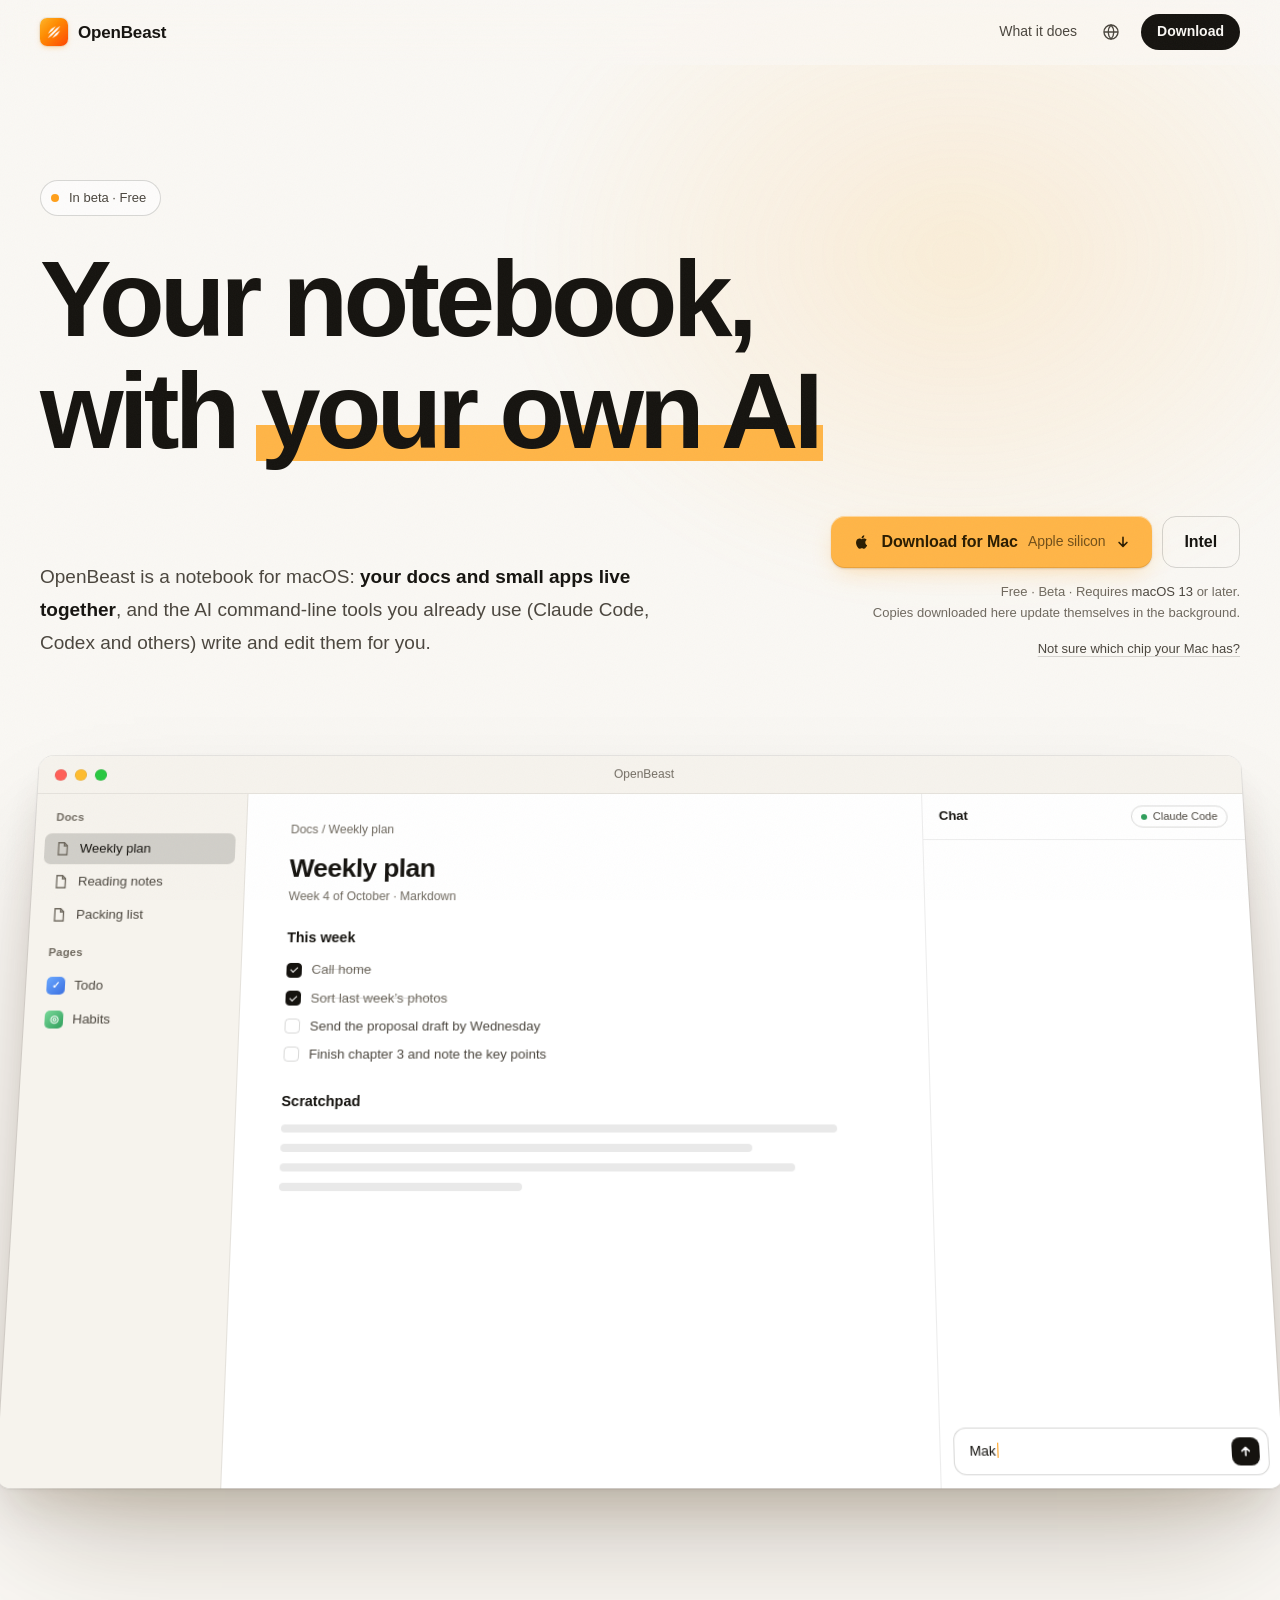
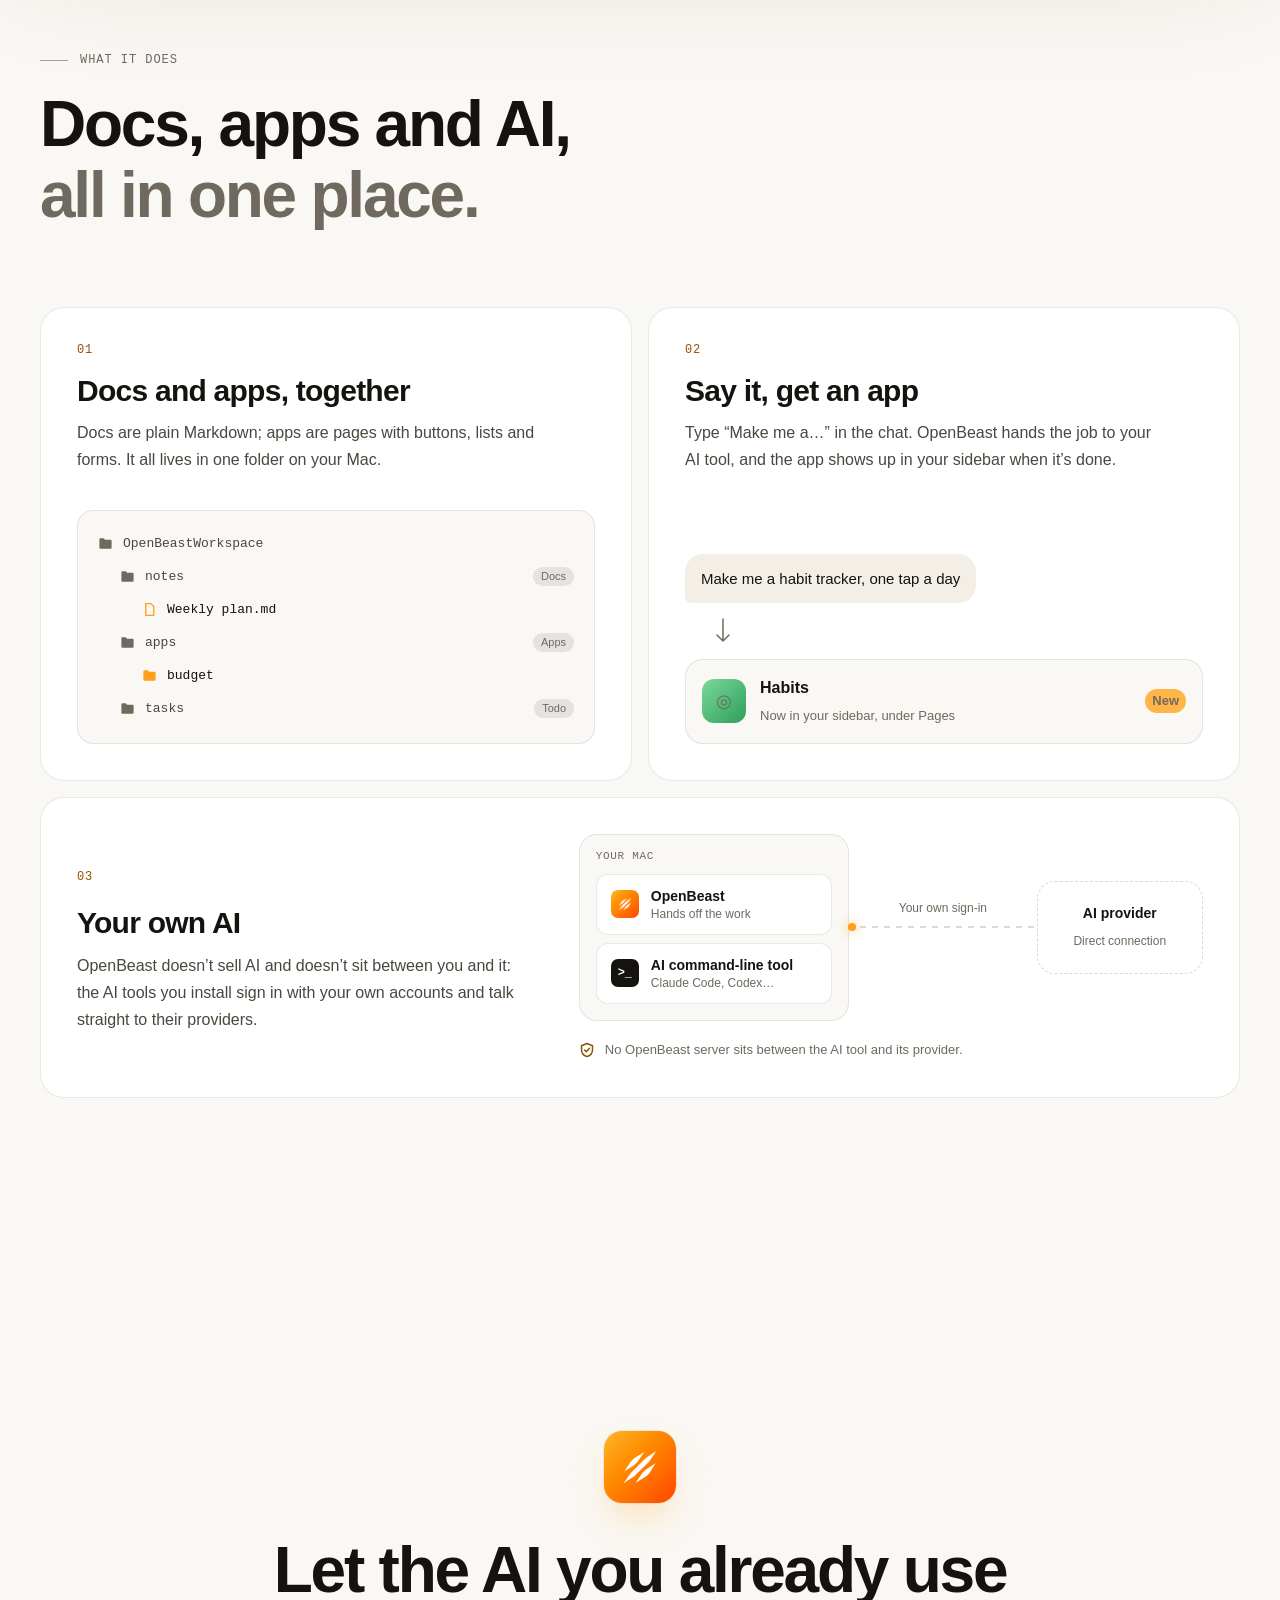
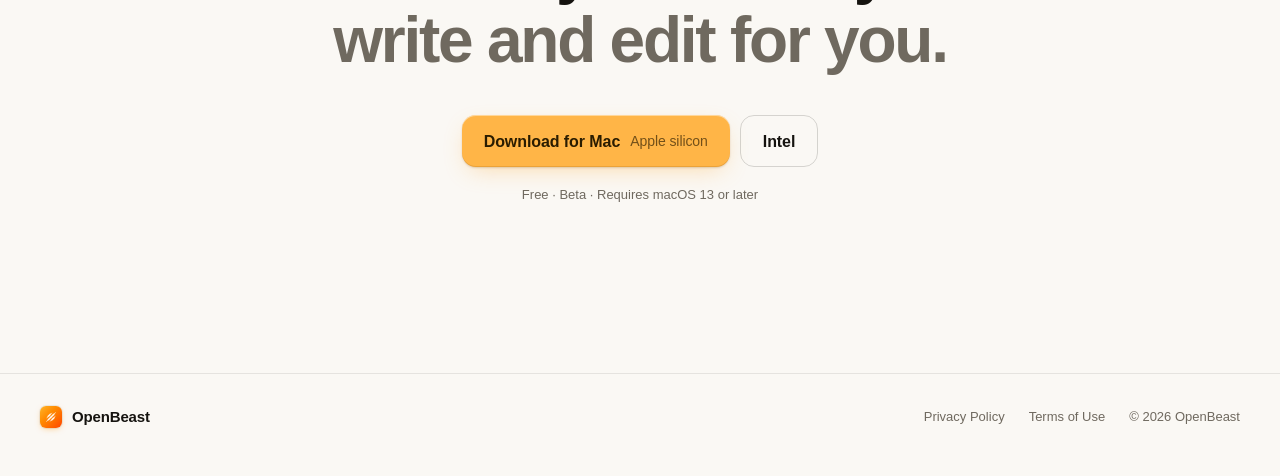
<file: index.html>
<!doctype html>
<html lang="en">
<head>
  <meta charset="utf-8" />
  <meta name="viewport" content="width=device-width, initial-scale=1, viewport-fit=cover" />
  <title>OpenBeast: an AI notebook for your Mac</title>
  <meta name="description" content="OpenBeast is a notebook for macOS: your docs and small apps live together, and the AI command-line tools you already use write and edit them for you." />
  <meta name="theme-color" content="#faf8f4" media="(prefers-color-scheme: light)" />
  <meta name="theme-color" content="#0d0c0a" media="(prefers-color-scheme: dark)" />
  <meta property="og:type" content="website" />
  <meta property="og:title" content="OpenBeast: an AI notebook for your Mac" />
  <meta property="og:description" content="Your docs and small apps live together, and the AI command-line tools you already use write and edit them for you." />
  <meta property="og:image" content="https://openbeast.app/icon.png" />
  <link rel="icon" href="/favicon.ico" sizes="32x32" />
  <link rel="icon" href="/icon.png" type="image/png" />
  <link rel="apple-touch-icon" href="/apple-touch-icon.png" />
  <link rel="stylesheet" href="/site.css" />
  <script>document.documentElement.classList.add("js");</script>
  <script src="/site.js" defer></script>
</head>
<body>
  <header class="nav" id="nav">
    <div class="container nav-inner">
      <a class="brand" href="/" aria-label="OpenBeast home"><img src="/icon.png" alt="" />OpenBeast</a>
      <nav class="nav-links" aria-label="Page">
        <a href="#features">What it does</a>
        <details class="lang">
          <summary aria-label="语言 / Language" title="语言 / Language"><svg width="18" height="18" viewBox="0 0 16 16" fill="none" stroke="currentColor" stroke-width="1.2" aria-hidden="true"><circle cx="8" cy="8" r="6.25"/><path d="M1.75 8h12.5M8 1.75c1.7 1.8 2.5 3.9 2.5 6.25S9.7 12.45 8 14.25C6.3 12.45 5.5 10.35 5.5 8S6.3 3.55 8 1.75Z"/></svg></summary>
          <div class="lang-menu">
            <a href="/" hreflang="en" lang="en" aria-current="page">English<svg width="14" height="14" viewBox="0 0 16 16" fill="none" stroke="currentColor" stroke-width="2" stroke-linecap="round" stroke-linejoin="round" aria-hidden="true"><path d="m3.5 8.5 3 3 6-7"/></svg></a>
            <a href="/zh" hreflang="zh-CN" lang="zh-CN">简体中文</a>
          </div>
        </details>
        <a class="pill" href="#download">Download</a>
      </nav>
    </div>
  </header>

  <main>
    <section class="hero" id="download">
      <div class="container">
        <span class="eyebrow rise" style="--i:0"><span class="dot"></span>In beta · Free</span>
        <h1>
          <span class="line rise" style="--i:1">Your notebook,</span>
          <span class="line rise" style="--i:2">with <mark>your own AI</mark></span>
        </h1>
        <div class="hero-foot">
          <p class="lede rise" style="--i:3">OpenBeast is a notebook for macOS: <strong>your docs and small apps live together</strong>, and the AI command-line tools you already use (Claude Code, Codex and others) write and edit them for you.</p>
          <div class="cta rise" style="--i:4">
            <div class="buttons">
              <a class="btn btn-primary" href="https://openbeast.app/download">
                <svg width="18" height="18" viewBox="0 0 24 24" fill="currentColor" aria-hidden="true"><path d="M16.37 12.6c-.02-2.3 1.88-3.4 1.96-3.46-1.07-1.56-2.73-1.77-3.32-1.8-1.41-.14-2.76.83-3.47.83-.72 0-1.82-.81-3-.79-1.54.02-2.96.9-3.75 2.27-1.6 2.78-.41 6.88 1.15 9.13.76 1.1 1.67 2.34 2.86 2.3 1.15-.05 1.58-.74 2.97-.74 1.38 0 1.78.74 2.99.72 1.24-.02 2.02-1.12 2.77-2.23.88-1.28 1.24-2.52 1.26-2.59-.03-.01-2.4-.92-2.42-3.65ZM14.1 5.86c.63-.77 1.06-1.83.94-2.89-.91.04-2.02.61-2.67 1.37-.58.67-1.1 1.76-.96 2.8 1.02.08 2.06-.52 2.69-1.28Z"/></svg>
                Download for Mac <span class="sub">Apple silicon</span>
                <svg class="arrow" width="14" height="14" viewBox="0 0 16 16" fill="none" stroke="currentColor" stroke-width="1.8" stroke-linecap="round" stroke-linejoin="round" aria-hidden="true"><path d="M8 2.5v10M3.5 8.5 8 13l4.5-4.5"/></svg>
              </a>
              <a class="btn btn-ghost" href="https://openbeast.app/download/intel">Intel</a>
            </div>
            <p class="fine">Free · Beta<span data-version hidden> · Latest <b></b></span> · Requires <b>macOS 13</b> or later.<br />Copies downloaded here update themselves in the background.</p>
            <details class="which">
              <summary>Not sure which chip your Mac has?</summary>
              <p>Click the Apple menu at the top left → “About This Mac”. If it says “Chip Apple M…”, pick Apple silicon; if it says “Processor Intel…”, pick Intel.</p>
            </details>
          </div>
        </div>

        <div class="stage rise" style="--i:5">
          <div class="window demo is-final" id="demo" role="img" aria-label="An OpenBeast window: in the chat on the right, someone asks for a budget app; once the AI tool has built it, “Budget” appears under Pages in the sidebar.">
            <div class="titlebar"><span class="lights"><i></i><i></i><i></i></span><span class="wt">OpenBeast</span></div>
            <div class="panes" aria-hidden="true">
              <aside class="side">
                <div class="side-label">Docs</div>
                <div class="item is-active"><svg class="ic" viewBox="0 0 16 16" fill="none" stroke="currentColor" stroke-width="1.3"><path d="M4 1.75h5.5L12.5 4.8v9.45H4z"/><path d="M9.5 1.75V5h3"/></svg>Weekly plan</div>
                <div class="item"><svg class="ic" viewBox="0 0 16 16" fill="none" stroke="currentColor" stroke-width="1.3"><path d="M4 1.75h5.5L12.5 4.8v9.45H4z"/><path d="M9.5 1.75V5h3"/></svg>Reading notes</div>
                <div class="item"><svg class="ic" viewBox="0 0 16 16" fill="none" stroke="currentColor" stroke-width="1.3"><path d="M4 1.75h5.5L12.5 4.8v9.45H4z"/><path d="M9.5 1.75V5h3"/></svg>Packing list</div>
                <div class="side-label">Pages</div>
                <div class="item"><span class="tile t1">✓</span>Todo</div>
                <div class="item"><span class="tile t2">◎</span>Habits</div>
                <div class="item new" data-beat="new"><span class="tile t3">$</span>Budget<span class="badge">New</span></div>
              </aside>

              <div class="doc">
                <div class="crumb">Docs / Weekly plan</div>
                <h4>Weekly plan</h4>
                <div class="meta">Week 4 of October · Markdown</div>
                <div class="h5">This week</div>
                <div class="check done"><span class="box"></span>Call home</div>
                <div class="check done"><span class="box"></span>Sort last week’s photos</div>
                <div class="check"><span class="box"></span>Send the proposal draft by Wednesday</div>
                <div class="check"><span class="box"></span>Finish chapter 3 and note the key points</div>
                <div class="h5">Scratchpad</div>
                <div class="bar" style="width:92%"></div>
                <div class="bar" style="width:78%"></div>
                <div class="bar" style="width:85%"></div>
                <div class="bar" style="width:40%"></div>
              </div>

              <div class="chat">
                <div class="chat-head">Chat<span class="chip">Claude Code</span></div>
                <div class="msgs">
                  <div class="msg me beat" data-beat="ask">Make me a budget app with monthly totals</div>
                  <div class="msg ai beat" data-beat="reply">
                    Sure, handing it to Claude Code.
                    <ul class="steps">
                      <li class="step beat" data-beat="s1"><span class="st"></span>Create the app’s folder</li>
                      <li class="step beat" data-beat="s2"><span class="st"></span>Write pages: add entries, monthly totals</li>
                      <li class="step beat" data-beat="s3"><span class="st"></span>Build passes</li>
                    </ul>
                  </div>
                  <div class="msg ai beat" data-beat="done">“Budget” is ready, in the sidebar.</div>
                </div>
                <div class="composer"><span class="field" data-placeholder="Ask the AI to make something…"></span><span class="send"><svg width="12" height="12" viewBox="0 0 16 16" fill="none" stroke="currentColor" stroke-width="2" stroke-linecap="round" stroke-linejoin="round"><path d="M8 13V3M3.5 7.5 8 3l4.5 4.5"/></svg></span></div>
              </div>
            </div>
          </div>
        </div>
      </div>
    </section>

    <section class="section" id="features">
      <div class="container">
        <span class="kicker reveal">What it does</span>
        <h2 class="reveal" style="--i:1">Docs, apps and AI,<br /><em>all in one place.</em></h2>

        <div class="bento">
          <article class="card reveal">
            <span class="num">01</span>
            <h3>Docs and apps, together</h3>
            <p>Docs are plain Markdown; apps are pages with buttons, lists and forms. It all lives in one folder on your Mac.</p>
            <div class="viz" aria-hidden="true">
              <div class="tree">
                <div><svg viewBox="0 0 16 16" fill="currentColor"><path d="M1.5 3.5A1 1 0 0 1 2.5 2.5h3.6l1.4 1.5h6a1 1 0 0 1 1 1v7.5a1 1 0 0 1-1 1h-11a1 1 0 0 1-1-1z"/></svg>OpenBeastWorkspace</div>
                <div style="--d:1"><svg viewBox="0 0 16 16" fill="currentColor"><path d="M1.5 3.5A1 1 0 0 1 2.5 2.5h3.6l1.4 1.5h6a1 1 0 0 1 1 1v7.5a1 1 0 0 1-1 1h-11a1 1 0 0 1-1-1z"/></svg>notes<span class="tag">Docs</span></div>
                <div style="--d:2" class="hl"><svg viewBox="0 0 16 16" fill="none" stroke="currentColor" stroke-width="1.4"><path d="M4 1.75h5.5L12.5 4.8v9.45H4z"/></svg>Weekly plan.md</div>
                <div style="--d:1"><svg viewBox="0 0 16 16" fill="currentColor"><path d="M1.5 3.5A1 1 0 0 1 2.5 2.5h3.6l1.4 1.5h6a1 1 0 0 1 1 1v7.5a1 1 0 0 1-1 1h-11a1 1 0 0 1-1-1z"/></svg>apps<span class="tag">Apps</span></div>
                <div style="--d:2" class="hl"><svg viewBox="0 0 16 16" fill="currentColor"><path d="M1.5 3.5A1 1 0 0 1 2.5 2.5h3.6l1.4 1.5h6a1 1 0 0 1 1 1v7.5a1 1 0 0 1-1 1h-11a1 1 0 0 1-1-1z"/></svg>budget</div>
                <div style="--d:1"><svg viewBox="0 0 16 16" fill="currentColor"><path d="M1.5 3.5A1 1 0 0 1 2.5 2.5h3.6l1.4 1.5h6a1 1 0 0 1 1 1v7.5a1 1 0 0 1-1 1h-11a1 1 0 0 1-1-1z"/></svg>tasks<span class="tag">Todo</span></div>
              </div>
            </div>
          </article>

          <article class="card reveal" style="--i:1">
            <span class="num">02</span>
            <h3>Say it, get an app</h3>
            <p>Type “Make me a…” in the chat. OpenBeast hands the job to your AI tool, and the app shows up in your sidebar when it’s done.</p>
            <div class="viz" aria-hidden="true">
              <div class="make">
                <div class="ask">Make me a habit tracker, one tap a day</div>
                <svg class="arrow-down" width="20" height="28" viewBox="0 0 20 28" fill="none" stroke="currentColor" stroke-width="1.5" stroke-linecap="round" stroke-linejoin="round"><path d="M10 2v22M4 18l6 6 6-6"/></svg>
                <div class="app-card"><span class="tile t2">◎</span><div><b>Habits</b><span>Now in your sidebar, under Pages</span></div><span class="badge">New</span></div>
              </div>
            </div>
          </article>

          <article class="card wide reveal">
            <div>
              <span class="num">03</span>
              <h3>Your own AI</h3>
              <p>OpenBeast doesn’t sell AI and doesn’t sit between you and it: the AI tools you install sign in with your own accounts and talk straight to their providers.</p>
            </div>
            <div aria-hidden="true">
              <div class="route">
                <div class="mac">
                  <div class="mac-title">Your Mac</div>
                  <div class="node"><img src="/icon.png" alt="" /><span><b>OpenBeast</b><small>Hands off the work</small></span></div>
                  <div class="node"><span class="term">&gt;_</span><span><b>AI command-line tool</b><small>Claude Code, Codex…</small></span></div>
                </div>
                <div class="wire"><span>Your own sign-in</span></div>
                <div class="vendor"><b>AI provider</b><span>Direct connection</span></div>
              </div>
              <div class="note"><svg width="16" height="16" viewBox="0 0 16 16" fill="none" stroke="currentColor" stroke-width="1.5" stroke-linecap="round" stroke-linejoin="round"><path d="M8 1.5 2.5 3.8v3.9c0 3.2 2.3 5.9 5.5 6.8 3.2-.9 5.5-3.6 5.5-6.8V3.8z"/><path d="m5.6 8 1.7 1.7 3.2-3.4"/></svg>No OpenBeast server sits between the AI tool and its provider.</div>
            </div>
          </article>
        </div>
      </div>
    </section>

    <section class="section closing">
      <div class="container">
        <img class="mark-icon reveal" src="/icon.png" alt="" />
        <h2 class="reveal" style="--i:1">Let the AI you already use<br /><em>write and edit for you.</em></h2>
        <div class="buttons reveal" style="--i:2">
          <a class="btn btn-primary" href="https://openbeast.app/download">Download for Mac <span class="sub">Apple silicon</span></a>
          <a class="btn btn-ghost" href="https://openbeast.app/download/intel">Intel</a>
        </div>
        <p class="fine reveal" style="--i:3">Free · Beta · Requires macOS 13 or later</p>
      </div>
    </section>
  </main>

  <footer class="footer">
    <div class="container footer-inner">
      <a class="brand" href="/"><img src="/icon.png" alt="" />OpenBeast</a>
      <div class="footer-links">
        <a href="/privacy">Privacy Policy</a>
        <a href="/terms">Terms of Use</a>
        <span>© 2026 OpenBeast</span>
      </div>
    </div>
  </footer>
</body>
</html>
</file>
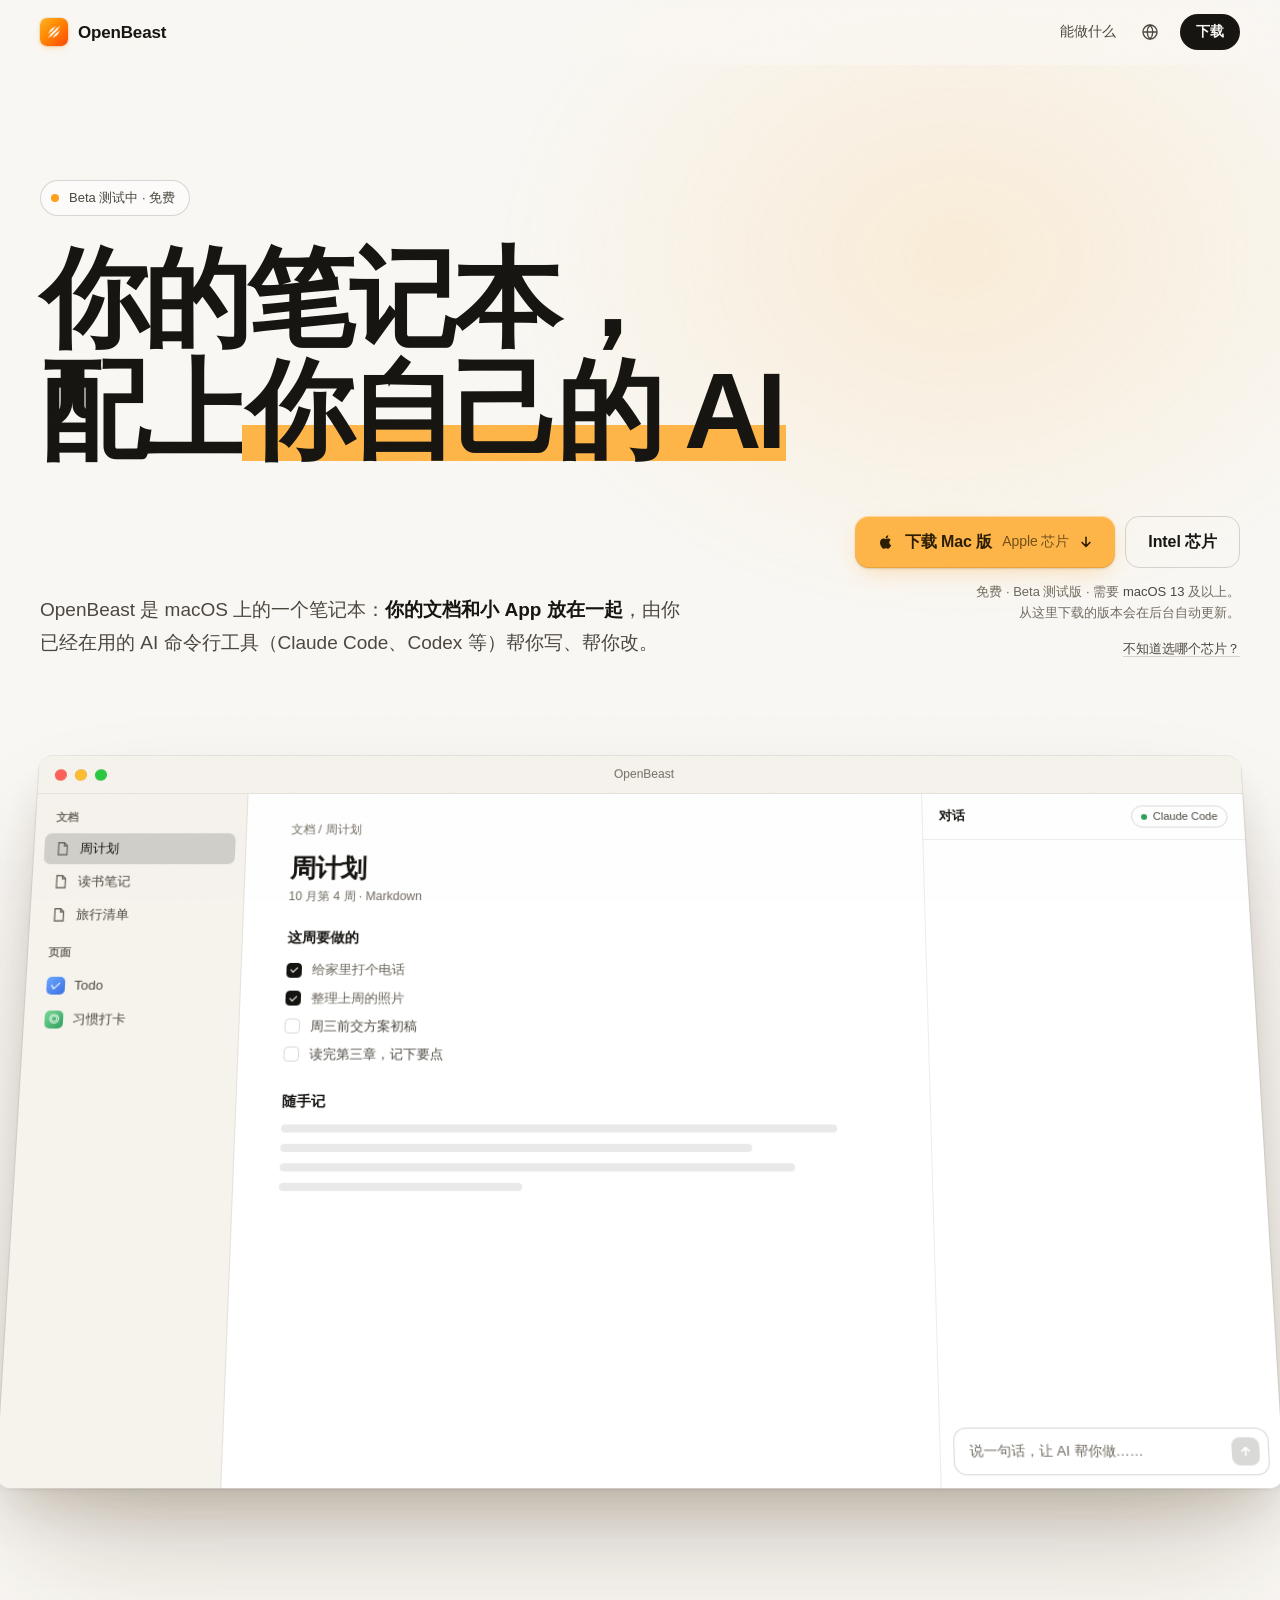
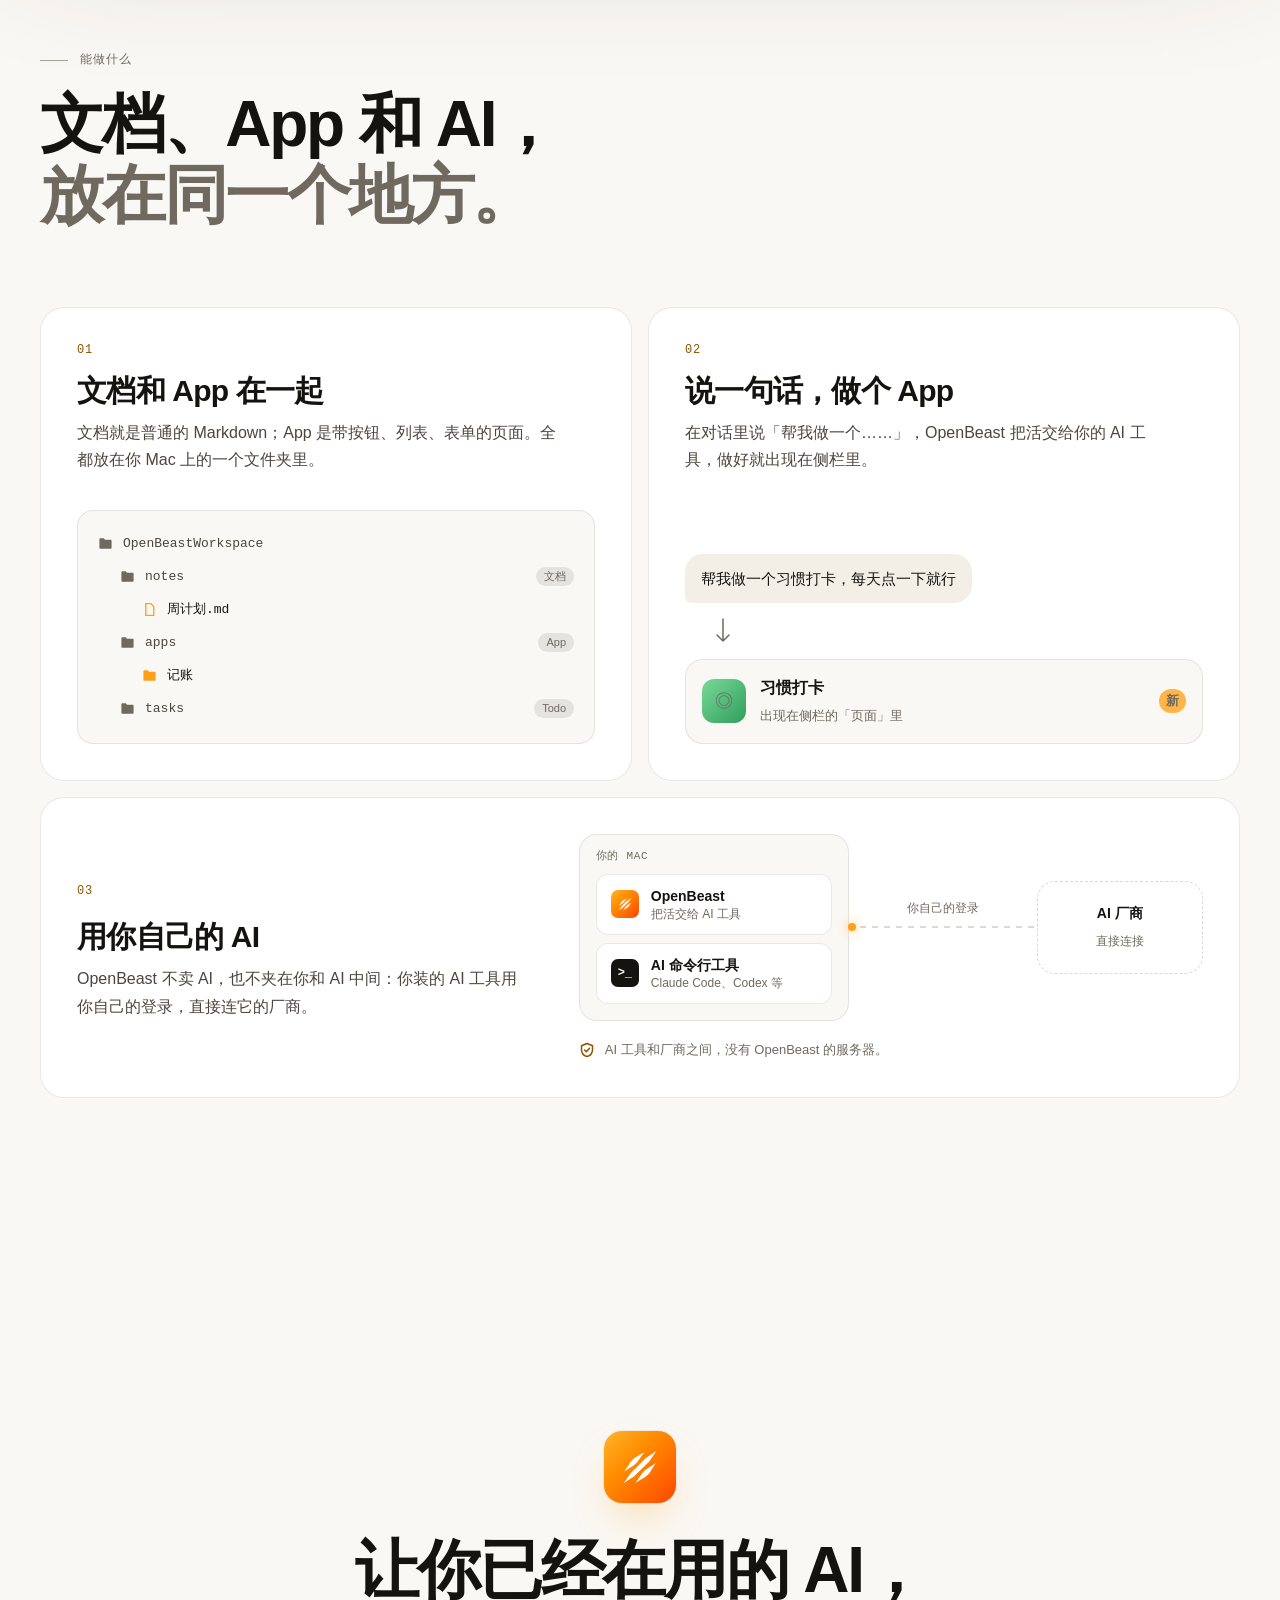
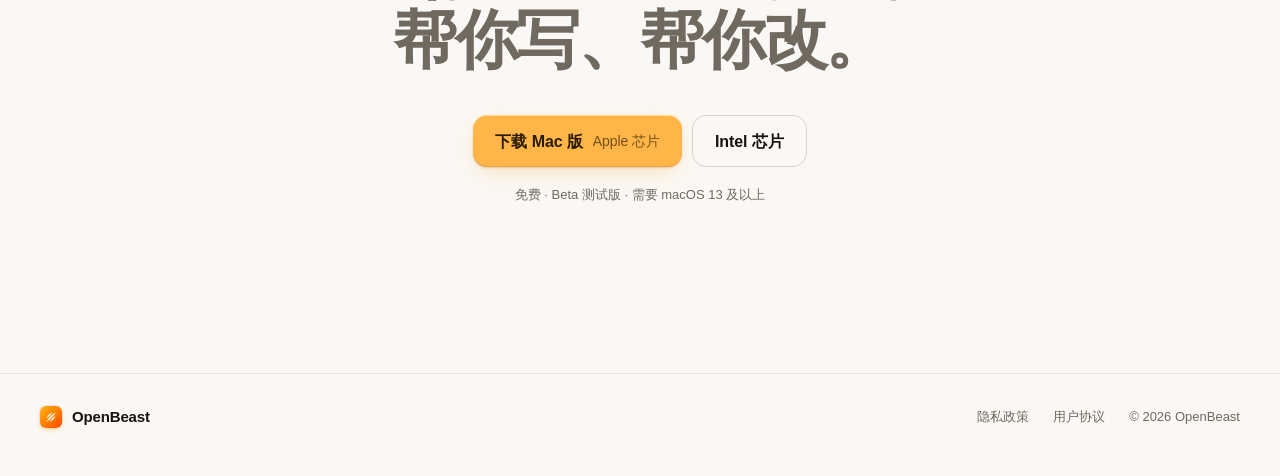
<file: zh/index.html>
<!doctype html>
<html lang="zh-CN">
<head>
  <meta charset="utf-8" />
  <meta name="viewport" content="width=device-width, initial-scale=1, viewport-fit=cover" />
  <title>OpenBeast：Mac 上的 AI 笔记本</title>
  <meta name="description" content="OpenBeast 是 macOS 上的一个笔记本：你的文档和小 App 放在一起，由你已经在用的 AI 命令行工具帮你写、帮你改。" />
  <meta name="theme-color" content="#faf8f4" media="(prefers-color-scheme: light)" />
  <meta name="theme-color" content="#0d0c0a" media="(prefers-color-scheme: dark)" />
  <meta property="og:type" content="website" />
  <meta property="og:title" content="OpenBeast：Mac 上的 AI 笔记本" />
  <meta property="og:description" content="你的文档和小 App 放在一起，由你已经在用的 AI 命令行工具帮你写、帮你改。" />
  <meta property="og:image" content="https://openbeast.app/icon.png" />
  <link rel="icon" href="/favicon.ico" sizes="32x32" />
  <link rel="icon" href="/icon.png" type="image/png" />
  <link rel="apple-touch-icon" href="/apple-touch-icon.png" />
  <link rel="stylesheet" href="/site.css" />
  <script>document.documentElement.classList.add("js");</script>
  <script src="/site.js" defer></script>
</head>
<body>
  <header class="nav" id="nav">
    <div class="container nav-inner">
      <a class="brand" href="/zh" aria-label="OpenBeast 首页"><img src="/icon.png" alt="" />OpenBeast</a>
      <nav class="nav-links" aria-label="页面导航">
        <a href="#features">能做什么</a>
        <details class="lang" data-site="global">
          <summary aria-label="语言 / Language" title="语言 / Language"><svg width="18" height="18" viewBox="0 0 16 16" fill="none" stroke="currentColor" stroke-width="1.2" aria-hidden="true"><circle cx="8" cy="8" r="6.25"/><path d="M1.75 8h12.5M8 1.75c1.7 1.8 2.5 3.9 2.5 6.25S9.7 12.45 8 14.25C6.3 12.45 5.5 10.35 5.5 8S6.3 3.55 8 1.75Z"/></svg></summary>
          <div class="lang-menu">
            <a href="/" hreflang="en" lang="en">English</a>
            <a href="/zh" hreflang="zh-CN" lang="zh-CN" aria-current="page">简体中文<svg width="14" height="14" viewBox="0 0 16 16" fill="none" stroke="currentColor" stroke-width="2" stroke-linecap="round" stroke-linejoin="round" aria-hidden="true"><path d="m3.5 8.5 3 3 6-7"/></svg></a>
          </div>
        </details>
        <a class="pill" href="#download">下载</a>
      </nav>
    </div>
  </header>

  <main>
    <section class="hero" id="download">
      <div class="container">
        <span class="eyebrow rise" style="--i:0"><span class="dot"></span>Beta 测试中 · 免费</span>
        <h1>
          <span class="line rise" style="--i:1">你的笔记本，</span>
          <span class="line rise" style="--i:2">配上<mark>你自己的 AI</mark></span>
        </h1>
        <div class="hero-foot">
          <p class="lede rise" style="--i:3">OpenBeast 是 macOS 上的一个笔记本：<strong>你的文档和小 App 放在一起</strong>，由你已经在用的 AI 命令行工具（Claude Code、Codex 等）帮你写、帮你改。</p>
          <div class="cta rise" style="--i:4">
            <div class="buttons">
              <a class="btn btn-primary" href="https://openbeast.app/download">
                <svg width="18" height="18" viewBox="0 0 24 24" fill="currentColor" aria-hidden="true"><path d="M16.37 12.6c-.02-2.3 1.88-3.4 1.96-3.46-1.07-1.56-2.73-1.77-3.32-1.8-1.41-.14-2.76.83-3.47.83-.72 0-1.82-.81-3-.79-1.54.02-2.96.9-3.75 2.27-1.6 2.78-.41 6.88 1.15 9.13.76 1.1 1.67 2.34 2.86 2.3 1.15-.05 1.58-.74 2.97-.74 1.38 0 1.78.74 2.99.72 1.24-.02 2.02-1.12 2.77-2.23.88-1.28 1.24-2.52 1.26-2.59-.03-.01-2.4-.92-2.42-3.65ZM14.1 5.86c.63-.77 1.06-1.83.94-2.89-.91.04-2.02.61-2.67 1.37-.58.67-1.1 1.76-.96 2.8 1.02.08 2.06-.52 2.69-1.28Z"/></svg>
                下载 Mac 版 <span class="sub">Apple 芯片</span>
                <svg class="arrow" width="14" height="14" viewBox="0 0 16 16" fill="none" stroke="currentColor" stroke-width="1.8" stroke-linecap="round" stroke-linejoin="round" aria-hidden="true"><path d="M8 2.5v10M3.5 8.5 8 13l4.5-4.5"/></svg>
              </a>
              <a class="btn btn-ghost" href="https://openbeast.app/download/intel">Intel 芯片</a>
            </div>
            <p class="fine">免费 · Beta 测试版<span data-version hidden> · 最新版本 <b></b></span> · 需要 <b>macOS 13</b> 及以上。<br />从这里下载的版本会在后台自动更新。</p>
            <details class="which">
              <summary>不知道选哪个芯片？</summary>
              <p>点屏幕左上角的苹果标志 →「关于本机」：写着「芯片 Apple M…」选 Apple 芯片，写着「处理器 Intel…」选 Intel 芯片。</p>
            </details>
          </div>
        </div>

        <div class="stage rise" style="--i:5">
          <div class="window demo is-final" id="demo" role="img" aria-label="OpenBeast 窗口示意：在右侧对话里说「帮我做一个记账 App」，AI 工具做好后，「记账」出现在左侧栏的页面里。">
            <div class="titlebar"><span class="lights"><i></i><i></i><i></i></span><span class="wt">OpenBeast</span></div>
            <div class="panes" aria-hidden="true">
              <aside class="side">
                <div class="side-label">文档</div>
                <div class="item is-active"><svg class="ic" viewBox="0 0 16 16" fill="none" stroke="currentColor" stroke-width="1.3"><path d="M4 1.75h5.5L12.5 4.8v9.45H4z"/><path d="M9.5 1.75V5h3"/></svg>周计划</div>
                <div class="item"><svg class="ic" viewBox="0 0 16 16" fill="none" stroke="currentColor" stroke-width="1.3"><path d="M4 1.75h5.5L12.5 4.8v9.45H4z"/><path d="M9.5 1.75V5h3"/></svg>读书笔记</div>
                <div class="item"><svg class="ic" viewBox="0 0 16 16" fill="none" stroke="currentColor" stroke-width="1.3"><path d="M4 1.75h5.5L12.5 4.8v9.45H4z"/><path d="M9.5 1.75V5h3"/></svg>旅行清单</div>
                <div class="side-label">页面</div>
                <div class="item"><span class="tile t1">✓</span>Todo</div>
                <div class="item"><span class="tile t2">◎</span>习惯打卡</div>
                <div class="item new" data-beat="new"><span class="tile t3">¥</span>记账<span class="badge">新</span></div>
              </aside>

              <div class="doc">
                <div class="crumb">文档 / 周计划</div>
                <h4>周计划</h4>
                <div class="meta">10 月第 4 周 · Markdown</div>
                <div class="h5">这周要做的</div>
                <div class="check done"><span class="box"></span>给家里打个电话</div>
                <div class="check done"><span class="box"></span>整理上周的照片</div>
                <div class="check"><span class="box"></span>周三前交方案初稿</div>
                <div class="check"><span class="box"></span>读完第三章，记下要点</div>
                <div class="h5">随手记</div>
                <div class="bar" style="width:92%"></div>
                <div class="bar" style="width:78%"></div>
                <div class="bar" style="width:85%"></div>
                <div class="bar" style="width:40%"></div>
              </div>

              <div class="chat">
                <div class="chat-head">对话<span class="chip">Claude Code</span></div>
                <div class="msgs">
                  <div class="msg me beat" data-beat="ask">帮我做一个记账 App，能按月看花了多少</div>
                  <div class="msg ai beat" data-beat="reply">
                    好的，交给 Claude Code 去做。
                    <ul class="steps">
                      <li class="step beat" data-beat="s1"><span class="st"></span>建好 App 的文件夹</li>
                      <li class="step beat" data-beat="s2"><span class="st"></span>写页面：记一笔、按月汇总</li>
                      <li class="step beat" data-beat="s3"><span class="st"></span>编译通过</li>
                    </ul>
                  </div>
                  <div class="msg ai beat" data-beat="done">「记账」做好了，在侧栏里。</div>
                </div>
                <div class="composer"><span class="field" data-placeholder="说一句话，让 AI 帮你做……"></span><span class="send"><svg width="12" height="12" viewBox="0 0 16 16" fill="none" stroke="currentColor" stroke-width="2" stroke-linecap="round" stroke-linejoin="round"><path d="M8 13V3M3.5 7.5 8 3l4.5 4.5"/></svg></span></div>
              </div>
            </div>
          </div>
        </div>
      </div>
    </section>

    <section class="section" id="features">
      <div class="container">
        <span class="kicker reveal">能做什么</span>
        <h2 class="reveal" style="--i:1">文档、App 和 AI，<br /><em>放在同一个地方。</em></h2>

        <div class="bento">
          <article class="card reveal">
            <span class="num">01</span>
            <h3>文档和 App 在一起</h3>
            <p>文档就是普通的 Markdown；App 是带按钮、列表、表单的页面。全都放在你 Mac 上的一个文件夹里。</p>
            <div class="viz" aria-hidden="true">
              <div class="tree">
                <div><svg viewBox="0 0 16 16" fill="currentColor"><path d="M1.5 3.5A1 1 0 0 1 2.5 2.5h3.6l1.4 1.5h6a1 1 0 0 1 1 1v7.5a1 1 0 0 1-1 1h-11a1 1 0 0 1-1-1z"/></svg>OpenBeastWorkspace</div>
                <div style="--d:1"><svg viewBox="0 0 16 16" fill="currentColor"><path d="M1.5 3.5A1 1 0 0 1 2.5 2.5h3.6l1.4 1.5h6a1 1 0 0 1 1 1v7.5a1 1 0 0 1-1 1h-11a1 1 0 0 1-1-1z"/></svg>notes<span class="tag">文档</span></div>
                <div style="--d:2" class="hl"><svg viewBox="0 0 16 16" fill="none" stroke="currentColor" stroke-width="1.4"><path d="M4 1.75h5.5L12.5 4.8v9.45H4z"/></svg>周计划.md</div>
                <div style="--d:1"><svg viewBox="0 0 16 16" fill="currentColor"><path d="M1.5 3.5A1 1 0 0 1 2.5 2.5h3.6l1.4 1.5h6a1 1 0 0 1 1 1v7.5a1 1 0 0 1-1 1h-11a1 1 0 0 1-1-1z"/></svg>apps<span class="tag">App</span></div>
                <div style="--d:2" class="hl"><svg viewBox="0 0 16 16" fill="currentColor"><path d="M1.5 3.5A1 1 0 0 1 2.5 2.5h3.6l1.4 1.5h6a1 1 0 0 1 1 1v7.5a1 1 0 0 1-1 1h-11a1 1 0 0 1-1-1z"/></svg>记账</div>
                <div style="--d:1"><svg viewBox="0 0 16 16" fill="currentColor"><path d="M1.5 3.5A1 1 0 0 1 2.5 2.5h3.6l1.4 1.5h6a1 1 0 0 1 1 1v7.5a1 1 0 0 1-1 1h-11a1 1 0 0 1-1-1z"/></svg>tasks<span class="tag">Todo</span></div>
              </div>
            </div>
          </article>

          <article class="card reveal" style="--i:1">
            <span class="num">02</span>
            <h3>说一句话，做个 App</h3>
            <p>在对话里说「帮我做一个……」，OpenBeast 把活交给你的 AI 工具，做好就出现在侧栏里。</p>
            <div class="viz" aria-hidden="true">
              <div class="make">
                <div class="ask">帮我做一个习惯打卡，每天点一下就行</div>
                <svg class="arrow-down" width="20" height="28" viewBox="0 0 20 28" fill="none" stroke="currentColor" stroke-width="1.5" stroke-linecap="round" stroke-linejoin="round"><path d="M10 2v22M4 18l6 6 6-6"/></svg>
                <div class="app-card"><span class="tile t2">◎</span><div><b>习惯打卡</b><span>出现在侧栏的「页面」里</span></div><span class="badge">新</span></div>
              </div>
            </div>
          </article>

          <article class="card wide reveal">
            <div>
              <span class="num">03</span>
              <h3>用你自己的 AI</h3>
              <p>OpenBeast 不卖 AI，也不夹在你和 AI 中间：你装的 AI 工具用你自己的登录，直接连它的厂商。</p>
            </div>
            <div aria-hidden="true">
              <div class="route">
                <div class="mac">
                  <div class="mac-title">你的 Mac</div>
                  <div class="node"><img src="/icon.png" alt="" /><span><b>OpenBeast</b><small>把活交给 AI 工具</small></span></div>
                  <div class="node"><span class="term">&gt;_</span><span><b>AI 命令行工具</b><small>Claude Code、Codex 等</small></span></div>
                </div>
                <div class="wire"><span>你自己的登录</span></div>
                <div class="vendor"><b>AI 厂商</b><span>直接连接</span></div>
              </div>
              <div class="note"><svg width="16" height="16" viewBox="0 0 16 16" fill="none" stroke="currentColor" stroke-width="1.5" stroke-linecap="round" stroke-linejoin="round"><path d="M8 1.5 2.5 3.8v3.9c0 3.2 2.3 5.9 5.5 6.8 3.2-.9 5.5-3.6 5.5-6.8V3.8z"/><path d="m5.6 8 1.7 1.7 3.2-3.4"/></svg>AI 工具和厂商之间，没有 OpenBeast 的服务器。</div>
            </div>
          </article>
        </div>
      </div>
    </section>


    <section class="section closing">
      <div class="container">
        <img class="mark-icon reveal" src="/icon.png" alt="" />
        <h2 class="reveal" style="--i:1">让你已经在用的 AI，<br /><em>帮你写、帮你改。</em></h2>
        <div class="buttons reveal" style="--i:2">
          <a class="btn btn-primary" href="https://openbeast.app/download">下载 Mac 版 <span class="sub">Apple 芯片</span></a>
          <a class="btn btn-ghost" href="https://openbeast.app/download/intel">Intel 芯片</a>
        </div>
        <p class="fine reveal" style="--i:3">免费 · Beta 测试版 · 需要 macOS 13 及以上</p>
      </div>
    </section>
  </main>

  <footer class="footer">
    <div class="container footer-inner">
      <a class="brand" href="/zh"><img src="/icon.png" alt="" />OpenBeast</a>
      <div class="footer-links">
        <a href="/zh/privacy">隐私政策</a>
        <a href="/zh/terms">用户协议</a>
        <span data-site="global">© 2026 OpenBeast</span>
      </div>
    </div>
  </footer>
</body>
</html>
</file>
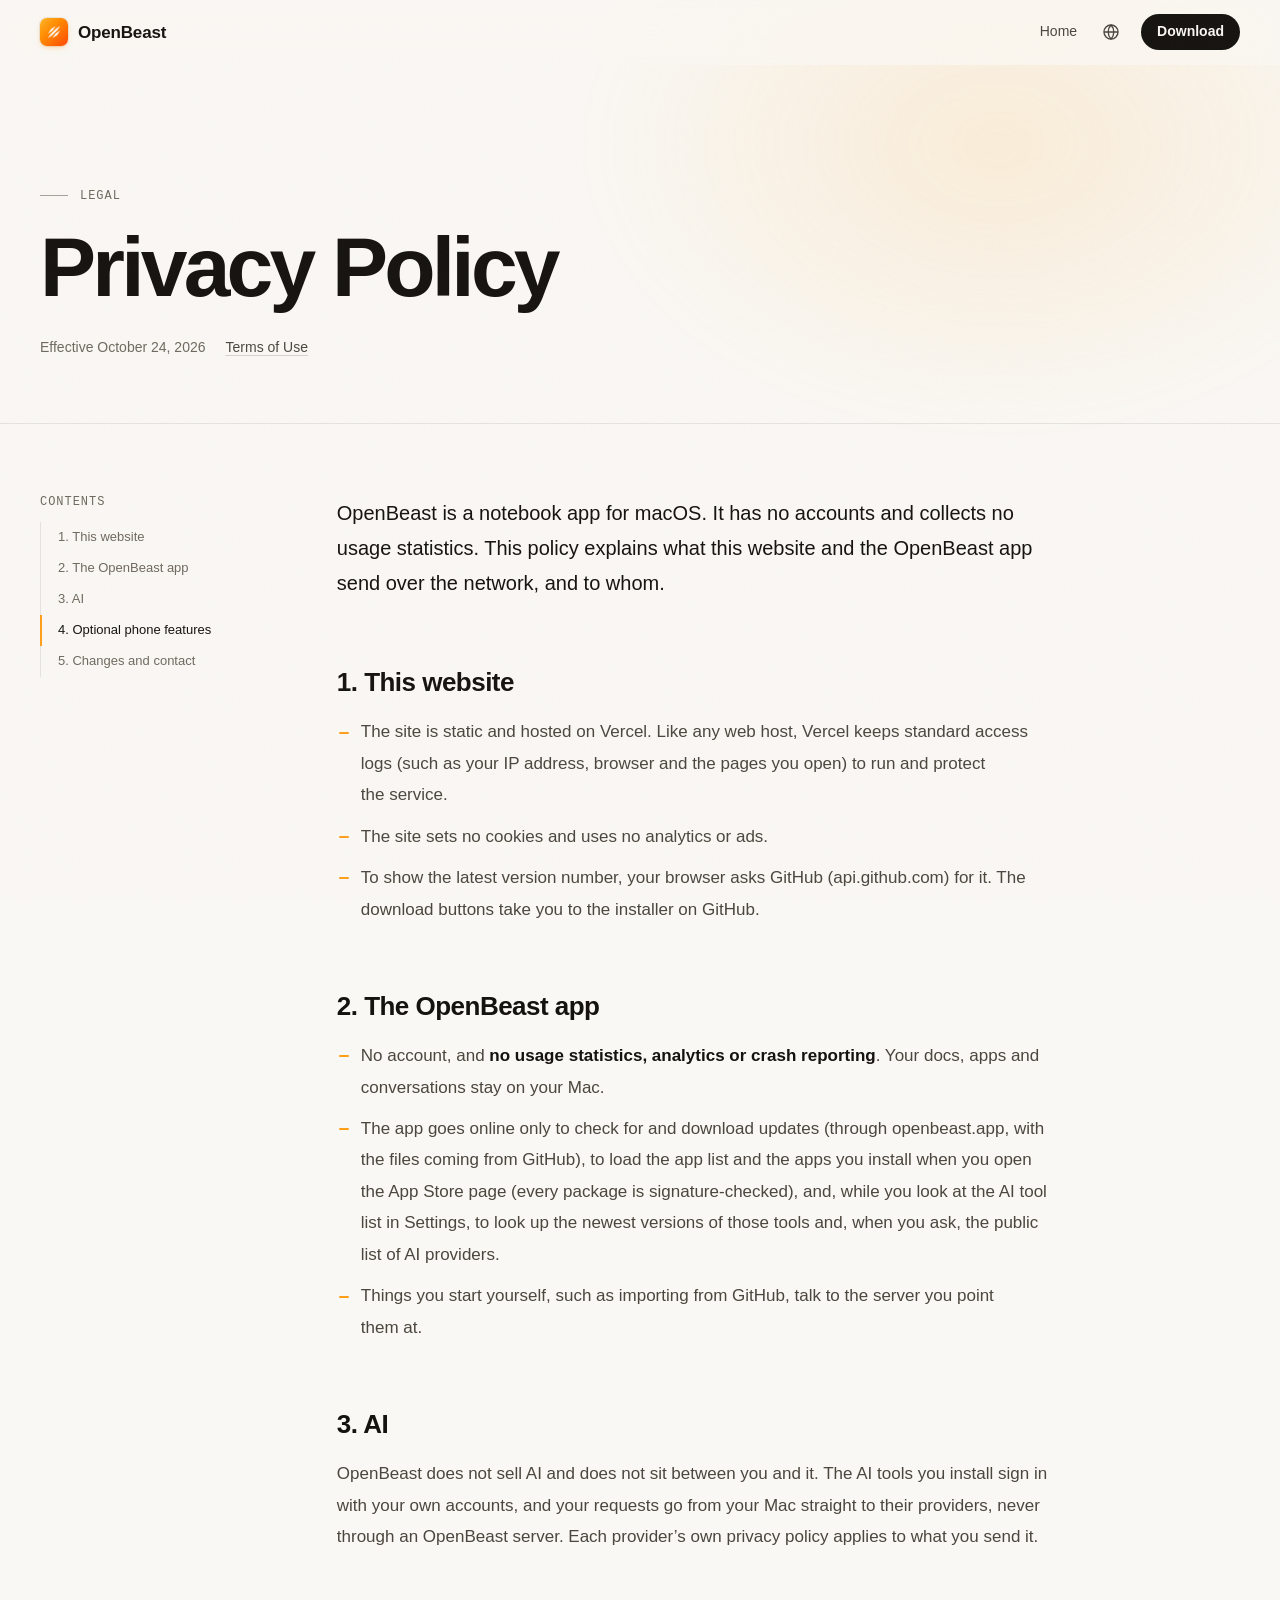
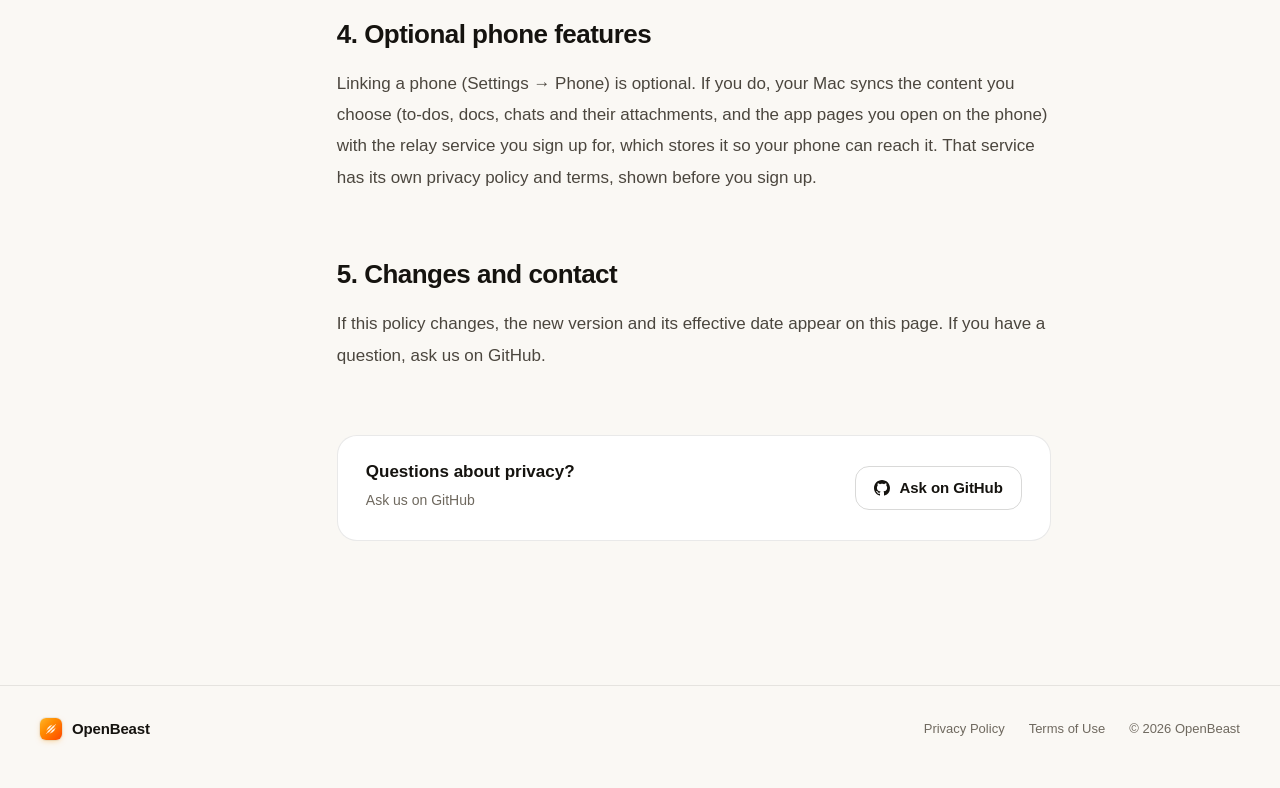
<file: privacy.html>
<!doctype html>
<html lang="en">
<head>
  <meta charset="utf-8" />
  <meta name="viewport" content="width=device-width, initial-scale=1, viewport-fit=cover" />
  <title>Privacy Policy · OpenBeast</title>
  <meta name="description" content="What the OpenBeast website and app send over the network, and to whom." />
  <meta name="theme-color" content="#faf8f4" media="(prefers-color-scheme: light)" />
  <meta name="theme-color" content="#0d0c0a" media="(prefers-color-scheme: dark)" />
  <link rel="icon" href="/favicon.ico" sizes="32x32" />
  <link rel="icon" href="/icon.png" type="image/png" />
  <link rel="apple-touch-icon" href="/apple-touch-icon.png" />
  <link rel="stylesheet" href="/site.css" />
  <script>document.documentElement.classList.add("js");</script>
  <script src="/site.js" defer></script>
</head>
<body>
  <header class="nav" id="nav">
    <div class="container nav-inner">
      <a class="brand" href="/" aria-label="OpenBeast home"><img src="/icon.png" alt="" />OpenBeast</a>
      <nav class="nav-links" aria-label="Page">
        <a href="/">Home</a>
        <details class="lang">
          <summary aria-label="Language / 语言" title="Language / 语言"><svg width="18" height="18" viewBox="0 0 16 16" fill="none" stroke="currentColor" stroke-width="1.2" aria-hidden="true"><circle cx="8" cy="8" r="6.25"/><path d="M1.75 8h12.5M8 1.75c1.7 1.8 2.5 3.9 2.5 6.25S9.7 12.45 8 14.25C6.3 12.45 5.5 10.35 5.5 8S6.3 3.55 8 1.75Z"/></svg></summary>
          <div class="lang-menu">
            <a href="/privacy" hreflang="en" lang="en" aria-current="page">English<svg width="14" height="14" viewBox="0 0 16 16" fill="none" stroke="currentColor" stroke-width="2" stroke-linecap="round" stroke-linejoin="round" aria-hidden="true"><path d="m3.5 8.5 3 3 6-7"/></svg></a>
            <a href="/zh/privacy" hreflang="zh-CN" lang="zh-CN">简体中文</a>
          </div>
        </details>
        <a class="pill" href="/#download">Download</a>
      </nav>
    </div>
  </header>

  <main>
    <section class="legal-hero">
      <div class="container">
        <span class="kicker rise" style="--i:0">Legal</span>
        <h1 class="rise" style="--i:1">Privacy Policy</h1>
        <p class="legal-meta rise" style="--i:2"><span>Effective October 24, 2026</span><a href="/terms">Terms of Use</a></p>
      </div>
    </section>

    <div class="container legal-layout">
      <nav class="toc" aria-label="On this page" data-toc hidden><div class="toc-title">Contents</div></nav>
      <article class="legal">
        <p class="lead">OpenBeast is a notebook app for macOS. It has no accounts and collects no usage statistics. This policy explains what this website and the OpenBeast app send over the network, and to whom.</p>

        <h2>1. This website</h2>
        <ul>
          <li>The site is static and hosted on Vercel. Like any web host, Vercel keeps standard access logs (such as your IP address, browser and the pages you open) to run and protect the service.</li>
          <li>The site sets no cookies and uses no analytics or ads.</li>
          <li>To show the latest version number, your browser asks GitHub (api.github.com) for it. The download buttons take you to the installer on GitHub.</li>
        </ul>

        <h2>2. The OpenBeast app</h2>
        <ul>
          <li>No account, and <strong>no usage statistics, analytics or crash reporting</strong>. Your docs, apps and conversations stay on your Mac.</li>
          <li>The app goes online only to check for and download updates (through openbeast.app, with the files coming from GitHub), to load the app list and the apps you install when you open the App Store page (every package is signature-checked), and, while you look at the AI tool list in Settings, to look up the newest versions of those tools and, when you ask, the public list of AI providers.</li>
          <li>Things you start yourself, such as importing from GitHub, talk to the server you point them at.</li>
        </ul>

        <h2>3. AI</h2>
        <p>OpenBeast does not sell AI and does not sit between you and it. The AI tools you install sign in with your own accounts, and your requests go from your Mac straight to their providers, never through an OpenBeast server. Each provider’s own privacy policy applies to what you send it.</p>

        <h2>4. Optional phone features</h2>
        <p>Linking a phone (Settings → Phone) is optional. If you do, your Mac syncs the content you choose (to-dos, docs, chats and their attachments, and the app pages you open on the phone) with the relay service you sign up for, which stores it so your phone can reach it. That service has its own privacy policy and terms, shown before you sign up.</p>

        <h2>5. Changes and contact</h2>
        <p>If this policy changes, the new version and its effective date appear on this page. If you have a question, ask us on GitHub.</p>

        <div class="contact">
          <div><b>Questions about privacy?</b><span>Ask us on GitHub</span></div>
          <a class="btn btn-ghost" href="https://github.com/oktiger/openbeast-releases/issues"><svg width="16" height="16" viewBox="0 0 16 16" fill="currentColor" aria-hidden="true"><path d="M8 0C3.58 0 0 3.58 0 8c0 3.54 2.29 6.53 5.47 7.59.4.07.55-.17.55-.38 0-.19-.01-.82-.01-1.49-2.01.37-2.53-.49-2.69-.94-.09-.23-.48-.94-.82-1.13-.28-.15-.68-.52-.01-.53.63-.01 1.08.58 1.23.82.72 1.21 1.87.87 2.33.66.07-.52.28-.87.51-1.07-1.78-.2-3.64-.89-3.64-3.95 0-.87.31-1.59.82-2.15-.08-.2-.36-1.02.08-2.12 0 0 .67-.21 2.2.82.64-.18 1.32-.27 2-.27.68 0 1.36.09 2 .27 1.53-1.04 2.2-.82 2.2-.82.44 1.1.16 1.92.08 2.12.51.56.82 1.27.82 2.15 0 3.07-1.87 3.75-3.65 3.95.29.25.54.73.54 1.48 0 1.07-.01 1.93-.01 2.2 0 .21.15.46.55.38A8.013 8.013 0 0 0 16 8c0-4.42-3.58-8-8-8Z"/></svg>Ask on GitHub</a>
        </div>
      </article>
    </div>
  </main>

  <footer class="footer">
    <div class="container footer-inner">
      <a class="brand" href="/"><img src="/icon.png" alt="" />OpenBeast</a>
      <div class="footer-links">
        <a href="/privacy">Privacy Policy</a>
        <a href="/terms">Terms of Use</a>
        <span>© 2026 OpenBeast</span>
      </div>
    </div>
  </footer>
</body>
</html>
</file>
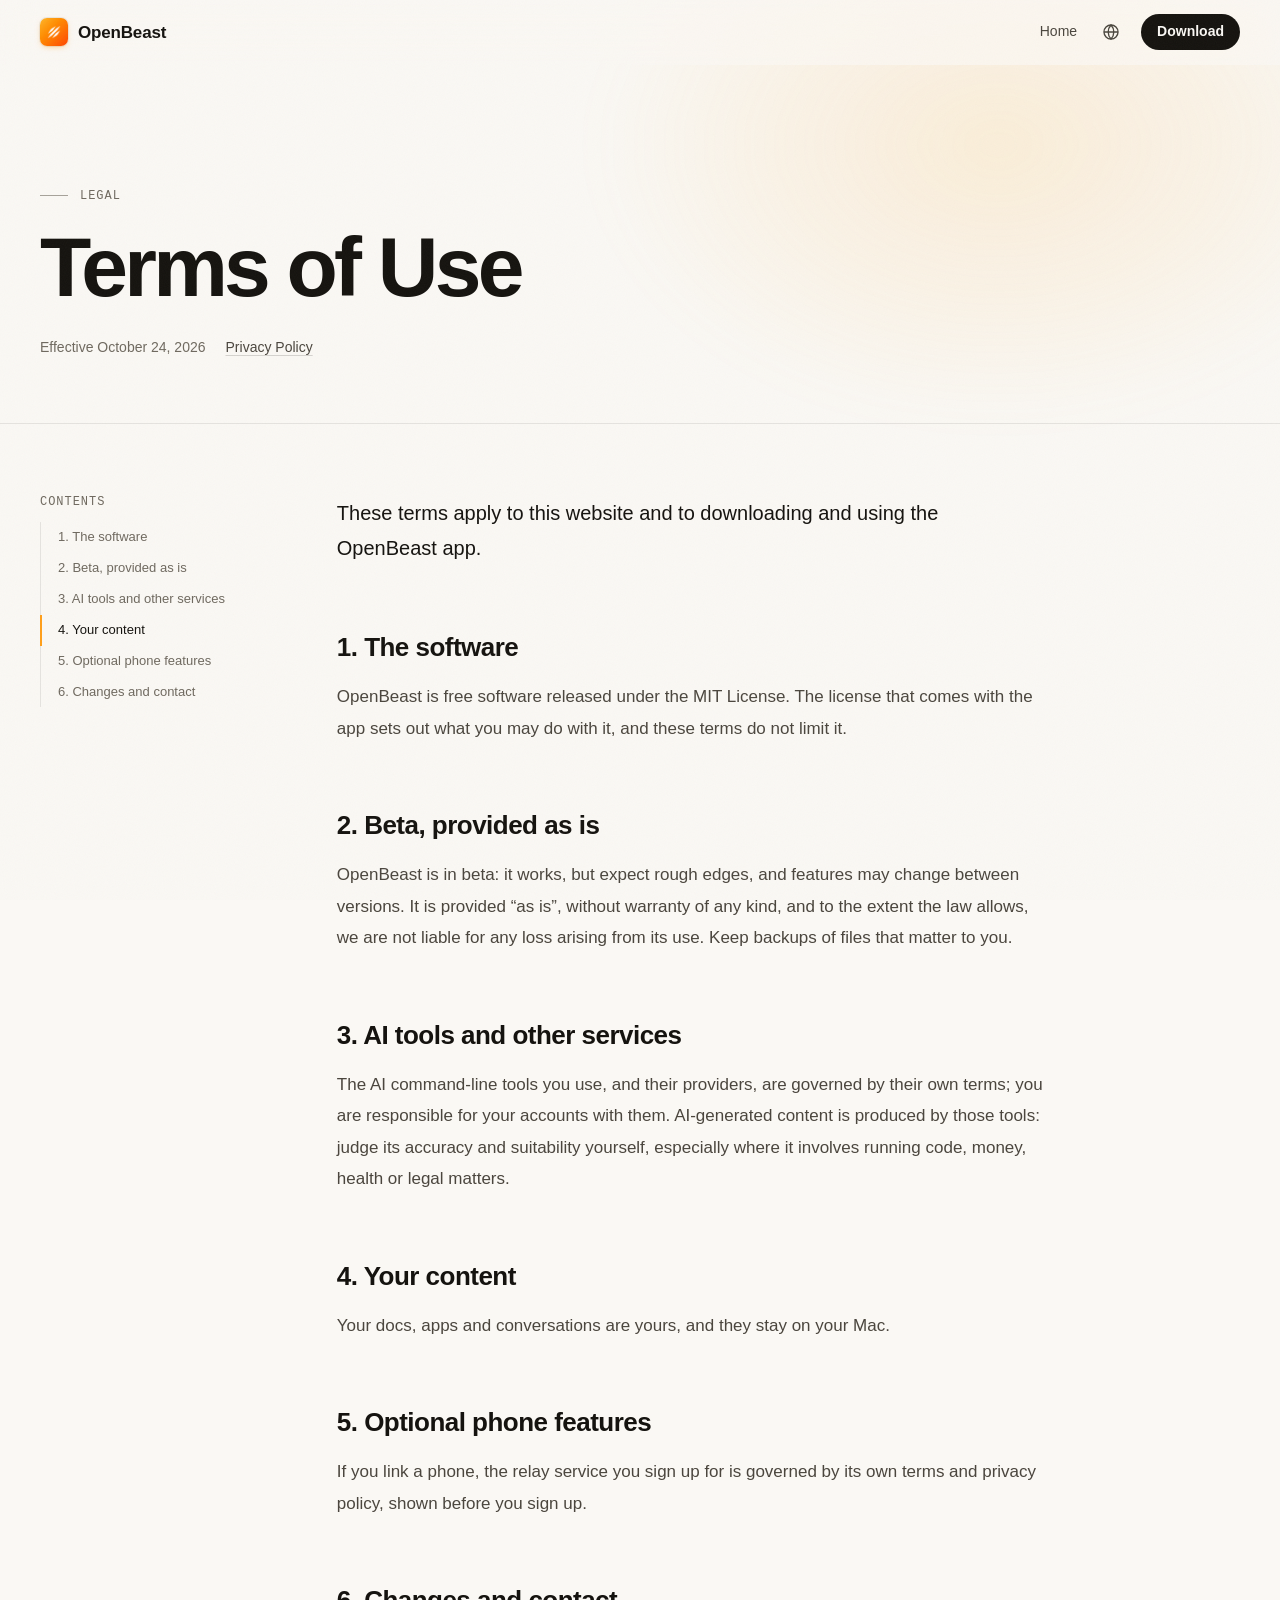
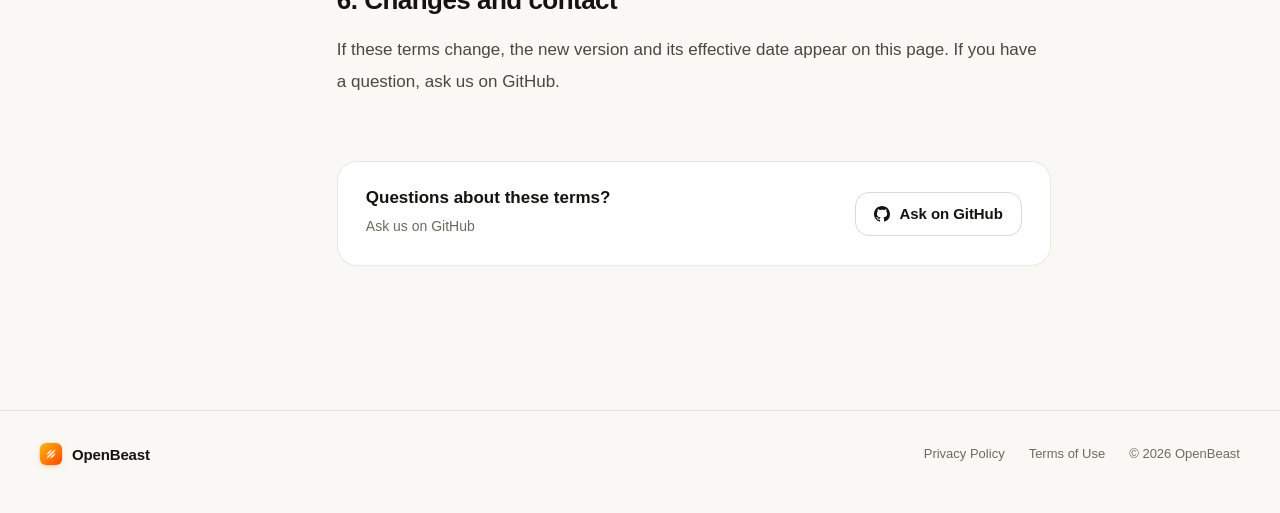
<file: terms.html>
<!doctype html>
<html lang="en">
<head>
  <meta charset="utf-8" />
  <meta name="viewport" content="width=device-width, initial-scale=1, viewport-fit=cover" />
  <title>Terms of Use · OpenBeast</title>
  <meta name="description" content="The terms for this website and for downloading and using the OpenBeast app." />
  <meta name="theme-color" content="#faf8f4" media="(prefers-color-scheme: light)" />
  <meta name="theme-color" content="#0d0c0a" media="(prefers-color-scheme: dark)" />
  <link rel="icon" href="/favicon.ico" sizes="32x32" />
  <link rel="icon" href="/icon.png" type="image/png" />
  <link rel="apple-touch-icon" href="/apple-touch-icon.png" />
  <link rel="stylesheet" href="/site.css" />
  <script>document.documentElement.classList.add("js");</script>
  <script src="/site.js" defer></script>
</head>
<body>
  <header class="nav" id="nav">
    <div class="container nav-inner">
      <a class="brand" href="/" aria-label="OpenBeast home"><img src="/icon.png" alt="" />OpenBeast</a>
      <nav class="nav-links" aria-label="Page">
        <a href="/">Home</a>
        <details class="lang">
          <summary aria-label="Language / 语言" title="Language / 语言"><svg width="18" height="18" viewBox="0 0 16 16" fill="none" stroke="currentColor" stroke-width="1.2" aria-hidden="true"><circle cx="8" cy="8" r="6.25"/><path d="M1.75 8h12.5M8 1.75c1.7 1.8 2.5 3.9 2.5 6.25S9.7 12.45 8 14.25C6.3 12.45 5.5 10.35 5.5 8S6.3 3.55 8 1.75Z"/></svg></summary>
          <div class="lang-menu">
            <a href="/terms" hreflang="en" lang="en" aria-current="page">English<svg width="14" height="14" viewBox="0 0 16 16" fill="none" stroke="currentColor" stroke-width="2" stroke-linecap="round" stroke-linejoin="round" aria-hidden="true"><path d="m3.5 8.5 3 3 6-7"/></svg></a>
            <a href="/zh/terms" hreflang="zh-CN" lang="zh-CN">简体中文</a>
          </div>
        </details>
        <a class="pill" href="/#download">Download</a>
      </nav>
    </div>
  </header>

  <main>
    <section class="legal-hero">
      <div class="container">
        <span class="kicker rise" style="--i:0">Legal</span>
        <h1 class="rise" style="--i:1">Terms of Use</h1>
        <p class="legal-meta rise" style="--i:2"><span>Effective October 24, 2026</span><a href="/privacy">Privacy Policy</a></p>
      </div>
    </section>

    <div class="container legal-layout">
      <nav class="toc" aria-label="On this page" data-toc hidden><div class="toc-title">Contents</div></nav>
      <article class="legal">
        <p class="lead">These terms apply to this website and to downloading and using the OpenBeast app.</p>

        <h2>1. The software</h2>
        <p>OpenBeast is free software released under the MIT License. The license that comes with the app sets out what you may do with it, and these terms do not limit it.</p>

        <h2>2. Beta, provided as is</h2>
        <p>OpenBeast is in beta: it works, but expect rough edges, and features may change between versions. It is provided “as is”, without warranty of any kind, and to the extent the law allows, we are not liable for any loss arising from its use. Keep backups of files that matter to you.</p>

        <h2>3. AI tools and other services</h2>
        <p>The AI command-line tools you use, and their providers, are governed by their own terms; you are responsible for your accounts with them. AI-generated content is produced by those tools: judge its accuracy and suitability yourself, especially where it involves running code, money, health or legal matters.</p>

        <h2>4. Your content</h2>
        <p>Your docs, apps and conversations are yours, and they stay on your Mac.</p>

        <h2>5. Optional phone features</h2>
        <p>If you link a phone, the relay service you sign up for is governed by its own terms and privacy policy, shown before you sign up.</p>

        <h2>6. Changes and contact</h2>
        <p>If these terms change, the new version and its effective date appear on this page. If you have a question, ask us on GitHub.</p>

        <div class="contact">
          <div><b>Questions about these terms?</b><span>Ask us on GitHub</span></div>
          <a class="btn btn-ghost" href="https://github.com/oktiger/openbeast-releases/issues"><svg width="16" height="16" viewBox="0 0 16 16" fill="currentColor" aria-hidden="true"><path d="M8 0C3.58 0 0 3.58 0 8c0 3.54 2.29 6.53 5.47 7.59.4.07.55-.17.55-.38 0-.19-.01-.82-.01-1.49-2.01.37-2.53-.49-2.69-.94-.09-.23-.48-.94-.82-1.13-.28-.15-.68-.52-.01-.53.63-.01 1.08.58 1.23.82.72 1.21 1.87.87 2.33.66.07-.52.28-.87.51-1.07-1.78-.2-3.64-.89-3.64-3.95 0-.87.31-1.59.82-2.15-.08-.2-.36-1.02.08-2.12 0 0 .67-.21 2.2.82.64-.18 1.32-.27 2-.27.68 0 1.36.09 2 .27 1.53-1.04 2.2-.82 2.2-.82.44 1.1.16 1.92.08 2.12.51.56.82 1.27.82 2.15 0 3.07-1.87 3.75-3.65 3.95.29.25.54.73.54 1.48 0 1.07-.01 1.93-.01 2.2 0 .21.15.46.55.38A8.013 8.013 0 0 0 16 8c0-4.42-3.58-8-8-8Z"/></svg>Ask on GitHub</a>
        </div>
      </article>
    </div>
  </main>

  <footer class="footer">
    <div class="container footer-inner">
      <a class="brand" href="/"><img src="/icon.png" alt="" />OpenBeast</a>
      <div class="footer-links">
        <a href="/privacy">Privacy Policy</a>
        <a href="/terms">Terms of Use</a>
        <span>© 2026 OpenBeast</span>
      </div>
    </div>
  </footer>
</body>
</html>
</file>
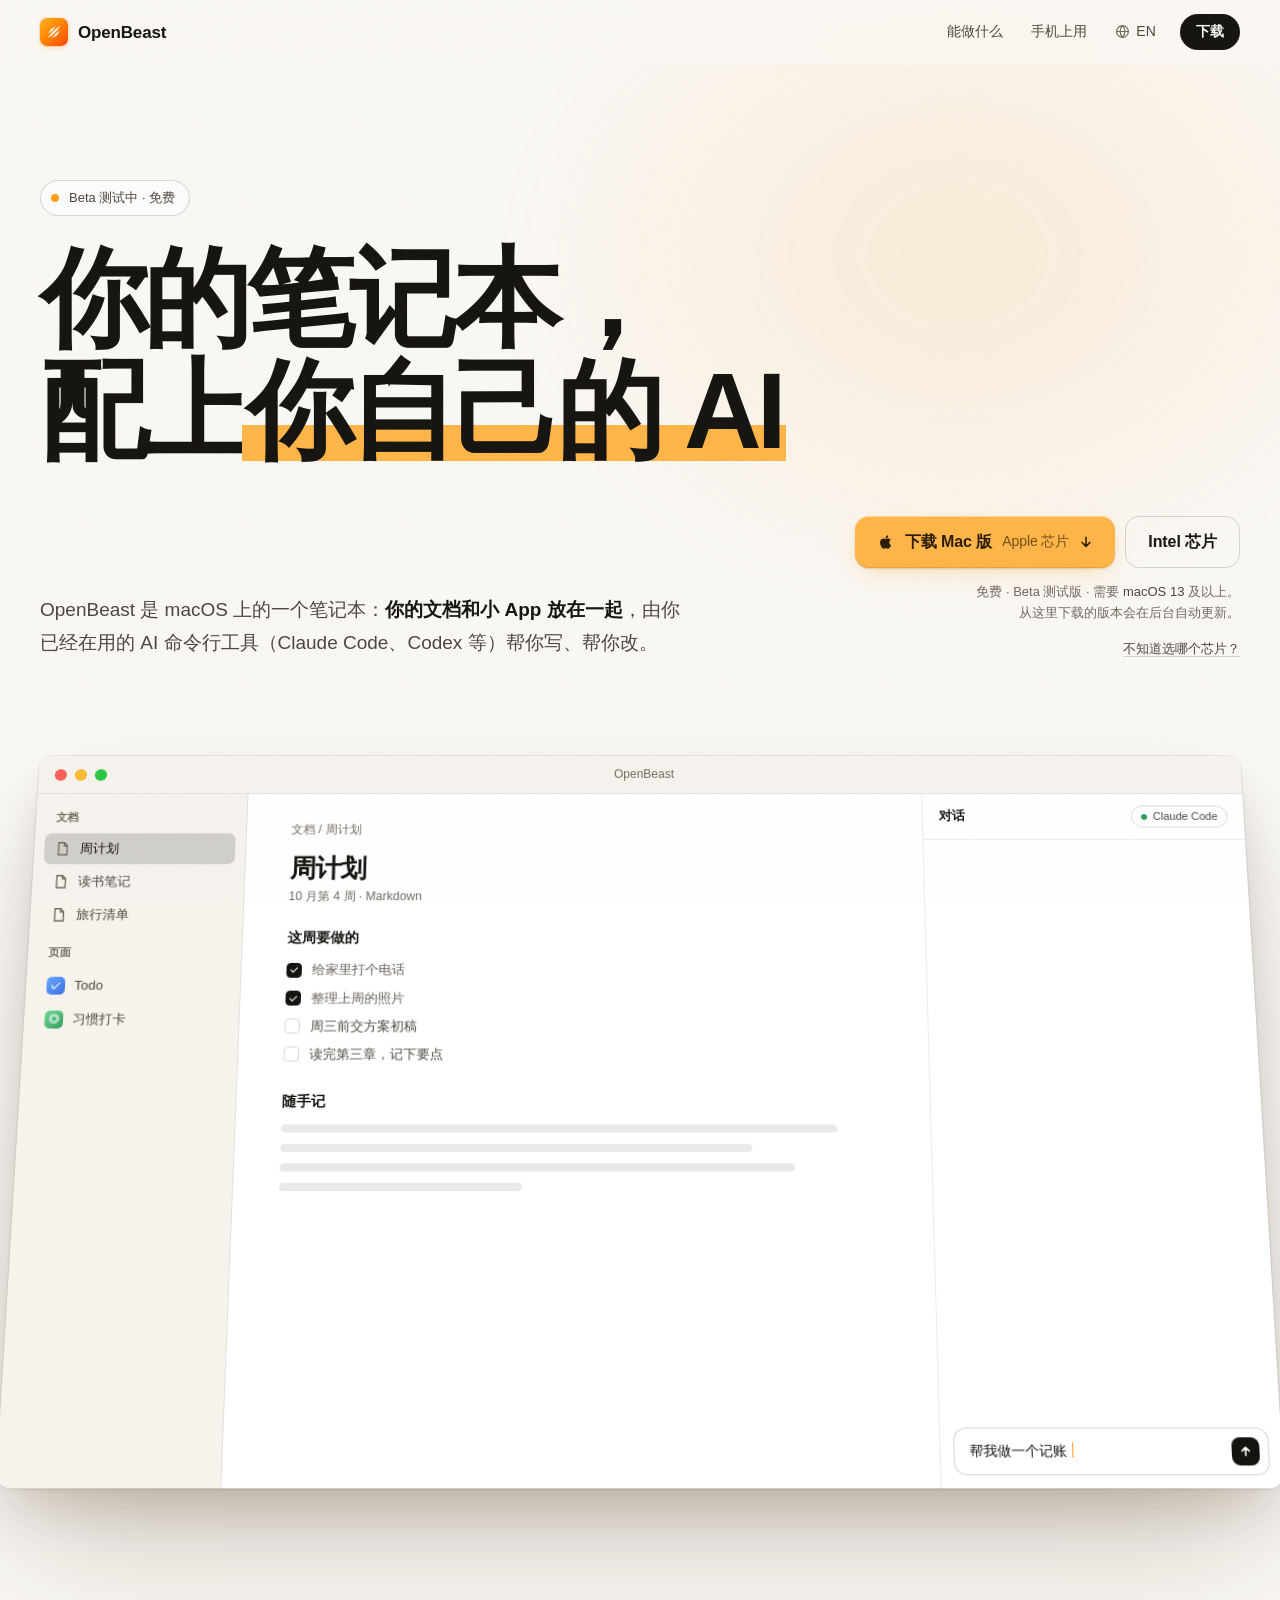
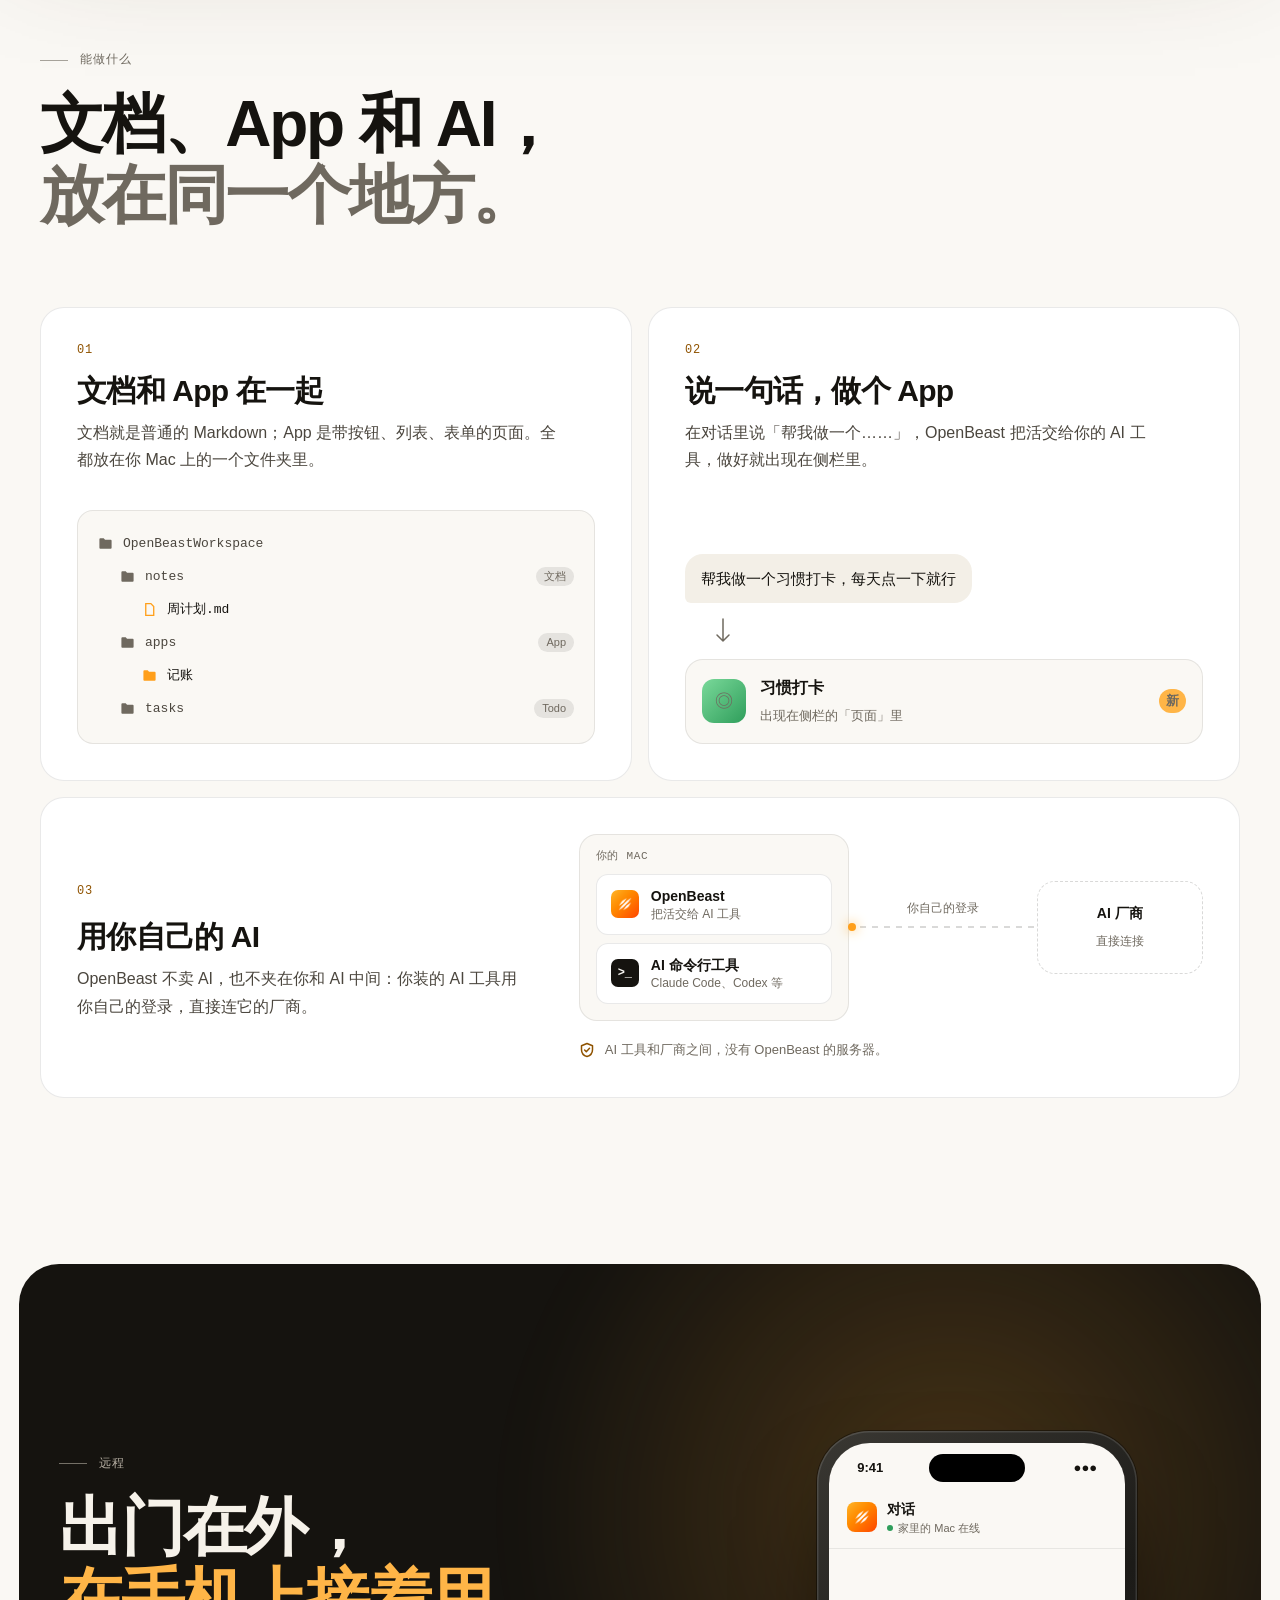
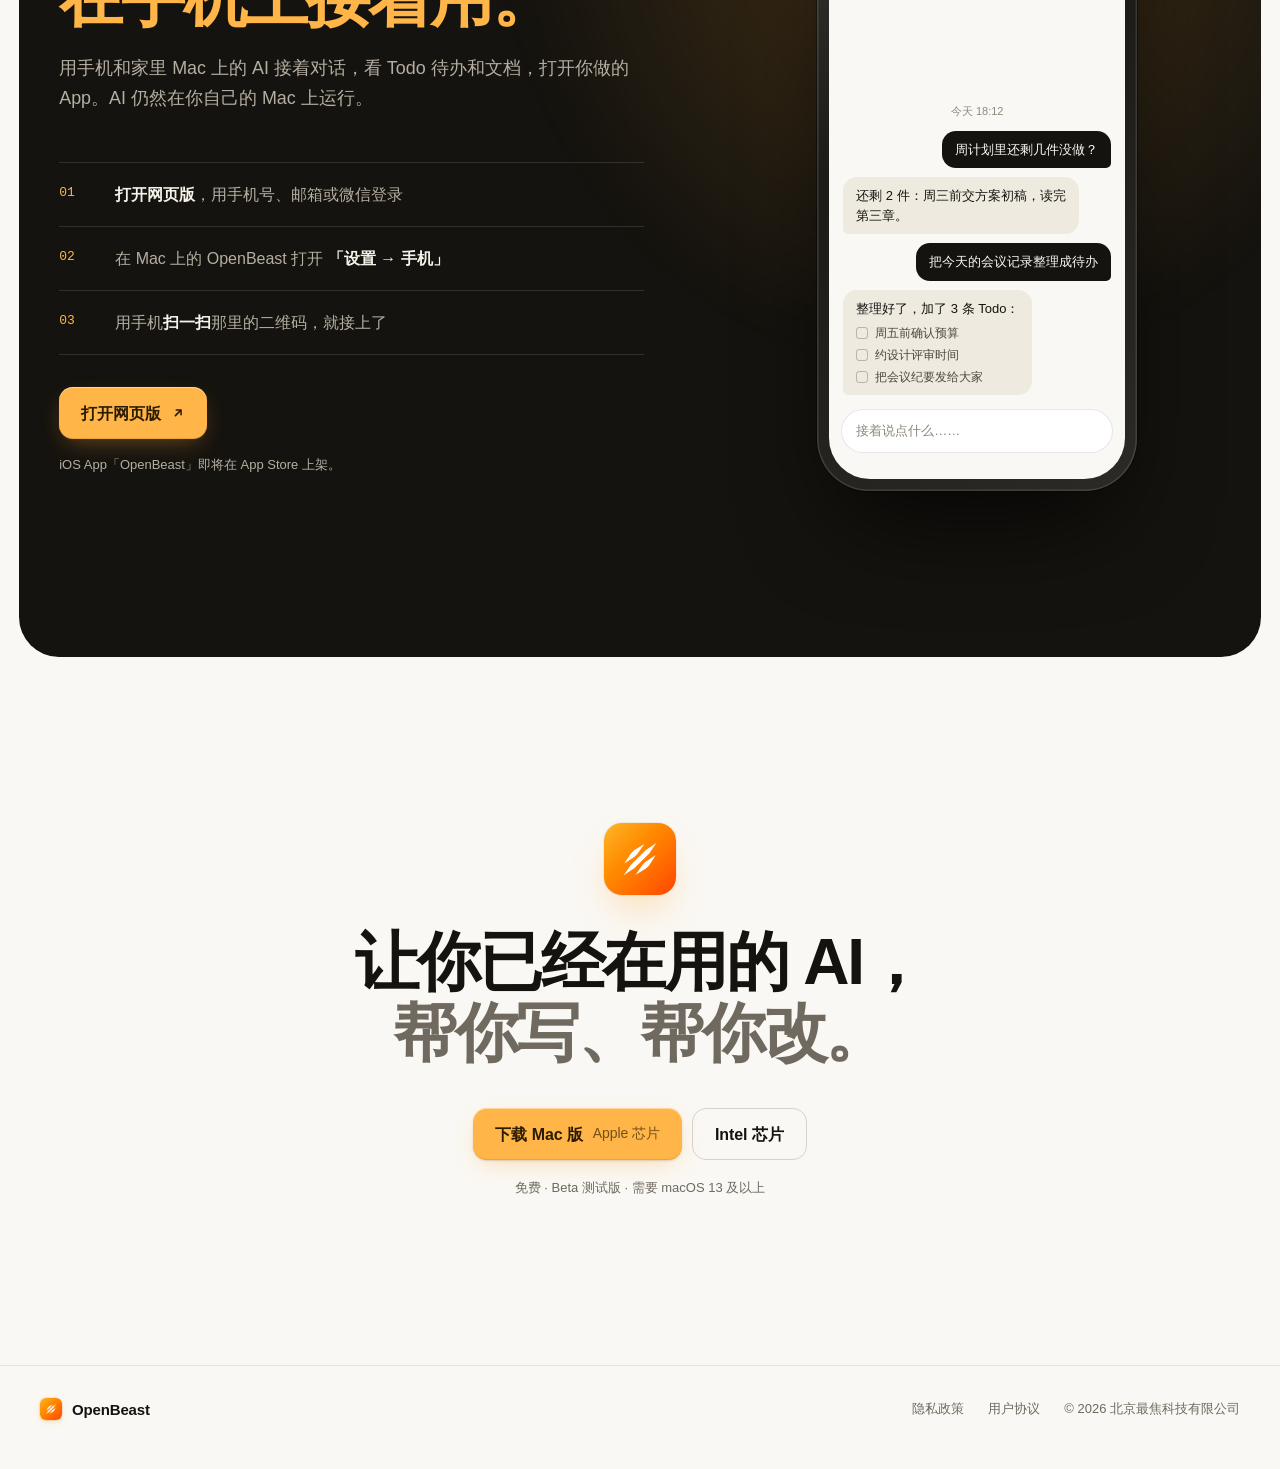
<file: zh.html>
<!doctype html>
<html lang="zh-CN">
<head>
  <meta charset="utf-8" />
  <meta name="viewport" content="width=device-width, initial-scale=1, viewport-fit=cover" />
  <title>OpenBeast：Mac 上的 AI 笔记本</title>
  <meta name="description" content="OpenBeast 是 macOS 上的一个笔记本：你的文档和小 App 放在一起，由你已经在用的 AI 命令行工具帮你写、帮你改。" />
  <meta name="theme-color" content="#faf8f4" media="(prefers-color-scheme: light)" />
  <meta name="theme-color" content="#0d0c0a" media="(prefers-color-scheme: dark)" />
  <meta property="og:type" content="website" />
  <meta property="og:title" content="OpenBeast：Mac 上的 AI 笔记本" />
  <meta property="og:description" content="你的文档和小 App 放在一起，由你已经在用的 AI 命令行工具帮你写、帮你改。" />
  <meta property="og:image" content="https://openbeast.app/icon.png" />
  <link rel="icon" href="/icon.png" />
  <link rel="apple-touch-icon" href="/icon.png" />
  <link rel="stylesheet" href="/home.css" />
  <script>document.documentElement.classList.add("js");</script>
  <script src="/home.js" defer></script>
</head>
<body>
  <header class="nav" id="nav">
    <div class="container nav-inner">
      <a class="brand" href="/zh" aria-label="OpenBeast 首页"><img src="/icon.png" alt="" />OpenBeast</a>
      <nav class="nav-links" aria-label="页面导航">
        <a href="#features">能做什么</a>
        <a href="#remote">手机上用</a>
        <a class="lang" href="/" hreflang="en" lang="en" aria-label="English version"><svg width="15" height="15" viewBox="0 0 16 16" fill="none" stroke="currentColor" stroke-width="1.3" aria-hidden="true"><circle cx="8" cy="8" r="6.25"/><path d="M1.75 8h12.5M8 1.75c1.7 1.8 2.5 3.9 2.5 6.25S9.7 12.45 8 14.25C6.3 12.45 5.5 10.35 5.5 8S6.3 3.55 8 1.75Z"/></svg>EN</a>
        <a class="pill" href="#download">下载</a>
      </nav>
    </div>
  </header>

  <main>
    <section class="hero" id="download">
      <div class="container">
        <span class="eyebrow rise" style="--i:0"><span class="dot"></span>Beta 测试中 · 免费</span>
        <h1>
          <span class="line rise" style="--i:1">你的笔记本，</span>
          <span class="line rise" style="--i:2">配上<mark>你自己的 AI</mark></span>
        </h1>
        <div class="hero-foot">
          <p class="lede rise" style="--i:3">OpenBeast 是 macOS 上的一个笔记本：<strong>你的文档和小 App 放在一起</strong>，由你已经在用的 AI 命令行工具（Claude Code、Codex 等）帮你写、帮你改。</p>
          <div class="cta rise" style="--i:4">
            <div class="buttons">
              <a class="btn btn-primary" href="https://openbeast.app/download">
                <svg width="18" height="18" viewBox="0 0 24 24" fill="currentColor" aria-hidden="true"><path d="M16.37 12.6c-.02-2.3 1.88-3.4 1.96-3.46-1.07-1.56-2.73-1.77-3.32-1.8-1.41-.14-2.76.83-3.47.83-.72 0-1.82-.81-3-.79-1.54.02-2.96.9-3.75 2.27-1.6 2.78-.41 6.88 1.15 9.13.76 1.1 1.67 2.34 2.86 2.3 1.15-.05 1.58-.74 2.97-.74 1.38 0 1.78.74 2.99.72 1.24-.02 2.02-1.12 2.77-2.23.88-1.28 1.24-2.52 1.26-2.59-.03-.01-2.4-.92-2.42-3.65ZM14.1 5.86c.63-.77 1.06-1.83.94-2.89-.91.04-2.02.61-2.67 1.37-.58.67-1.1 1.76-.96 2.8 1.02.08 2.06-.52 2.69-1.28Z"/></svg>
                下载 Mac 版 <span class="sub">Apple 芯片</span>
                <svg class="arrow" width="14" height="14" viewBox="0 0 16 16" fill="none" stroke="currentColor" stroke-width="1.8" stroke-linecap="round" stroke-linejoin="round" aria-hidden="true"><path d="M8 2.5v10M3.5 8.5 8 13l4.5-4.5"/></svg>
              </a>
              <a class="btn btn-ghost" href="https://openbeast.app/download/intel">Intel 芯片</a>
            </div>
            <p class="fine">免费 · Beta 测试版<span data-version hidden> · 最新版本 <b></b></span> · 需要 <b>macOS 13</b> 及以上。<br />从这里下载的版本会在后台自动更新。</p>
            <details class="which">
              <summary>不知道选哪个芯片？</summary>
              <p>点屏幕左上角的苹果标志 →「关于本机」：写着「芯片 Apple M…」选 Apple 芯片，写着「处理器 Intel…」选 Intel 芯片。</p>
            </details>
          </div>
        </div>

        <div class="stage rise" style="--i:5">
          <div class="window demo is-final" id="demo" role="img" aria-label="OpenBeast 窗口示意：在右侧对话里说「帮我做一个记账 App」，AI 工具做好后，「记账」出现在左侧栏的页面里。">
            <div class="titlebar"><span class="lights"><i></i><i></i><i></i></span><span class="wt">OpenBeast</span></div>
            <div class="panes" aria-hidden="true">
              <aside class="side">
                <div class="side-label">文档</div>
                <div class="item is-active"><svg class="ic" viewBox="0 0 16 16" fill="none" stroke="currentColor" stroke-width="1.3"><path d="M4 1.75h5.5L12.5 4.8v9.45H4z"/><path d="M9.5 1.75V5h3"/></svg>周计划</div>
                <div class="item"><svg class="ic" viewBox="0 0 16 16" fill="none" stroke="currentColor" stroke-width="1.3"><path d="M4 1.75h5.5L12.5 4.8v9.45H4z"/><path d="M9.5 1.75V5h3"/></svg>读书笔记</div>
                <div class="item"><svg class="ic" viewBox="0 0 16 16" fill="none" stroke="currentColor" stroke-width="1.3"><path d="M4 1.75h5.5L12.5 4.8v9.45H4z"/><path d="M9.5 1.75V5h3"/></svg>旅行清单</div>
                <div class="side-label">页面</div>
                <div class="item"><span class="tile t1">✓</span>Todo</div>
                <div class="item"><span class="tile t2">◎</span>习惯打卡</div>
                <div class="item new" data-beat="new"><span class="tile t3">¥</span>记账<span class="badge">新</span></div>
              </aside>

              <div class="doc">
                <div class="crumb">文档 / 周计划</div>
                <h4>周计划</h4>
                <div class="meta">10 月第 4 周 · Markdown</div>
                <div class="h5">这周要做的</div>
                <div class="check done"><span class="box"></span>给家里打个电话</div>
                <div class="check done"><span class="box"></span>整理上周的照片</div>
                <div class="check"><span class="box"></span>周三前交方案初稿</div>
                <div class="check"><span class="box"></span>读完第三章，记下要点</div>
                <div class="h5">随手记</div>
                <div class="bar" style="width:92%"></div>
                <div class="bar" style="width:78%"></div>
                <div class="bar" style="width:85%"></div>
                <div class="bar" style="width:40%"></div>
              </div>

              <div class="chat">
                <div class="chat-head">对话<span class="chip">Claude Code</span></div>
                <div class="msgs">
                  <div class="msg me beat" data-beat="ask">帮我做一个记账 App，能按月看花了多少</div>
                  <div class="msg ai beat" data-beat="reply">
                    好的，交给 Claude Code 去做。
                    <ul class="steps">
                      <li class="step beat" data-beat="s1"><span class="st"></span>建好 App 的文件夹</li>
                      <li class="step beat" data-beat="s2"><span class="st"></span>写页面：记一笔、按月汇总</li>
                      <li class="step beat" data-beat="s3"><span class="st"></span>编译通过</li>
                    </ul>
                  </div>
                  <div class="msg ai beat" data-beat="done">「记账」做好了，在侧栏里。</div>
                </div>
                <div class="composer"><span class="field" data-placeholder="说一句话，让 AI 帮你做……"></span><span class="send"><svg width="12" height="12" viewBox="0 0 16 16" fill="none" stroke="currentColor" stroke-width="2" stroke-linecap="round" stroke-linejoin="round"><path d="M8 13V3M3.5 7.5 8 3l4.5 4.5"/></svg></span></div>
              </div>
            </div>
          </div>
        </div>
      </div>
    </section>

    <section class="section" id="features">
      <div class="container">
        <span class="kicker reveal">能做什么</span>
        <h2 class="reveal" style="--i:1">文档、App 和 AI，<br /><em>放在同一个地方。</em></h2>

        <div class="bento">
          <article class="card reveal">
            <span class="num">01</span>
            <h3>文档和 App 在一起</h3>
            <p>文档就是普通的 Markdown；App 是带按钮、列表、表单的页面。全都放在你 Mac 上的一个文件夹里。</p>
            <div class="viz" aria-hidden="true">
              <div class="tree">
                <div><svg viewBox="0 0 16 16" fill="currentColor"><path d="M1.5 3.5A1 1 0 0 1 2.5 2.5h3.6l1.4 1.5h6a1 1 0 0 1 1 1v7.5a1 1 0 0 1-1 1h-11a1 1 0 0 1-1-1z"/></svg>OpenBeastWorkspace</div>
                <div style="--d:1"><svg viewBox="0 0 16 16" fill="currentColor"><path d="M1.5 3.5A1 1 0 0 1 2.5 2.5h3.6l1.4 1.5h6a1 1 0 0 1 1 1v7.5a1 1 0 0 1-1 1h-11a1 1 0 0 1-1-1z"/></svg>notes<span class="tag">文档</span></div>
                <div style="--d:2" class="hl"><svg viewBox="0 0 16 16" fill="none" stroke="currentColor" stroke-width="1.4"><path d="M4 1.75h5.5L12.5 4.8v9.45H4z"/></svg>周计划.md</div>
                <div style="--d:1"><svg viewBox="0 0 16 16" fill="currentColor"><path d="M1.5 3.5A1 1 0 0 1 2.5 2.5h3.6l1.4 1.5h6a1 1 0 0 1 1 1v7.5a1 1 0 0 1-1 1h-11a1 1 0 0 1-1-1z"/></svg>apps<span class="tag">App</span></div>
                <div style="--d:2" class="hl"><svg viewBox="0 0 16 16" fill="currentColor"><path d="M1.5 3.5A1 1 0 0 1 2.5 2.5h3.6l1.4 1.5h6a1 1 0 0 1 1 1v7.5a1 1 0 0 1-1 1h-11a1 1 0 0 1-1-1z"/></svg>记账</div>
                <div style="--d:1"><svg viewBox="0 0 16 16" fill="currentColor"><path d="M1.5 3.5A1 1 0 0 1 2.5 2.5h3.6l1.4 1.5h6a1 1 0 0 1 1 1v7.5a1 1 0 0 1-1 1h-11a1 1 0 0 1-1-1z"/></svg>tasks<span class="tag">Todo</span></div>
              </div>
            </div>
          </article>

          <article class="card reveal" style="--i:1">
            <span class="num">02</span>
            <h3>说一句话，做个 App</h3>
            <p>在对话里说「帮我做一个……」，OpenBeast 把活交给你的 AI 工具，做好就出现在侧栏里。</p>
            <div class="viz" aria-hidden="true">
              <div class="make">
                <div class="ask">帮我做一个习惯打卡，每天点一下就行</div>
                <svg class="arrow-down" width="20" height="28" viewBox="0 0 20 28" fill="none" stroke="currentColor" stroke-width="1.5" stroke-linecap="round" stroke-linejoin="round"><path d="M10 2v22M4 18l6 6 6-6"/></svg>
                <div class="app-card"><span class="tile t2">◎</span><div><b>习惯打卡</b><span>出现在侧栏的「页面」里</span></div><span class="badge">新</span></div>
              </div>
            </div>
          </article>

          <article class="card wide reveal">
            <div>
              <span class="num">03</span>
              <h3>用你自己的 AI</h3>
              <p>OpenBeast 不卖 AI，也不夹在你和 AI 中间：你装的 AI 工具用你自己的登录，直接连它的厂商。</p>
            </div>
            <div aria-hidden="true">
              <div class="route">
                <div class="mac">
                  <div class="mac-title">你的 Mac</div>
                  <div class="node"><img src="/icon.png" alt="" /><span><b>OpenBeast</b><small>把活交给 AI 工具</small></span></div>
                  <div class="node"><span class="term">&gt;_</span><span><b>AI 命令行工具</b><small>Claude Code、Codex 等</small></span></div>
                </div>
                <div class="wire"><span>你自己的登录</span></div>
                <div class="vendor"><b>AI 厂商</b><span>直接连接</span></div>
              </div>
              <div class="note"><svg width="16" height="16" viewBox="0 0 16 16" fill="none" stroke="currentColor" stroke-width="1.5" stroke-linecap="round" stroke-linejoin="round"><path d="M8 1.5 2.5 3.8v3.9c0 3.2 2.3 5.9 5.5 6.8 3.2-.9 5.5-3.6 5.5-6.8V3.8z"/><path d="m5.6 8 1.7 1.7 3.2-3.4"/></svg>AI 工具和厂商之间，没有 OpenBeast 的服务器。</div>
            </div>
          </article>
        </div>
      </div>
    </section>

    <section class="band section" id="remote">
      <div class="container remote-grid">
        <div>
          <span class="kicker reveal">远程</span>
          <h2 class="reveal" style="--i:1">出门在外，<br /><em>在手机上接着用。</em></h2>
          <p class="section-intro reveal" style="--i:2">用手机和家里 Mac 上的 AI 接着对话，看 Todo 待办和文档，打开你做的 App。AI 仍然在你自己的 Mac 上运行。</p>
          <ol class="howto reveal" style="--i:3">
            <li><span><b>打开网页版</b>，用手机号、邮箱或微信登录</span></li>
            <li><span>在 Mac 上的 OpenBeast 打开 <b class="nowrap">「设置 → 手机」</b></span></li>
            <li><span>用手机<b>扫一扫</b>那里的二维码，就接上了</span></li>
          </ol>
          <div class="buttons reveal" style="--i:4">
            <a class="btn btn-primary" href="https://remote.openbeast.cn">打开网页版
              <svg width="14" height="14" viewBox="0 0 16 16" fill="none" stroke="currentColor" stroke-width="1.8" stroke-linecap="round" stroke-linejoin="round" aria-hidden="true"><path d="M5 11 11 5M6 4.5h5.5V10"/></svg>
            </a>
          </div>
          <p class="fine reveal" style="--i:5">iOS App「OpenBeast」即将在 App Store 上架。</p>
        </div>

        <div class="phone-wrap reveal" style="--i:2">
          <div class="phone" role="img" aria-label="手机网页版示意：在手机上让家里 Mac 上的 AI 把会议记录整理成待办。">
            <div class="screen" aria-hidden="true">
              <span class="island"></span>
              <div class="status"><span>9:41</span><span>●●●</span></div>
              <div class="p-head"><img src="/icon.png" alt="" /><div><b>对话</b><span>家里的 Mac 在线</span></div></div>
              <div class="p-msgs">
                <div class="time">今天 18:12</div>
                <div class="msg me">周计划里还剩几件没做？</div>
                <div class="msg ai">还剩 2 件：周三前交方案初稿，读完第三章。</div>
                <div class="msg me">把今天的会议记录整理成待办</div>
                <div class="msg ai">整理好了，加了 3 条 Todo：
                  <div class="todo">
                    <div><i></i>周五前确认预算</div>
                    <div><i></i>约设计评审时间</div>
                    <div><i></i>把会议纪要发给大家</div>
                  </div>
                </div>
              </div>
              <div class="p-input">接着说点什么……</div>
            </div>
          </div>
        </div>
      </div>
    </section>

    <section class="section closing">
      <div class="container">
        <img class="mark-icon reveal" src="/icon.png" alt="" />
        <h2 class="reveal" style="--i:1">让你已经在用的 AI，<br /><em>帮你写、帮你改。</em></h2>
        <div class="buttons reveal" style="--i:2">
          <a class="btn btn-primary" href="https://openbeast.app/download">下载 Mac 版 <span class="sub">Apple 芯片</span></a>
          <a class="btn btn-ghost" href="https://openbeast.app/download/intel">Intel 芯片</a>
        </div>
        <p class="fine reveal" style="--i:3">免费 · Beta 测试版 · 需要 macOS 13 及以上</p>
      </div>
    </section>
  </main>

  <footer class="footer">
    <div class="container footer-inner">
      <a class="brand" href="/zh"><img src="/icon.png" alt="" />OpenBeast</a>
      <div class="footer-links">
        <a href="/privacy">隐私政策</a>
        <a href="/terms">用户协议</a>
        <span>© 2026 北京最焦科技有限公司</span>
      </div>
    </div>
  </footer>
</body>
</html>
</file>
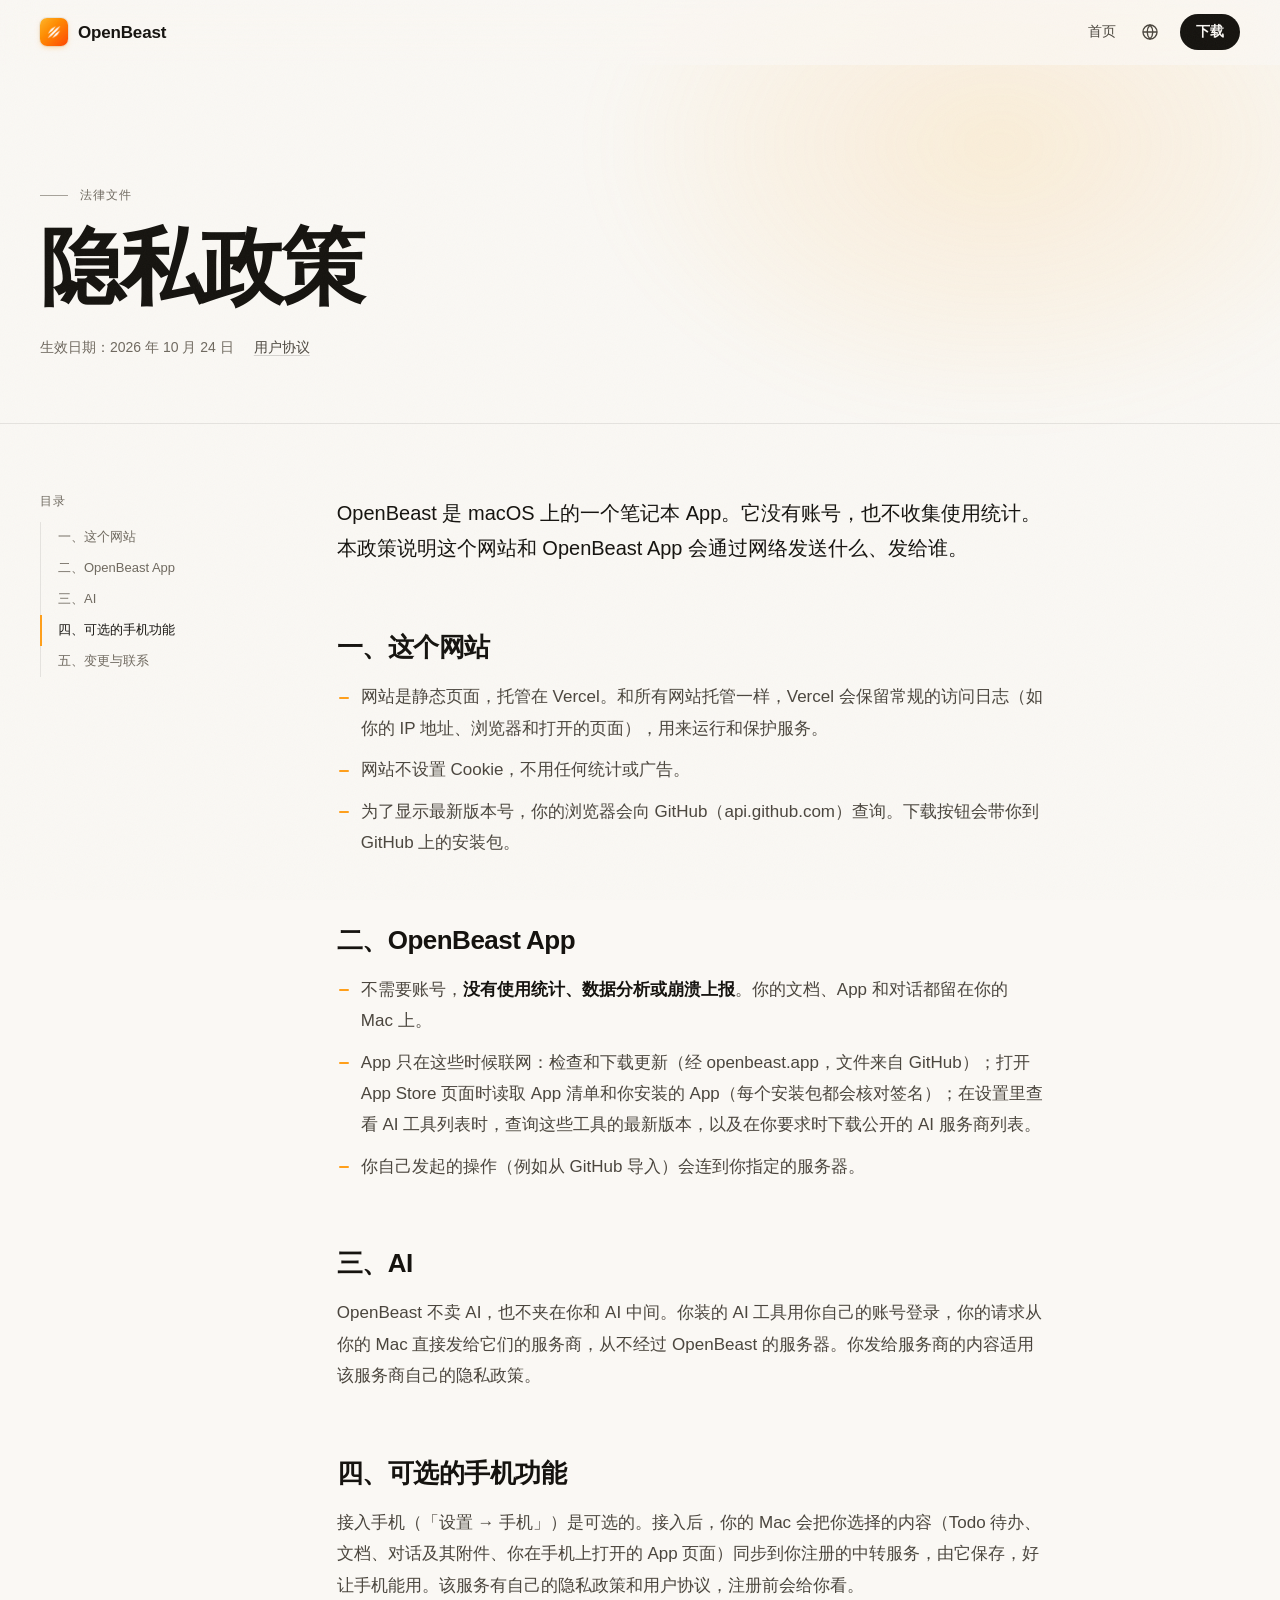
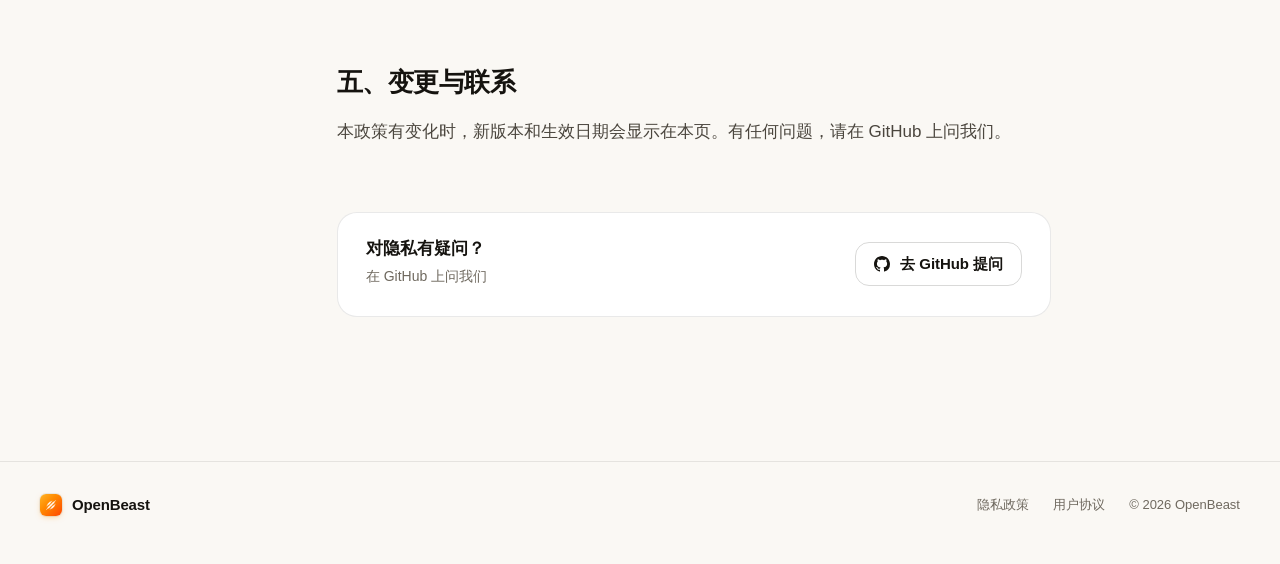
<file: zh/privacy.html>
<!doctype html>
<html lang="zh-CN">
<head>
  <meta charset="utf-8" />
  <meta name="viewport" content="width=device-width, initial-scale=1, viewport-fit=cover" />
  <title>隐私政策 · OpenBeast</title>
  <meta name="description" content="OpenBeast 网站和 App 会通过网络发送什么、发给谁。" />
  <meta name="theme-color" content="#faf8f4" media="(prefers-color-scheme: light)" />
  <meta name="theme-color" content="#0d0c0a" media="(prefers-color-scheme: dark)" />
  <link rel="icon" href="/favicon.ico" sizes="32x32" />
  <link rel="icon" href="/icon.png" type="image/png" />
  <link rel="apple-touch-icon" href="/apple-touch-icon.png" />
  <link rel="stylesheet" href="/site.css" />
  <script>document.documentElement.classList.add("js");</script>
  <script src="/site.js" defer></script>
</head>
<body>
  <header class="nav" id="nav">
    <div class="container nav-inner">
      <a class="brand" href="/zh" aria-label="OpenBeast 首页"><img src="/icon.png" alt="" />OpenBeast</a>
      <nav class="nav-links" aria-label="页面导航">
        <a href="/zh">首页</a>
        <details class="lang">
          <summary aria-label="Language / 语言" title="Language / 语言"><svg width="18" height="18" viewBox="0 0 16 16" fill="none" stroke="currentColor" stroke-width="1.2" aria-hidden="true"><circle cx="8" cy="8" r="6.25"/><path d="M1.75 8h12.5M8 1.75c1.7 1.8 2.5 3.9 2.5 6.25S9.7 12.45 8 14.25C6.3 12.45 5.5 10.35 5.5 8S6.3 3.55 8 1.75Z"/></svg></summary>
          <div class="lang-menu">
            <a href="/privacy" hreflang="en" lang="en">English</a>
            <a href="/zh/privacy" hreflang="zh-CN" lang="zh-CN" aria-current="page">简体中文<svg width="14" height="14" viewBox="0 0 16 16" fill="none" stroke="currentColor" stroke-width="2" stroke-linecap="round" stroke-linejoin="round" aria-hidden="true"><path d="m3.5 8.5 3 3 6-7"/></svg></a>
          </div>
        </details>
        <a class="pill" href="/zh#download">下载</a>
      </nav>
    </div>
  </header>

  <main>
    <section class="legal-hero">
      <div class="container">
        <span class="kicker rise" style="--i:0">法律文件</span>
        <h1 class="rise" style="--i:1">隐私政策</h1>
        <p class="legal-meta rise" style="--i:2"><span>生效日期：2026 年 10 月 24 日</span><a href="/zh/terms">用户协议</a></p>
      </div>
    </section>

    <div class="container legal-layout">
      <nav class="toc" aria-label="本页目录" data-toc hidden><div class="toc-title">目录</div></nav>
      <article class="legal">
        <p class="lead">OpenBeast 是 macOS 上的一个笔记本 App。它没有账号，也不收集使用统计。本政策说明这个网站和 OpenBeast App 会通过网络发送什么、发给谁。</p>

        <h2>一、这个网站</h2>
        <ul>
          <li>网站是静态页面，托管在 Vercel。和所有网站托管一样，Vercel 会保留常规的访问日志（如你的 IP 地址、浏览器和打开的页面），用来运行和保护服务。</li>
          <li>网站不设置 Cookie，不用任何统计或广告。</li>
          <li>为了显示最新版本号，你的浏览器会向 GitHub（api.github.com）查询。下载按钮会带你到 GitHub 上的安装包。</li>
        </ul>

        <h2>二、OpenBeast App</h2>
        <ul>
          <li>不需要账号，<strong>没有使用统计、数据分析或崩溃上报</strong>。你的文档、App 和对话都留在你的 Mac 上。</li>
          <li>App 只在这些时候联网：检查和下载更新（经 openbeast.app，文件来自 GitHub）；打开 App Store 页面时读取 App 清单和你安装的 App（每个安装包都会核对签名）；在设置里查看 AI 工具列表时，查询这些工具的最新版本，以及在你要求时下载公开的 AI 服务商列表。</li>
          <li>你自己发起的操作（例如从 GitHub 导入）会连到你指定的服务器。</li>
        </ul>

        <h2>三、AI</h2>
        <p>OpenBeast 不卖 AI，也不夹在你和 AI 中间。你装的 AI 工具用你自己的账号登录，你的请求从你的 Mac 直接发给它们的服务商，从不经过 OpenBeast 的服务器。你发给服务商的内容适用该服务商自己的隐私政策。</p>

        <h2>四、可选的手机功能</h2>
        <p>接入手机（「设置 → 手机」）是可选的。接入后，你的 Mac 会把你选择的内容（Todo 待办、文档、对话及其附件、你在手机上打开的 App 页面）同步到你注册的中转服务，由它保存，好让手机能用。该服务有自己的隐私政策和用户协议，注册前会给你看。</p>

        <h2>五、变更与联系</h2>
        <p>本政策有变化时，新版本和生效日期会显示在本页。有任何问题，请在 GitHub 上问我们。</p>

        <div class="contact">
          <div><b>对隐私有疑问？</b><span>在 GitHub 上问我们</span></div>
          <a class="btn btn-ghost" href="https://github.com/oktiger/openbeast-releases/issues"><svg width="16" height="16" viewBox="0 0 16 16" fill="currentColor" aria-hidden="true"><path d="M8 0C3.58 0 0 3.58 0 8c0 3.54 2.29 6.53 5.47 7.59.4.07.55-.17.55-.38 0-.19-.01-.82-.01-1.49-2.01.37-2.53-.49-2.69-.94-.09-.23-.48-.94-.82-1.13-.28-.15-.68-.52-.01-.53.63-.01 1.08.58 1.23.82.72 1.21 1.87.87 2.33.66.07-.52.28-.87.51-1.07-1.78-.2-3.64-.89-3.64-3.95 0-.87.31-1.59.82-2.15-.08-.2-.36-1.02.08-2.12 0 0 .67-.21 2.2.82.64-.18 1.32-.27 2-.27.68 0 1.36.09 2 .27 1.53-1.04 2.2-.82 2.2-.82.44 1.1.16 1.92.08 2.12.51.56.82 1.27.82 2.15 0 3.07-1.87 3.75-3.65 3.95.29.25.54.73.54 1.48 0 1.07-.01 1.93-.01 2.2 0 .21.15.46.55.38A8.013 8.013 0 0 0 16 8c0-4.42-3.58-8-8-8Z"/></svg>去 GitHub 提问</a>
        </div>
      </article>
    </div>
  </main>

  <footer class="footer">
    <div class="container footer-inner">
      <a class="brand" href="/zh"><img src="/icon.png" alt="" />OpenBeast</a>
      <div class="footer-links">
        <a href="/zh/privacy">隐私政策</a>
        <a href="/zh/terms">用户协议</a>
        <span>© 2026 OpenBeast</span>
      </div>
    </div>
  </footer>
</body>
</html>
</file>
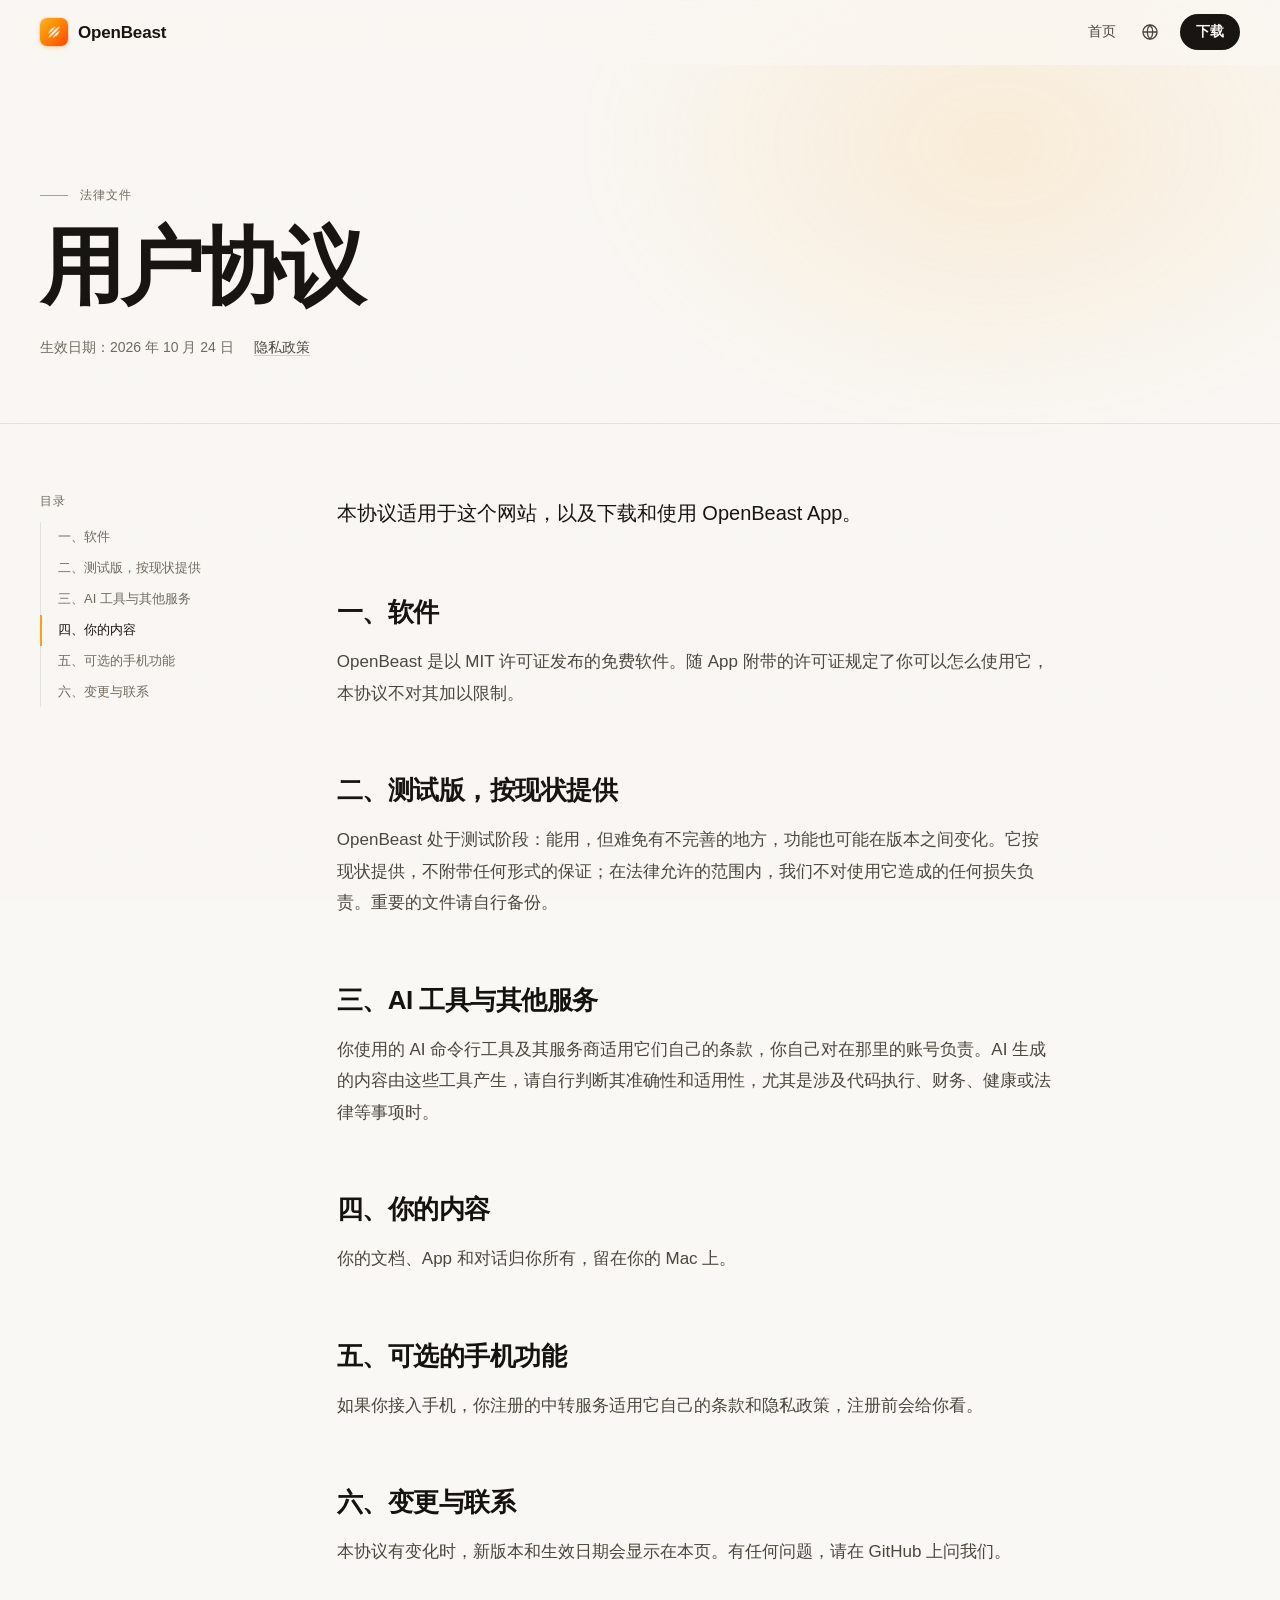
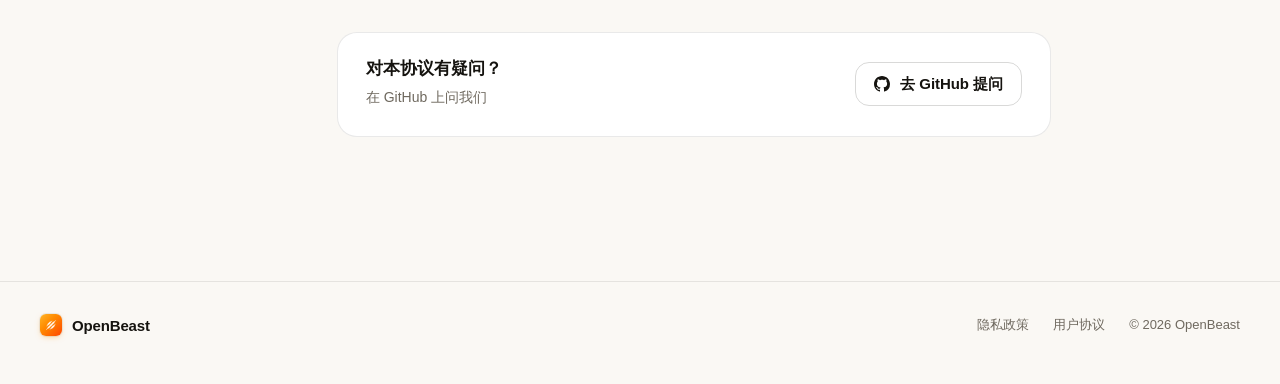
<file: zh/terms.html>
<!doctype html>
<html lang="zh-CN">
<head>
  <meta charset="utf-8" />
  <meta name="viewport" content="width=device-width, initial-scale=1, viewport-fit=cover" />
  <title>用户协议 · OpenBeast</title>
  <meta name="description" content="这个网站以及下载、使用 OpenBeast App 的约定。" />
  <meta name="theme-color" content="#faf8f4" media="(prefers-color-scheme: light)" />
  <meta name="theme-color" content="#0d0c0a" media="(prefers-color-scheme: dark)" />
  <link rel="icon" href="/favicon.ico" sizes="32x32" />
  <link rel="icon" href="/icon.png" type="image/png" />
  <link rel="apple-touch-icon" href="/apple-touch-icon.png" />
  <link rel="stylesheet" href="/site.css" />
  <script>document.documentElement.classList.add("js");</script>
  <script src="/site.js" defer></script>
</head>
<body>
  <header class="nav" id="nav">
    <div class="container nav-inner">
      <a class="brand" href="/zh" aria-label="OpenBeast 首页"><img src="/icon.png" alt="" />OpenBeast</a>
      <nav class="nav-links" aria-label="页面导航">
        <a href="/zh">首页</a>
        <details class="lang">
          <summary aria-label="Language / 语言" title="Language / 语言"><svg width="18" height="18" viewBox="0 0 16 16" fill="none" stroke="currentColor" stroke-width="1.2" aria-hidden="true"><circle cx="8" cy="8" r="6.25"/><path d="M1.75 8h12.5M8 1.75c1.7 1.8 2.5 3.9 2.5 6.25S9.7 12.45 8 14.25C6.3 12.45 5.5 10.35 5.5 8S6.3 3.55 8 1.75Z"/></svg></summary>
          <div class="lang-menu">
            <a href="/terms" hreflang="en" lang="en">English</a>
            <a href="/zh/terms" hreflang="zh-CN" lang="zh-CN" aria-current="page">简体中文<svg width="14" height="14" viewBox="0 0 16 16" fill="none" stroke="currentColor" stroke-width="2" stroke-linecap="round" stroke-linejoin="round" aria-hidden="true"><path d="m3.5 8.5 3 3 6-7"/></svg></a>
          </div>
        </details>
        <a class="pill" href="/zh#download">下载</a>
      </nav>
    </div>
  </header>

  <main>
    <section class="legal-hero">
      <div class="container">
        <span class="kicker rise" style="--i:0">法律文件</span>
        <h1 class="rise" style="--i:1">用户协议</h1>
        <p class="legal-meta rise" style="--i:2"><span>生效日期：2026 年 10 月 24 日</span><a href="/zh/privacy">隐私政策</a></p>
      </div>
    </section>

    <div class="container legal-layout">
      <nav class="toc" aria-label="本页目录" data-toc hidden><div class="toc-title">目录</div></nav>
      <article class="legal">
        <p class="lead">本协议适用于这个网站，以及下载和使用 OpenBeast App。</p>

        <h2>一、软件</h2>
        <p>OpenBeast 是以 MIT 许可证发布的免费软件。随 App 附带的许可证规定了你可以怎么使用它，本协议不对其加以限制。</p>

        <h2>二、测试版，按现状提供</h2>
        <p>OpenBeast 处于测试阶段：能用，但难免有不完善的地方，功能也可能在版本之间变化。它按现状提供，不附带任何形式的保证；在法律允许的范围内，我们不对使用它造成的任何损失负责。重要的文件请自行备份。</p>

        <h2>三、AI 工具与其他服务</h2>
        <p>你使用的 AI 命令行工具及其服务商适用它们自己的条款，你自己对在那里的账号负责。AI 生成的内容由这些工具产生，请自行判断其准确性和适用性，尤其是涉及代码执行、财务、健康或法律等事项时。</p>

        <h2>四、你的内容</h2>
        <p>你的文档、App 和对话归你所有，留在你的 Mac 上。</p>

        <h2>五、可选的手机功能</h2>
        <p>如果你接入手机，你注册的中转服务适用它自己的条款和隐私政策，注册前会给你看。</p>

        <h2>六、变更与联系</h2>
        <p>本协议有变化时，新版本和生效日期会显示在本页。有任何问题，请在 GitHub 上问我们。</p>

        <div class="contact">
          <div><b>对本协议有疑问？</b><span>在 GitHub 上问我们</span></div>
          <a class="btn btn-ghost" href="https://github.com/oktiger/openbeast-releases/issues"><svg width="16" height="16" viewBox="0 0 16 16" fill="currentColor" aria-hidden="true"><path d="M8 0C3.58 0 0 3.58 0 8c0 3.54 2.29 6.53 5.47 7.59.4.07.55-.17.55-.38 0-.19-.01-.82-.01-1.49-2.01.37-2.53-.49-2.69-.94-.09-.23-.48-.94-.82-1.13-.28-.15-.68-.52-.01-.53.63-.01 1.08.58 1.23.82.72 1.21 1.87.87 2.33.66.07-.52.28-.87.51-1.07-1.78-.2-3.64-.89-3.64-3.95 0-.87.31-1.59.82-2.15-.08-.2-.36-1.02.08-2.12 0 0 .67-.21 2.2.82.64-.18 1.32-.27 2-.27.68 0 1.36.09 2 .27 1.53-1.04 2.2-.82 2.2-.82.44 1.1.16 1.92.08 2.12.51.56.82 1.27.82 2.15 0 3.07-1.87 3.75-3.65 3.95.29.25.54.73.54 1.48 0 1.07-.01 1.93-.01 2.2 0 .21.15.46.55.38A8.013 8.013 0 0 0 16 8c0-4.42-3.58-8-8-8Z"/></svg>去 GitHub 提问</a>
        </div>
      </article>
    </div>
  </main>

  <footer class="footer">
    <div class="container footer-inner">
      <a class="brand" href="/zh"><img src="/icon.png" alt="" />OpenBeast</a>
      <div class="footer-links">
        <a href="/zh/privacy">隐私政策</a>
        <a href="/zh/terms">用户协议</a>
        <span>© 2026 OpenBeast</span>
      </div>
    </div>
  </footer>
</body>
</html>
</file>
<file: site.css>
:root{--bg: #faf8f4;--bg-2: #f3efe7;--surface: #ffffff;--ink: #15130f;--ink-2: #4b463e;--ink-3: #6f695f;--line: rgba(21, 19, 15, .09);--line-2: rgba(21, 19, 15, .16);--amber: #ffb547;--amber-2: #ff9f1a;--amber-ink: #2a1c00;--amber-text: #8f5300;--amber-soft: rgba(255, 181, 71, .16);--mark: var(--amber);--glow: rgba(255, 170, 51, .42);--ok: #2f9e5b;--win: #ffffff;--win-side: #f6f3ed;--win-line: rgba(21, 19, 15, .08);--win-shadow: 0 0 0 1px rgba(21, 19, 15, .07), 0 2px 4px rgba(21, 19, 15, .04), 0 24px 48px -12px rgba(60, 38, 0, .18), 0 64px 120px -32px rgba(60, 38, 0, .28);--band-bg: #15130f;--band-ink: #f6f2ea;--band-ink-2: #b5aea2;--band-line: rgba(246, 242, 234, .12);--sans: -apple-system, BlinkMacSystemFont, "SF Pro Text", "PingFang SC", "Hiragino Sans GB", "Microsoft YaHei", "Noto Sans CJK SC", sans-serif;--display: -apple-system, BlinkMacSystemFont, "SF Pro Display", "PingFang SC", "Hiragino Sans GB", "Microsoft YaHei", "Noto Sans CJK SC", sans-serif;--mono: ui-monospace, "SF Mono", SFMono-Regular, Menlo, Consolas, monospace;--gutter: clamp(16px, 4vw, 40px);--max: 1200px;--ease-out: cubic-bezier(.16, 1, .3, 1);--ease-spring: cubic-bezier(.34, 1.56, .64, 1);color-scheme:light dark}@media(prefers-color-scheme:dark){:root{--bg: #0d0c0a;--bg-2: #141310;--surface: #17160f;--ink: #f4f1ea;--ink-2: #bcb5a9;--ink-3: #8f887c;--line: rgba(244, 241, 234, .08);--line-2: rgba(244, 241, 234, .15);--amber-text: #ffc670;--amber-soft: rgba(255, 181, 71, .12);--mark: rgba(255, 170, 51, .42);--glow: rgba(255, 160, 40, .3);--ok: #4cc27a;--win: #191814;--win-side: #131210;--win-line: rgba(244, 241, 234, .07);--win-shadow: 0 0 0 1px rgba(244, 241, 234, .08), 0 24px 48px -12px rgba(0, 0, 0, .6), 0 64px 120px -32px rgba(0, 0, 0, .7);--band-bg: #17150f;--band-line: rgba(246, 242, 234, .1)}}*,*:before,*:after{box-sizing:border-box}html{-webkit-text-size-adjust:100%;scroll-behavior:smooth;scroll-padding-top:80px}body{margin:0;background:var(--bg);color:var(--ink);font:400 16px/1.7 var(--sans);-webkit-font-smoothing:antialiased;-moz-osx-font-smoothing:grayscale;text-rendering:optimizeLegibility;overflow-x:clip}::selection{background:var(--amber);color:var(--amber-ink)}a{color:inherit}img,svg{display:block}[hidden]{display:none!important}h1,h2,h3{text-wrap:balance}p,li{text-wrap:pretty}.nowrap{white-space:nowrap}:focus-visible{outline:2px solid var(--amber-2);outline-offset:3px;border-radius:6px}body:before{content:"";position:fixed;inset:0;z-index:100;pointer-events:none;opacity:.035;background-image:url("data:image/svg+xml,%3Csvg xmlns='http://www.w3.org/2000/svg' width='160' height='160'%3E%3Cfilter id='n'%3E%3CfeTurbulence type='fractalNoise' baseFrequency='0.9' numOctaves='2' stitchTiles='stitch'/%3E%3C/filter%3E%3Crect width='100%25' height='100%25' filter='url(%23n)'/%3E%3C/svg%3E")}.container{width:100%;max-width:calc(var(--max) + var(--gutter) * 2);margin:0 auto;padding:0 var(--gutter)}.nav{position:sticky;top:0;z-index:50;background:color-mix(in srgb,var(--bg) 78%,transparent);-webkit-backdrop-filter:saturate(1.6) blur(16px);backdrop-filter:saturate(1.6) blur(16px);border-bottom:1px solid transparent;transition:border-color .3s ease}.nav.is-scrolled{border-bottom-color:var(--line)}.nav-inner{display:flex;align-items:center;justify-content:space-between;height:64px}.brand{display:inline-flex;align-items:center;gap:10px;text-decoration:none;font:600 17px/1 var(--display);letter-spacing:-.01em}.brand img{width:28px;height:28px;border-radius:7px;box-shadow:0 0 0 1px #0000000f,0 2px 6px -2px #ff960080}.nav-links{display:flex;align-items:center;gap:4px}.nav-links>a:not(.pill){text-decoration:none;font-size:14px;color:var(--ink-2);padding:8px 12px;border-radius:999px;transition:color .2s ease,background-color .2s ease}.nav-links>a:not(.pill):hover{color:var(--ink);background:var(--line)}.lang{position:relative}.lang summary{list-style:none;display:grid;place-items:center;width:36px;height:36px;border-radius:999px;color:var(--ink-2);cursor:pointer;transition:color .2s ease,background-color .2s ease}.lang summary::-webkit-details-marker{display:none}.lang summary:hover,.lang[open] summary{color:var(--ink);background:var(--line)}.lang-menu{position:absolute;top:calc(100% + 8px);right:0;min-width:168px;padding:6px;border-radius:14px;background:var(--surface);border:1px solid var(--line);box-shadow:0 1px 2px #15130f0f,0 16px 40px -12px #3c260047;transform-origin:top right;animation:menu-in .18s var(--ease-out)}@keyframes menu-in{0%{opacity:0;transform:translateY(-4px) scale(.97)}}.lang-menu a{display:flex;align-items:center;justify-content:space-between;gap:16px;padding:9px 12px;border-radius:9px;font-size:14px;color:var(--ink-2);text-decoration:none;transition:background-color .15s ease,color .15s ease}.lang-menu a:hover{background:var(--line);color:var(--ink)}.lang-menu a[aria-current]{color:var(--ink);font-weight:600}.lang-menu a svg{color:var(--amber-text);flex:none}.pill{margin-left:8px;display:inline-flex;align-items:center;gap:6px;height:36px;padding:0 16px;border-radius:999px;background:var(--ink);color:var(--bg);text-decoration:none;font-size:14px;font-weight:600;transition:transform .2s var(--ease-out),box-shadow .2s ease}.pill:hover{transform:translateY(-1px);box-shadow:0 6px 16px -6px #00000059}.pill:active{transform:translateY(0) scale(.97)}.hero{position:relative;padding:clamp(56px,9vw,120px) 0 0;isolation:isolate;overflow-x:clip}.hero:before{content:"";position:absolute;z-index:-1;top:-160px;right:-10%;width:min(900px,90vw);height:700px;background:radial-gradient(closest-side,var(--amber-soft),transparent);filter:blur(20px);pointer-events:none}.eyebrow{display:inline-flex;align-items:center;gap:10px;padding:6px 14px 6px 10px;border:1px solid var(--line-2);border-radius:999px;font-size:13px;color:var(--ink-2);background:color-mix(in srgb,var(--surface) 60%,transparent)}.dot{position:relative;width:8px;height:8px;border-radius:50%;background:var(--amber-2);flex:none}.dot:after{content:"";position:absolute;inset:-4px;border-radius:50%;border:1.5px solid var(--amber-2);opacity:0;animation:ping 2.4s var(--ease-out) infinite}@keyframes ping{0%{transform:scale(.5);opacity:.8}80%,to{transform:scale(1.6);opacity:0}}.hero h1{margin:28px 0 0;font:700 clamp(44px,8.4vw,112px)/1.04 var(--display);letter-spacing:-.045em;max-width:11em}.hero h1 .line{display:block}.hero h1 mark{color:inherit;background:linear-gradient(transparent 62%,var(--mark) 62%,var(--mark) 92%,transparent 92%) no-repeat 0 0 / 100% 100%;padding:0 .04em;margin:0 -.04em}.hero-foot{display:grid;grid-template-columns:minmax(0,1fr) auto;align-items:end;gap:32px 64px;margin-top:clamp(28px,4vw,48px)}.lede{margin:0;max-width:34em;font-size:clamp(17px,1.6vw,19px);line-height:1.75;color:var(--ink-2)}.lede strong{color:var(--ink);font-weight:600}.cta{display:flex;flex-direction:column;align-items:flex-end;gap:14px}.buttons{display:flex;flex-wrap:wrap;gap:10px}.btn{position:relative;display:inline-flex;align-items:center;gap:10px;height:52px;padding:0 22px;border-radius:14px;text-decoration:none;font-size:16px;font-weight:600;letter-spacing:-.005em;white-space:nowrap;transition:transform .25s var(--ease-out),box-shadow .25s ease,background-color .2s ease,border-color .2s ease}.btn svg{flex:none}.btn .arrow{transition:transform .25s var(--ease-out)}.btn:hover .arrow{transform:translateY(2px)}.btn:active{transform:scale(.97)}.btn-primary{background:var(--amber);color:var(--amber-ink);box-shadow:inset 0 1px #ffffff73,inset 0 -1px #8c50002e,0 1px 2px #78460033,0 8px 24px -8px var(--glow)}.btn-primary:hover{transform:translateY(-2px);box-shadow:inset 0 1px #ffffff73,inset 0 -1px #8c50002e,0 2px 4px #78460033,0 16px 36px -10px var(--glow)}.btn-primary .sub{font-weight:500;opacity:.66;font-size:14px}.btn-ghost{border:1px solid var(--line-2);color:var(--ink);background:transparent}.btn-ghost:hover{background:var(--line);border-color:transparent;transform:translateY(-2px)}.fine{margin:0;font-size:13px;line-height:1.6;color:var(--ink-3);text-align:right;max-width:30em}.fine b{font-weight:500;color:var(--ink-2)}.which{position:relative;z-index:5;max-width:30em;font-size:13px;color:var(--ink-3);text-align:right}.which summary{cursor:pointer;list-style:none;display:inline-flex;align-items:center;gap:6px;color:var(--ink-2);text-decoration:underline;text-decoration-color:var(--line-2);text-underline-offset:3px;transition:text-decoration-color .2s ease}.which summary::-webkit-details-marker{display:none}.which summary:hover{text-decoration-color:currentColor}.which p{position:absolute;top:calc(100% + 8px);right:0;width:min(360px,calc(100vw - 32px));margin:0;line-height:1.6;text-align:left;padding:12px 16px;border-radius:14px;background:var(--surface);color:var(--ink-2);border:1px solid var(--line);box-shadow:0 16px 40px -16px #3c26004d}.js .rise{opacity:0;transform:translateY(24px)}.js.ready .rise{opacity:1;transform:none;transition:opacity 1s var(--ease-out),transform 1.1s var(--ease-out);transition-delay:calc(var(--i, 0) * 90ms + 80ms)}.js .hero h1 mark{background-size:0% 100%}.js.ready .hero h1 mark{background-size:100% 100%;transition:background-size .9s var(--ease-out) .75s}.stage{position:relative;margin-top:clamp(56px,8vw,96px);perspective:2000px}.stage:before{content:"";position:absolute;left:50%;top:18%;width:min(1100px,120%);height:70%;transform:translate(-50%);background:radial-gradient(closest-side,var(--glow),transparent);filter:blur(40px);opacity:.85;pointer-events:none}.window{--tilt: 0deg;position:relative;aspect-ratio:1200 / 720;max-height:760px;margin:0 auto;border-radius:14px;background:var(--win);box-shadow:var(--win-shadow);overflow:hidden;display:grid;grid-template-rows:40px 1fr;transform:rotateX(var(--tilt));transform-origin:50% 0;will-change:transform;font-size:13px;line-height:1.55;user-select:none}.titlebar{display:flex;align-items:center;gap:8px;padding:0 16px;border-bottom:1px solid var(--win-line);background:var(--win-side)}.lights{display:flex;gap:8px}.lights i{width:12px;height:12px;border-radius:50%;background:#ff5f57;box-shadow:inset 0 0 0 .5px #0000001f}.lights i:nth-child(2){background:#febc2e}.lights i:nth-child(3){background:#28c840}.titlebar .wt{flex:1;text-align:center;font-size:12px;font-weight:500;color:var(--ink-3);margin-right:52px}.panes{display:grid;grid-template-columns:210px minmax(0,1fr) 320px;min-height:0}.side{background:var(--win-side);border-right:1px solid var(--win-line);padding:14px 10px;display:flex;flex-direction:column;gap:2px;overflow:hidden}.side-label{font-size:11px;font-weight:600;color:var(--ink-3);padding:12px 10px 6px;letter-spacing:.02em}.side-label:first-child{padding-top:2px}.item{display:flex;align-items:center;gap:9px;padding:6px 10px;border-radius:7px;color:var(--ink-2);white-space:nowrap}.item.is-active{background:var(--line-2);color:var(--ink);font-weight:500}.item .ic{width:16px;height:16px;flex:none;color:var(--ink-3)}.item .tile{width:18px;height:18px;border-radius:5px;flex:none;display:grid;place-items:center;color:#fff;font-size:10px;font-weight:700}.tile.t1{background:linear-gradient(135deg,#6aa8ff,#3b6fe0)}.tile.t2{background:linear-gradient(135deg,#7ad99a,#2f9e5b)}.tile.t3{background:linear-gradient(135deg,#ffc970,#ff9f1a);color:var(--amber-ink)}.item.new{position:relative;transition:background-color .6s ease}.badge{margin-left:auto;font-size:10px;font-weight:600;padding:1px 7px;border-radius:999px;background:var(--amber);color:var(--amber-ink)}.doc{padding:28px clamp(20px,3.4vw,48px);overflow:hidden;min-width:0}.crumb{font-size:12px;color:var(--ink-3)}.doc h4{margin:14px 0 4px;font:700 26px/1.25 var(--display);letter-spacing:-.02em;color:var(--ink)}.doc .meta{font-size:12px;color:var(--ink-3)}.doc .h5{margin:22px 0 8px;font-weight:600;color:var(--ink);font-size:14px}.check{display:flex;align-items:center;gap:10px;padding:4px 0;color:var(--ink-2)}.box{width:15px;height:15px;border-radius:4px;border:1.5px solid var(--line-2);flex:none;display:grid;place-items:center}.check.done{color:var(--ink-3);text-decoration:line-through;text-decoration-color:var(--line-2)}.check.done .box{background:var(--ink);border-color:var(--ink)}.check.done .box:after{content:"";width:7px;height:4px;border:1.5px solid var(--win);border-top:0;border-right:0;transform:translateY(-1px) rotate(-45deg)}.bar{height:8px;border-radius:4px;background:var(--line);margin:11px 0}.chat{border-left:1px solid var(--win-line);display:grid;grid-template-rows:auto 1fr auto;grid-template-columns:minmax(0,1fr);min-height:0;min-width:0;background:var(--win)}.chat-head{display:flex;align-items:center;justify-content:space-between;padding:12px 16px;border-bottom:1px solid var(--win-line);font-weight:600;color:var(--ink)}.chip{font-size:11px;font-weight:500;color:var(--ink-2);padding:2px 9px;border-radius:999px;border:1px solid var(--line-2);display:inline-flex;align-items:center;gap:6px}.chip:before{content:"";width:6px;height:6px;border-radius:50%;background:var(--ok)}.msgs{display:flex;flex-direction:column;justify-content:flex-start;gap:10px;padding:16px;overflow:hidden;min-height:0}.msg{max-width:88%;padding:9px 13px;border-radius:14px}.msg.me{align-self:flex-end;background:var(--ink);color:var(--win);border-bottom-right-radius:5px}.msg.ai{align-self:flex-start;background:var(--bg-2);color:var(--ink);border-bottom-left-radius:5px}.steps{list-style:none;margin:1px 0 2px;padding:0}.step{display:flex;align-items:center;gap:8px;color:var(--ink-2);font-size:12px;padding-top:5px;max-height:60px;overflow:hidden}.st{width:14px;height:14px;flex:none;border-radius:50%;position:relative;background:var(--ok)}.st:after{content:"";position:absolute;left:4px;top:4.2px;width:6px;height:3px;border:1.5px solid #fff;border-top:0;border-right:0;transform:rotate(-45deg)}.step.is-running .st{background:none;border:1.5px solid var(--line-2);border-top-color:var(--amber-2);animation:spin .8s linear infinite}.step.is-running .st:after{display:none}@keyframes spin{to{transform:rotate(360deg)}}.composer{margin:0 12px 12px;display:flex;align-items:center;gap:8px;padding:8px 8px 8px 14px;border:1px solid var(--line-2);border-radius:12px;background:var(--win)}.composer .field{flex:1;min-width:0;color:var(--ink);white-space:nowrap;overflow:hidden;text-overflow:ellipsis}.composer .field:empty:before{content:attr(data-placeholder);color:var(--ink-3)}.composer .field.is-typing:after{content:"";display:inline-block;width:1.5px;height:1.1em;margin-left:1px;vertical-align:-.18em;background:var(--amber-2);animation:caret 1s steps(1) infinite}@keyframes caret{50%{opacity:0}}.send{width:26px;height:26px;border-radius:8px;display:grid;place-items:center;background:var(--line-2);color:var(--win);transition:background-color .2s ease,transform .2s var(--ease-out);flex:none}.send.is-armed{background:var(--ink)}.send.is-pressed{transform:scale(.86)}.demo .beat{transition:opacity .5s var(--ease-out),transform .6s var(--ease-out)}.demo:not(.is-final) .beat:not(.is-shown){opacity:0;transform:translateY(8px)}.demo .step.beat{transition:opacity .5s var(--ease-out),transform .6s var(--ease-out),max-height .5s var(--ease-out),padding .5s var(--ease-out)}.demo:not(.is-final) .step.beat:not(.is-shown){max-height:0;padding-top:0}.demo .item.new{overflow:hidden;transition:max-height .7s var(--ease-out),opacity .5s ease,padding .7s var(--ease-out),background-color .6s ease;max-height:40px}.demo:not(.is-final) .item.new:not(.is-shown){max-height:0;padding-top:0;padding-bottom:0;opacity:0;transform:none}.demo .item.new.is-flash{background:var(--amber-soft);box-shadow:inset 0 0 0 1px color-mix(in srgb,var(--amber) 55%,transparent)}.section{padding:clamp(96px,13vw,168px) 0}.kicker{display:inline-flex;align-items:center;gap:12px;font:500 12px/1 var(--mono);letter-spacing:.08em;text-transform:uppercase;color:var(--ink-3)}.kicker:before{content:"";width:28px;height:1px;background:currentColor;opacity:.6}.section h2{margin:20px 0 0;font:700 clamp(34px,5.2vw,64px)/1.1 var(--display);letter-spacing:-.035em;max-width:14em}.section h2 em{font-style:normal;color:var(--ink-3)}.section-intro{margin:20px 0 0;max-width:36em;font-size:clamp(16px,1.4vw,18px);color:var(--ink-2)}.js .reveal{opacity:0;transform:translateY(32px);transition:opacity .9s var(--ease-out),transform 1s var(--ease-out);transition-delay:calc(var(--i, 0) * .1s)}.js .reveal.is-in{opacity:1;transform:none}.bento{margin-top:clamp(48px,6vw,80px);display:grid;grid-template-columns:repeat(12,minmax(0,1fr));gap:16px}.card{--mx: 50%;--my: 0%;position:relative;grid-column:span 6;display:flex;flex-direction:column;min-height:460px;padding:clamp(24px,3vw,36px);border-radius:24px;background:var(--surface);border:1px solid var(--line);overflow:hidden;isolation:isolate;transition:border-color .3s ease,transform .5s var(--ease-out),box-shadow .5s var(--ease-out)}.card:before{content:"";position:absolute;inset:0;z-index:-1;background:radial-gradient(420px circle at var(--mx) var(--my),var(--amber-soft),transparent 70%);opacity:0;transition:opacity .4s ease}.card:hover{border-color:var(--line-2);transform:translateY(-4px);box-shadow:0 24px 48px -24px #3c260038}.card:hover:before{opacity:1}.card.wide{grid-column:span 12;min-height:0;display:grid;grid-template-columns:minmax(0,5fr) minmax(0,7fr);gap:32px 56px;align-items:center}.num{font:500 12px/1 var(--mono);color:var(--amber-text);letter-spacing:.06em}.card h3{margin:16px 0 10px;font:700 clamp(24px,2.4vw,30px)/1.25 var(--display);letter-spacing:-.025em}.card p{margin:0;color:var(--ink-2);max-width:30em}.viz{margin-top:auto;padding-top:36px}.tree{font:13px/1 var(--mono);color:var(--ink-2);border-radius:16px;background:var(--bg);border:1px solid var(--line);padding:18px 20px;display:grid;gap:2px}.tree div{display:flex;align-items:center;gap:10px;padding:7px 0;padding-left:calc(var(--d, 0) * 22px);white-space:nowrap;overflow:hidden;text-overflow:ellipsis}.tree svg{width:15px;height:15px;flex:none;color:var(--ink-3)}.tree .hl{color:var(--ink)}.tree .hl svg{color:var(--amber-2)}.tree .tag{margin-left:auto;font:500 11px/1 var(--sans);color:var(--ink-3);padding:4px 8px;border-radius:999px;background:var(--line)}.card:hover .tree .hl{animation:nudge .8s var(--ease-out)}@keyframes nudge{40%{transform:translate(4px)}}.make{display:grid;gap:14px}.make .ask{justify-self:start;max-width:92%;padding:12px 16px;border-radius:18px 18px 18px 6px;background:var(--bg-2);color:var(--ink);font-size:15px}.make .arrow-down{justify-self:start;margin-left:28px;color:var(--ink-3)}.app-card{display:flex;align-items:center;gap:14px;padding:14px 16px;border-radius:18px;border:1px solid var(--line);background:var(--bg);transition:transform .6s var(--ease-spring),box-shadow .4s ease}.app-card .tile{width:44px;height:44px;border-radius:12px;font-size:18px;display:grid;place-items:center;flex:none}.app-card b{display:block;font-weight:600;color:var(--ink)}.app-card span{font-size:13px;color:var(--ink-3)}.app-card .badge{margin-left:auto}.card:hover .app-card{transform:translateY(-4px) scale(1.02);box-shadow:0 16px 32px -16px var(--glow)}.route{position:relative;display:grid;grid-template-columns:minmax(0,1.3fr) minmax(72px,.9fr) minmax(0,.8fr);align-items:center}.mac{border-radius:18px;border:1px solid var(--line);background:var(--bg);padding:16px}.mac-title{font:500 11px/1 var(--mono);letter-spacing:.06em;color:var(--ink-3);text-transform:uppercase;margin-bottom:12px}.node{display:flex;align-items:center;gap:12px;padding:12px 14px;border-radius:12px;background:var(--surface);border:1px solid var(--line);font-size:14px;line-height:1.35}.node+.node{margin-top:8px}.node b{display:block;font-weight:600;white-space:nowrap}.node small{display:block;font-size:12px;color:var(--ink-3);white-space:nowrap}.node img{width:28px;height:28px;border-radius:7px;flex:none}.node .term{width:28px;height:28px;border-radius:7px;background:var(--ink);color:var(--bg);display:grid;place-items:center;font:600 12px/1 var(--mono);flex:none}.wire{position:relative;height:2px;margin:0 -1px;background:repeating-linear-gradient(90deg,var(--line-2) 0 6px,transparent 6px 12px)}.wire:after{content:"";position:absolute;top:-3px;left:0;width:8px;height:8px;border-radius:50%;background:var(--amber-2);box-shadow:0 0 12px var(--amber);animation:travel 2.6s var(--ease-out) infinite}@keyframes travel{0%{left:0;opacity:0}15%{opacity:1}85%{opacity:1}to{left:calc(100% - 8px);opacity:0}}.wire span{position:absolute;left:50%;bottom:10px;transform:translate(-50%);font-size:12px;color:var(--ink-3);white-space:nowrap}.vendor{border-radius:18px;border:1px dashed var(--line-2);padding:20px 16px;text-align:center}.vendor b{display:block;font-size:14px}.vendor span{font-size:12px;color:var(--ink-3)}.note{margin-top:18px;display:flex;align-items:center;gap:10px;font-size:13px;color:var(--ink-3)}.note svg{color:var(--amber-text);flex:none}.band{position:relative;background:var(--band-bg);color:var(--band-ink);border-radius:clamp(24px,4vw,40px);margin:0 clamp(8px,1.5vw,20px);overflow:hidden;isolation:isolate}.band:before{content:"";position:absolute;z-index:-1;right:-10%;top:-20%;width:70%;height:90%;background:radial-gradient(closest-side,rgba(255,170,51,.22),transparent);filter:blur(30px)}.band .kicker,.band .section-intro{color:var(--band-ink-2)}.band h2 em{color:var(--amber)}.remote-grid{display:grid;grid-template-columns:minmax(0,6fr) minmax(0,5fr);gap:clamp(48px,7vw,112px);align-items:center}.howto{list-style:none;margin:clamp(32px,4vw,48px) 0 0;padding:0;display:grid;gap:0;counter-reset:step}.howto li{counter-increment:step;display:grid;grid-template-columns:40px minmax(0,1fr);gap:16px;padding:18px 0;border-top:1px solid var(--band-line);color:var(--band-ink-2)}.howto li:last-child{border-bottom:1px solid var(--band-line)}.howto li:before{content:counter(step,decimal-leading-zero);font:500 13px/1.9 var(--mono);color:var(--amber)}.howto b{color:var(--band-ink);font-weight:600}.band .buttons{margin-top:32px;align-items:center}.band .btn-ghost{color:var(--band-ink);border-color:var(--band-line)}.band .btn-ghost:hover{background:#ffffff0f}.band .fine{text-align:left;color:var(--band-ink-2);margin-top:16px;opacity:.85}.phone-wrap{display:grid;place-items:center}.phone{position:relative;width:min(320px,100%);aspect-ratio:320 / 660;border-radius:52px;padding:12px;background:linear-gradient(145deg,#3a3833,#1c1b18 40%,#2c2a26);box-shadow:inset 0 0 0 1.5px #ffffff1f,0 50px 100px -30px #000c,0 0 0 1px #0006;animation:float 7s ease-in-out infinite;user-select:none}@keyframes float{50%{transform:translateY(-12px) rotate(-.6deg)}}.screen{position:relative;height:100%;border-radius:41px;background:#faf8f4;color:#15130f;overflow:hidden;display:grid;grid-template-rows:auto auto 1fr auto;font-size:13px;line-height:1.5}.island{position:absolute;top:11px;left:50%;width:96px;height:28px;transform:translate(-50%);border-radius:20px;background:#000}.status{display:flex;justify-content:space-between;padding:15px 28px 0;font-weight:600;font-size:13px;height:50px}.p-head{display:flex;align-items:center;gap:10px;padding:6px 18px 12px;border-bottom:1px solid rgba(21,19,15,.08)}.p-head img{width:30px;height:30px;border-radius:8px}.p-head b{display:block;font-size:14px}.p-head span{display:flex;align-items:center;gap:5px;font-size:11px;color:#6f695f}.p-head span:before{content:"";width:6px;height:6px;border-radius:50%;background:#2f9e5b}.p-msgs{display:flex;flex-direction:column;justify-content:flex-end;gap:9px;padding:14px;overflow:hidden}.p-msgs .time{align-self:center;font-size:11px;color:#8f887c;margin-bottom:2px}.p-msgs .msg.me{background:#15130f;color:#faf8f4}.p-msgs .msg.ai{background:#efeae0;color:#15130f}.p-msgs .todo{margin-top:6px;display:grid;gap:4px;font-size:12px;color:#4b463e}.p-msgs .todo div{display:flex;gap:7px;align-items:center}.p-msgs .todo i{width:12px;height:12px;border-radius:3px;border:1.5px solid rgba(21,19,15,.25);flex:none}.p-input{margin:0 12px 26px;padding:11px 14px;border-radius:22px;background:#fff;border:1px solid rgba(21,19,15,.1);color:#8f887c;font-size:13px}.closing{text-align:center}.closing .mark-icon{width:72px;height:72px;margin:0 auto 32px;border-radius:18px;box-shadow:0 0 0 1px #0000000d,0 20px 40px -12px var(--glow)}.closing h2{margin-left:auto;margin-right:auto;max-width:12em}.closing .buttons{justify-content:center;margin-top:40px}.closing .fine{text-align:center;margin:18px auto 0}.footer{border-top:1px solid var(--line);padding:32px 0 48px;font-size:13px;color:var(--ink-3)}.footer-inner{display:flex;flex-wrap:wrap;align-items:center;justify-content:space-between;gap:16px 32px}.footer .brand{font-size:15px;color:var(--ink)}.footer .brand img{width:22px;height:22px;border-radius:6px}.footer-links{display:flex;flex-wrap:wrap;gap:8px 24px}.footer a{text-decoration:none;transition:color .2s ease}.footer-links a:hover{color:var(--ink)}.legal-hero{position:relative;isolation:isolate;overflow-x:clip;padding:clamp(56px,9vw,112px) 0 clamp(40px,5vw,64px);border-bottom:1px solid var(--line)}.legal-hero:before{content:"";position:absolute;z-index:-1;top:-200px;right:-10%;width:min(820px,90vw);height:560px;background:radial-gradient(closest-side,var(--amber-soft),transparent);filter:blur(20px);pointer-events:none}.legal-hero h1{margin:20px 0 0;font:700 clamp(44px,6.6vw,84px)/1.04 var(--display);letter-spacing:-.045em}.legal-meta{margin:24px 0 0;display:flex;flex-wrap:wrap;align-items:center;gap:8px 20px;font-size:14px;color:var(--ink-3)}.legal-meta a{color:var(--ink-2);text-decoration:underline;text-decoration-color:var(--line-2);text-underline-offset:3px;transition:text-decoration-color .2s ease}.legal-meta a:hover{text-decoration-color:currentColor}.legal-layout{display:grid;grid-template-columns:220px minmax(0,1fr);gap:clamp(40px,6vw,96px);padding-block:clamp(40px,6vw,72px) clamp(96px,12vw,144px)}.toc{position:sticky;top:96px;align-self:start;font-size:13px}.toc-title{margin-bottom:14px;font:500 12px/1 var(--mono);letter-spacing:.08em;text-transform:uppercase;color:var(--ink-3)}.toc ol{list-style:none;margin:0;padding:0;border-left:1px solid var(--line)}.toc a{display:block;margin-left:-1px;padding:6px 0 6px 16px;border-left:2px solid transparent;color:var(--ink-3);text-decoration:none;line-height:1.45;transition:color .2s ease,border-color .2s ease}.toc a:hover{color:var(--ink)}.toc a.is-current{color:var(--ink);border-left-color:var(--amber-2)}.legal{grid-column:2;max-width:42em;font-size:17px;line-height:1.85;color:var(--ink-2)}.legal p{margin:0 0 16px}.legal .lead{font-size:clamp(18px,1.6vw,20px);line-height:1.75;color:var(--ink)}.legal h2{margin:64px 0 16px;font:700 clamp(22px,2.2vw,26px)/1.35 var(--display);letter-spacing:-.02em;color:var(--ink);scroll-margin-top:88px}.legal ul{list-style:none;margin:0 0 16px;padding:0}.legal li{position:relative;margin:10px 0;padding-left:24px}.legal li:before{content:"";position:absolute;left:2px;top:.9em;width:10px;height:2px;border-radius:1px;background:var(--amber-2)}.legal strong{color:var(--ink);font-weight:600}.legal a:not(.btn){color:var(--ink);text-decoration:underline;text-decoration-color:var(--amber);text-decoration-thickness:1.5px;text-underline-offset:3px}.legal-note{margin:0 0 32px;padding:14px 18px;border-radius:14px;background:var(--amber-soft);font-size:14px;line-height:1.7}.contact{margin-top:64px;display:flex;flex-wrap:wrap;align-items:center;justify-content:space-between;gap:16px 24px;padding:24px 28px;border-radius:20px;border:1px solid var(--line);background:var(--surface)}.contact b{display:block;color:var(--ink);font:600 17px/1.4 var(--display)}.contact span{font-size:14px;color:var(--ink-3)}.contact .btn{height:44px;padding:0 18px;font-size:15px}.notfound{display:grid;place-items:center;min-height:calc(100vh - 168px);padding:96px 0;text-align:center}.notfound .code{display:block;font:700 clamp(112px,20vw,220px)/.9 var(--display);letter-spacing:-.06em;background:linear-gradient(180deg,var(--ink) 30%,color-mix(in srgb,var(--ink) 15%,transparent));-webkit-background-clip:text;background-clip:text;color:transparent}.notfound h1{margin:28px 0 6px;font:700 clamp(24px,3vw,32px)/1.3 var(--display);letter-spacing:-.02em}.notfound p{margin:0;color:var(--ink-3)}.notfound .buttons{justify-content:center;margin-top:36px}@media(max-width:1080px){.panes{grid-template-columns:180px minmax(0,1fr) 280px}}@media(max-width:900px){.hero-foot{grid-template-columns:1fr}.cta{align-items:flex-start}.fine,.which{text-align:left}.which p{right:auto;left:0}.window{aspect-ratio:16 / 11}.panes{grid-template-columns:34% minmax(0,1fr)}.doc{display:none}.chat{border-left:0}.card{grid-column:span 12;min-height:0}.card.wide,.remote-grid{grid-template-columns:1fr}.phone-wrap{order:2}.legal-layout{grid-template-columns:1fr}.legal{grid-column:1}.toc{display:none}}@media(max-width:640px){.nav-links>a:not(.pill){display:none}.hero h1{letter-spacing:-.04em}.buttons{width:100%}.hero .btn,.closing .btn{flex:1 1 auto;justify-content:center}.window{aspect-ratio:auto;height:500px;font-size:12px;border-radius:12px}.titlebar{height:36px}.window{grid-template-rows:36px 1fr}.panes{grid-template-columns:112px minmax(0,1fr)}.side{padding:10px 6px}.item{padding:6px 7px;gap:7px}.item .ic{display:none}.side .badge{width:7px;height:7px;padding:0;font-size:0;flex:none}.msgs{padding:12px}.msg{max-width:94%}.composer{margin:0 8px 8px}.route{grid-template-columns:1fr;gap:0}.wire{width:2px;height:56px;margin:0 auto;background:repeating-linear-gradient(180deg,var(--line-2) 0 6px,transparent 6px 12px)}.wire:after{left:-3px;animation-name:travel-y}.wire span{left:14px;bottom:auto;top:50%;transform:translateY(-50%)}.tree{padding:14px;font-size:12px}.tree div{padding-left:calc(var(--d, 0) * 16px)}.tree .tag{display:none}}@keyframes travel-y{0%{top:0;opacity:0}15%{opacity:1}85%{opacity:1}to{top:calc(100% - 8px);opacity:0}}@media(prefers-reduced-motion:reduce){html{scroll-behavior:auto}*,*:before,*:after{animation-duration:.001ms!important;animation-iteration-count:1!important;transition-duration:.001ms!important;transition-delay:0s!important}.phone{animation:none}.wire:after{display:none}}
</file>
<file: home.css>
/* 官网首页专用样式；《隐私政策》《用户协议》、404 页仍用 style.css。
   不引外部字体与脚本（大陆访问 Google Fonts / 多数 CDN 不稳），字体全用系统自带。 */

:root {
  --bg: #faf8f4;
  --bg-2: #f3efe7;
  --surface: #ffffff;
  --ink: #15130f;
  --ink-2: #4b463e;
  --ink-3: #6f695f;
  --line: rgba(21, 19, 15, 0.09);
  --line-2: rgba(21, 19, 15, 0.16);
  --amber: #ffb547;
  --amber-2: #ff9f1a;
  --amber-ink: #2a1c00;
  --amber-text: #8f5300;
  --amber-soft: rgba(255, 181, 71, 0.16);
  --mark: var(--amber);
  --glow: rgba(255, 170, 51, 0.42);
  --ok: #2f9e5b;

  --win: #ffffff;
  --win-side: #f6f3ed;
  --win-line: rgba(21, 19, 15, 0.08);
  --win-shadow: 0 0 0 1px rgba(21, 19, 15, 0.07), 0 2px 4px rgba(21, 19, 15, 0.04), 0 24px 48px -12px rgba(60, 38, 0, 0.18), 0 64px 120px -32px rgba(60, 38, 0, 0.28);

  --band-bg: #15130f;
  --band-ink: #f6f2ea;
  --band-ink-2: #b5aea2;
  --band-line: rgba(246, 242, 234, 0.12);

  --sans: -apple-system, BlinkMacSystemFont, "SF Pro Text", "PingFang SC", "Hiragino Sans GB", "Microsoft YaHei", "Noto Sans CJK SC", sans-serif;
  --display: -apple-system, BlinkMacSystemFont, "SF Pro Display", "PingFang SC", "Hiragino Sans GB", "Microsoft YaHei", "Noto Sans CJK SC", sans-serif;
  --mono: ui-monospace, "SF Mono", SFMono-Regular, Menlo, Consolas, monospace;

  --gutter: clamp(16px, 4vw, 40px);
  --max: 1200px;
  --ease-out: cubic-bezier(0.16, 1, 0.3, 1);
  --ease-spring: cubic-bezier(0.34, 1.56, 0.64, 1);

  color-scheme: light dark;
}

@media (prefers-color-scheme: dark) {
  :root {
    --bg: #0d0c0a;
    --bg-2: #141310;
    --surface: #17160f;
    --ink: #f4f1ea;
    --ink-2: #bcb5a9;
    --ink-3: #8f887c;
    --line: rgba(244, 241, 234, 0.08);
    --line-2: rgba(244, 241, 234, 0.15);
    --amber-text: #ffc670;
    --amber-soft: rgba(255, 181, 71, 0.12);
    /* 深色下浅色字压在实心琥珀上对比度不够，换成半透明的暖色条 */
    --mark: rgba(255, 170, 51, 0.42);
    --glow: rgba(255, 160, 40, 0.3);
    --ok: #4cc27a;

    --win: #191814;
    --win-side: #131210;
    --win-line: rgba(244, 241, 234, 0.07);
    --win-shadow: 0 0 0 1px rgba(244, 241, 234, 0.08), 0 24px 48px -12px rgba(0, 0, 0, 0.6), 0 64px 120px -32px rgba(0, 0, 0, 0.7);

    --band-bg: #17150f;
    --band-line: rgba(246, 242, 234, 0.1);
  }
}

*, *::before, *::after { box-sizing: border-box; }
html { -webkit-text-size-adjust: 100%; scroll-behavior: smooth; scroll-padding-top: 80px; }
body {
  margin: 0;
  background: var(--bg);
  color: var(--ink);
  font: 400 16px/1.7 var(--sans);
  -webkit-font-smoothing: antialiased;
  -moz-osx-font-smoothing: grayscale;
  text-rendering: optimizeLegibility;
  overflow-x: clip;
}
::selection { background: var(--amber); color: var(--amber-ink); }
a { color: inherit; }
img, svg { display: block; }
h1, h2, h3 { text-wrap: balance; }
p, li { text-wrap: pretty; }
.nowrap { white-space: nowrap; }
:focus-visible { outline: 2px solid var(--amber-2); outline-offset: 3px; border-radius: 6px; }

/* 极淡的纸面颗粒，让大片留白不显得“空” */
body::before {
  content: "";
  position: fixed;
  inset: 0;
  z-index: 100;
  pointer-events: none;
  opacity: 0.035;
  background-image: url("data:image/svg+xml,%3Csvg xmlns='http://www.w3.org/2000/svg' width='160' height='160'%3E%3Cfilter id='n'%3E%3CfeTurbulence type='fractalNoise' baseFrequency='0.9' numOctaves='2' stitchTiles='stitch'/%3E%3C/filter%3E%3Crect width='100%25' height='100%25' filter='url(%23n)'/%3E%3C/svg%3E");
}

.container { width: 100%; max-width: calc(var(--max) + var(--gutter) * 2); margin: 0 auto; padding: 0 var(--gutter); }

/* ---------- 顶栏 ---------- */
.nav {
  position: sticky;
  top: 0;
  z-index: 50;
  background: color-mix(in srgb, var(--bg) 78%, transparent);
  -webkit-backdrop-filter: saturate(1.6) blur(16px);
  backdrop-filter: saturate(1.6) blur(16px);
  border-bottom: 1px solid transparent;
  transition: border-color 0.3s ease;
}
.nav.is-scrolled { border-bottom-color: var(--line); }
.nav-inner { display: flex; align-items: center; justify-content: space-between; height: 64px; }
.brand { display: inline-flex; align-items: center; gap: 10px; text-decoration: none; font: 600 17px/1 var(--display); letter-spacing: -0.01em; }
.brand img { width: 28px; height: 28px; border-radius: 7px; box-shadow: 0 0 0 1px rgba(0, 0, 0, 0.06), 0 2px 6px -2px rgba(255, 150, 0, 0.5); }
.nav-links { display: flex; align-items: center; gap: 4px; }
.nav-links a:not(.pill) {
  text-decoration: none;
  font-size: 14px;
  color: var(--ink-2);
  padding: 8px 12px;
  border-radius: 999px;
  transition: color 0.2s ease, background-color 0.2s ease;
}
.nav-links a:not(.pill):hover { color: var(--ink); background: var(--line); }
.nav-links .lang { display: inline-flex; align-items: center; gap: 6px; font-weight: 500; letter-spacing: 0.01em; }
.nav-links .lang svg { opacity: 0.8; }
.pill {
  margin-left: 8px;
  display: inline-flex;
  align-items: center;
  gap: 6px;
  height: 36px;
  padding: 0 16px;
  border-radius: 999px;
  background: var(--ink);
  color: var(--bg);
  text-decoration: none;
  font-size: 14px;
  font-weight: 600;
  transition: transform 0.2s var(--ease-out), box-shadow 0.2s ease;
}
.pill:hover { transform: translateY(-1px); box-shadow: 0 6px 16px -6px rgba(0, 0, 0, 0.35); }
.pill:active { transform: translateY(0) scale(0.97); }

/* ---------- 首屏 ---------- */
/* 光晕比屏幕宽，只在横向裁掉，免得手机上出现横向滚动 */
.hero { position: relative; padding: clamp(56px, 9vw, 120px) 0 0; isolation: isolate; overflow-x: clip; }
.hero::before {
  content: "";
  position: absolute;
  z-index: -1;
  top: -160px;
  right: -10%;
  width: min(900px, 90vw);
  height: 700px;
  background: radial-gradient(closest-side, var(--amber-soft), transparent);
  filter: blur(20px);
  pointer-events: none;
}
.eyebrow {
  display: inline-flex;
  align-items: center;
  gap: 10px;
  padding: 6px 14px 6px 10px;
  border: 1px solid var(--line-2);
  border-radius: 999px;
  font-size: 13px;
  color: var(--ink-2);
  background: color-mix(in srgb, var(--surface) 60%, transparent);
}
.dot { position: relative; width: 8px; height: 8px; border-radius: 50%; background: var(--amber-2); flex: none; }
.dot::after {
  content: "";
  position: absolute;
  inset: -4px;
  border-radius: 50%;
  border: 1.5px solid var(--amber-2);
  opacity: 0;
  animation: ping 2.4s var(--ease-out) infinite;
}
@keyframes ping { 0% { transform: scale(0.5); opacity: 0.8; } 80%, 100% { transform: scale(1.6); opacity: 0; } }

.hero h1 {
  margin: 28px 0 0;
  font: 700 clamp(44px, 8.4vw, 112px)/1.04 var(--display);
  letter-spacing: -0.045em;
  max-width: 11em;
}
.hero h1 .line { display: block; }
.hero h1 mark {
  color: inherit;
  background: linear-gradient(transparent 62%, var(--mark) 62%, var(--mark) 92%, transparent 92%) no-repeat 0 0 / 100% 100%;
  padding: 0 0.04em;
  margin: 0 -0.04em;
}
.hero-foot {
  display: grid;
  grid-template-columns: minmax(0, 1fr) auto;
  align-items: end;
  gap: 32px 64px;
  margin-top: clamp(28px, 4vw, 48px);
}
.lede { margin: 0; max-width: 34em; font-size: clamp(17px, 1.6vw, 19px); line-height: 1.75; color: var(--ink-2); }
.lede strong { color: var(--ink); font-weight: 600; }
.cta { display: flex; flex-direction: column; align-items: flex-end; gap: 14px; }
.buttons { display: flex; flex-wrap: wrap; gap: 10px; }
.btn {
  position: relative;
  display: inline-flex;
  align-items: center;
  gap: 10px;
  height: 52px;
  padding: 0 22px;
  border-radius: 14px;
  text-decoration: none;
  font-size: 16px;
  font-weight: 600;
  letter-spacing: -0.005em;
  white-space: nowrap;
  transition: transform 0.25s var(--ease-out), box-shadow 0.25s ease, background-color 0.2s ease, border-color 0.2s ease;
}
.btn svg { flex: none; }
.btn .arrow { transition: transform 0.25s var(--ease-out); }
.btn:hover .arrow { transform: translateY(2px); }
.btn:active { transform: scale(0.97); }
.btn-primary {
  background: var(--amber);
  color: var(--amber-ink);
  box-shadow: inset 0 1px 0 rgba(255, 255, 255, 0.45), inset 0 -1px 0 rgba(140, 80, 0, 0.18), 0 1px 2px rgba(120, 70, 0, 0.2), 0 8px 24px -8px var(--glow);
}
.btn-primary:hover { transform: translateY(-2px); box-shadow: inset 0 1px 0 rgba(255, 255, 255, 0.45), inset 0 -1px 0 rgba(140, 80, 0, 0.18), 0 2px 4px rgba(120, 70, 0, 0.2), 0 16px 36px -10px var(--glow); }
.btn-primary .sub { font-weight: 500; opacity: 0.66; font-size: 14px; }
.btn-ghost { border: 1px solid var(--line-2); color: var(--ink); background: transparent; }
.btn-ghost:hover { background: var(--line); border-color: transparent; transform: translateY(-2px); }
.fine { margin: 0; font-size: 13px; line-height: 1.6; color: var(--ink-3); text-align: right; max-width: 30em; }
.fine b { font-weight: 500; color: var(--ink-2); }
/* 「不知道选哪个芯片」浮在按钮下方，展开时不挤动左边的介绍文字 */
.which { position: relative; z-index: 5; max-width: 30em; font-size: 13px; color: var(--ink-3); text-align: right; }
.which summary { cursor: pointer; list-style: none; display: inline-flex; align-items: center; gap: 6px; color: var(--ink-2); text-decoration: underline; text-decoration-color: var(--line-2); text-underline-offset: 3px; transition: text-decoration-color 0.2s ease; }
.which summary::-webkit-details-marker { display: none; }
.which summary:hover { text-decoration-color: currentColor; }
.which p { position: absolute; top: calc(100% + 8px); right: 0; width: min(360px, calc(100vw - 32px)); margin: 0; line-height: 1.6; text-align: left; padding: 12px 16px; border-radius: 14px; background: var(--surface); color: var(--ink-2); border: 1px solid var(--line); box-shadow: 0 16px 40px -16px rgba(60, 38, 0, 0.3); }

/* 入场：只有脚本在时才先藏起来，没脚本也能看到全部内容 */
.js .rise { opacity: 0; transform: translateY(24px); }
.js.ready .rise { opacity: 1; transform: none; transition: opacity 1s var(--ease-out), transform 1.1s var(--ease-out); transition-delay: calc(var(--i, 0) * 90ms + 80ms); }
.js .hero h1 mark { background-size: 0% 100%; }
.js.ready .hero h1 mark { background-size: 100% 100%; transition: background-size 0.9s var(--ease-out) 0.75s; }

/* ---------- 产品窗口 ---------- */
.stage { position: relative; margin-top: clamp(56px, 8vw, 96px); perspective: 2000px; }
.stage::before {
  content: "";
  position: absolute;
  left: 50%;
  top: 18%;
  width: min(1100px, 120%);
  height: 70%;
  transform: translateX(-50%);
  background: radial-gradient(closest-side, var(--glow), transparent);
  filter: blur(40px);
  opacity: 0.85;
  pointer-events: none;
}
.window {
  --tilt: 0deg;
  position: relative;
  aspect-ratio: 1200 / 720;
  max-height: 760px;
  margin: 0 auto;
  border-radius: 14px;
  background: var(--win);
  box-shadow: var(--win-shadow);
  overflow: hidden;
  display: grid;
  grid-template-rows: 40px 1fr;
  transform: rotateX(var(--tilt));
  transform-origin: 50% 0;
  will-change: transform;
  font-size: 13px;
  line-height: 1.55;
  user-select: none;
}
.titlebar { display: flex; align-items: center; gap: 8px; padding: 0 16px; border-bottom: 1px solid var(--win-line); background: var(--win-side); }
.lights { display: flex; gap: 8px; }
.lights i { width: 12px; height: 12px; border-radius: 50%; background: #ff5f57; box-shadow: inset 0 0 0 0.5px rgba(0, 0, 0, 0.12); }
.lights i:nth-child(2) { background: #febc2e; }
.lights i:nth-child(3) { background: #28c840; }
.titlebar .wt { flex: 1; text-align: center; font-size: 12px; font-weight: 500; color: var(--ink-3); margin-right: 52px; }
.panes { display: grid; grid-template-columns: 210px minmax(0, 1fr) 320px; min-height: 0; }

.side { background: var(--win-side); border-right: 1px solid var(--win-line); padding: 14px 10px; display: flex; flex-direction: column; gap: 2px; overflow: hidden; }
.side-label { font-size: 11px; font-weight: 600; color: var(--ink-3); padding: 12px 10px 6px; letter-spacing: 0.02em; }
.side-label:first-child { padding-top: 2px; }
.item { display: flex; align-items: center; gap: 9px; padding: 6px 10px; border-radius: 7px; color: var(--ink-2); white-space: nowrap; }
.item.is-active { background: var(--line-2); color: var(--ink); font-weight: 500; }
.item .ic { width: 16px; height: 16px; flex: none; color: var(--ink-3); }
.item .tile { width: 18px; height: 18px; border-radius: 5px; flex: none; display: grid; place-items: center; color: #fff; font-size: 10px; font-weight: 700; }
.tile.t1 { background: linear-gradient(135deg, #6aa8ff, #3b6fe0); }
.tile.t2 { background: linear-gradient(135deg, #7ad99a, #2f9e5b); }
.tile.t3 { background: linear-gradient(135deg, #ffc970, #ff9f1a); color: var(--amber-ink); }
.item.new { position: relative; transition: background-color 0.6s ease; }
.badge { margin-left: auto; font-size: 10px; font-weight: 600; padding: 1px 7px; border-radius: 999px; background: var(--amber); color: var(--amber-ink); }

.doc { padding: 28px clamp(20px, 3.4vw, 48px); overflow: hidden; min-width: 0; }
.crumb { font-size: 12px; color: var(--ink-3); }
.doc h4 { margin: 14px 0 4px; font: 700 26px/1.25 var(--display); letter-spacing: -0.02em; color: var(--ink); }
.doc .meta { font-size: 12px; color: var(--ink-3); }
.doc .h5 { margin: 22px 0 8px; font-weight: 600; color: var(--ink); font-size: 14px; }
.check { display: flex; align-items: center; gap: 10px; padding: 4px 0; color: var(--ink-2); }
.box { width: 15px; height: 15px; border-radius: 4px; border: 1.5px solid var(--line-2); flex: none; display: grid; place-items: center; }
.check.done { color: var(--ink-3); text-decoration: line-through; text-decoration-color: var(--line-2); }
.check.done .box { background: var(--ink); border-color: var(--ink); }
.check.done .box::after { content: ""; width: 7px; height: 4px; border: 1.5px solid var(--win); border-top: 0; border-right: 0; transform: translateY(-1px) rotate(-45deg); }
.bar { height: 8px; border-radius: 4px; background: var(--line); margin: 11px 0; }

.chat { border-left: 1px solid var(--win-line); display: grid; grid-template-rows: auto 1fr auto; grid-template-columns: minmax(0, 1fr); min-height: 0; min-width: 0; background: var(--win); }
.chat-head { display: flex; align-items: center; justify-content: space-between; padding: 12px 16px; border-bottom: 1px solid var(--win-line); font-weight: 600; color: var(--ink); }
.chip { font-size: 11px; font-weight: 500; color: var(--ink-2); padding: 2px 9px; border-radius: 999px; border: 1px solid var(--line-2); display: inline-flex; align-items: center; gap: 6px; }
.chip::before { content: ""; width: 6px; height: 6px; border-radius: 50%; background: var(--ok); }
.msgs { display: flex; flex-direction: column; justify-content: flex-start; gap: 10px; padding: 16px; overflow: hidden; min-height: 0; }
.msg { max-width: 88%; padding: 9px 13px; border-radius: 14px; }
.msg.me { align-self: flex-end; background: var(--ink); color: var(--win); border-bottom-right-radius: 5px; }
.msg.ai { align-self: flex-start; background: var(--bg-2); color: var(--ink); border-bottom-left-radius: 5px; }
.steps { list-style: none; margin: 1px 0 2px; padding: 0; }
.step { display: flex; align-items: center; gap: 8px; color: var(--ink-2); font-size: 12px; padding-top: 5px; max-height: 60px; overflow: hidden; }
.st { width: 14px; height: 14px; flex: none; border-radius: 50%; position: relative; background: var(--ok); }
.st::after { content: ""; position: absolute; left: 4px; top: 4.2px; width: 6px; height: 3px; border: 1.5px solid #fff; border-top: 0; border-right: 0; transform: rotate(-45deg); }
.step.is-running .st { background: none; border: 1.5px solid var(--line-2); border-top-color: var(--amber-2); animation: spin 0.8s linear infinite; }
.step.is-running .st::after { display: none; }
@keyframes spin { to { transform: rotate(360deg); } }
.composer { margin: 0 12px 12px; display: flex; align-items: center; gap: 8px; padding: 8px 8px 8px 14px; border: 1px solid var(--line-2); border-radius: 12px; background: var(--win); }
.composer .field { flex: 1; min-width: 0; color: var(--ink); white-space: nowrap; overflow: hidden; text-overflow: ellipsis; }
.composer .field:empty::before { content: attr(data-placeholder); color: var(--ink-3); }
.composer .field.is-typing::after { content: ""; display: inline-block; width: 1.5px; height: 1.1em; margin-left: 1px; vertical-align: -0.18em; background: var(--amber-2); animation: caret 1s steps(1) infinite; }
@keyframes caret { 50% { opacity: 0; } }
.send { width: 26px; height: 26px; border-radius: 8px; display: grid; place-items: center; background: var(--line-2); color: var(--win); transition: background-color 0.2s ease, transform 0.2s var(--ease-out); flex: none; }
.send.is-armed { background: var(--ink); }
.send.is-pressed { transform: scale(0.86); }

/* 演示动画的分镜：脚本按时间给元素加 is-shown，没脚本时全部直接显示（最终画面） */
.demo .beat { transition: opacity 0.5s var(--ease-out), transform 0.6s var(--ease-out); }
.demo:not(.is-final) .beat:not(.is-shown) { opacity: 0; transform: translateY(8px); }
/* 步骤还没出现时不占高度，回复气泡随步骤一行行长高 */
.demo .step.beat { transition: opacity 0.5s var(--ease-out), transform 0.6s var(--ease-out), max-height 0.5s var(--ease-out), padding 0.5s var(--ease-out); }
.demo:not(.is-final) .step.beat:not(.is-shown) { max-height: 0; padding-top: 0; }
.demo .item.new { overflow: hidden; transition: max-height 0.7s var(--ease-out), opacity 0.5s ease, padding 0.7s var(--ease-out), background-color 0.6s ease; max-height: 40px; }
.demo:not(.is-final) .item.new:not(.is-shown) { max-height: 0; padding-top: 0; padding-bottom: 0; opacity: 0; transform: none; }
.demo .item.new.is-flash { background: var(--amber-soft); box-shadow: inset 0 0 0 1px color-mix(in srgb, var(--amber) 55%, transparent); }

/* ---------- 通用区块 ---------- */
.section { padding: clamp(96px, 13vw, 168px) 0; }
.kicker { display: inline-flex; align-items: center; gap: 12px; font: 500 12px/1 var(--mono); letter-spacing: 0.08em; text-transform: uppercase; color: var(--ink-3); }
.kicker::before { content: ""; width: 28px; height: 1px; background: currentColor; opacity: 0.6; }
.section h2 { margin: 20px 0 0; font: 700 clamp(34px, 5.2vw, 64px)/1.1 var(--display); letter-spacing: -0.035em; max-width: 14em; }
.section h2 em { font-style: normal; color: var(--ink-3); }
.section-intro { margin: 20px 0 0; max-width: 36em; font-size: clamp(16px, 1.4vw, 18px); color: var(--ink-2); }

.js .reveal { opacity: 0; transform: translateY(32px); transition: opacity 0.9s var(--ease-out), transform 1s var(--ease-out); transition-delay: calc(var(--i, 0) * 100ms); }
.js .reveal.is-in { opacity: 1; transform: none; }

/* ---------- 能做什么：便当格 ---------- */
.bento { margin-top: clamp(48px, 6vw, 80px); display: grid; grid-template-columns: repeat(12, minmax(0, 1fr)); gap: 16px; }
.card {
  --mx: 50%;
  --my: 0%;
  position: relative;
  grid-column: span 6;
  display: flex;
  flex-direction: column;
  min-height: 460px;
  padding: clamp(24px, 3vw, 36px);
  border-radius: 24px;
  background: var(--surface);
  border: 1px solid var(--line);
  overflow: hidden;
  isolation: isolate;
  transition: border-color 0.3s ease, transform 0.5s var(--ease-out), box-shadow 0.5s var(--ease-out);
}
.card::before {
  content: "";
  position: absolute;
  inset: 0;
  z-index: -1;
  background: radial-gradient(420px circle at var(--mx) var(--my), var(--amber-soft), transparent 70%);
  opacity: 0;
  transition: opacity 0.4s ease;
}
.card:hover { border-color: var(--line-2); transform: translateY(-4px); box-shadow: 0 24px 48px -24px rgba(60, 38, 0, 0.22); }
.card:hover::before { opacity: 1; }
.card.wide { grid-column: span 12; min-height: 0; display: grid; grid-template-columns: minmax(0, 5fr) minmax(0, 7fr); gap: 32px 56px; align-items: center; }
.num { font: 500 12px/1 var(--mono); color: var(--amber-text); letter-spacing: 0.06em; }
.card h3 { margin: 16px 0 10px; font: 700 clamp(24px, 2.4vw, 30px)/1.25 var(--display); letter-spacing: -0.025em; }
.card p { margin: 0; color: var(--ink-2); max-width: 30em; }
.viz { margin-top: auto; padding-top: 36px; }

/* 01 文件夹树 */
.tree { font: 13px/1 var(--mono); color: var(--ink-2); border-radius: 16px; background: var(--bg); border: 1px solid var(--line); padding: 18px 20px; display: grid; gap: 2px; }
.tree div { display: flex; align-items: center; gap: 10px; padding: 7px 0; padding-left: calc(var(--d, 0) * 22px); white-space: nowrap; overflow: hidden; text-overflow: ellipsis; }
.tree svg { width: 15px; height: 15px; flex: none; color: var(--ink-3); }
.tree .hl { color: var(--ink); }
.tree .hl svg { color: var(--amber-2); }
.tree .tag { margin-left: auto; font: 500 11px/1 var(--sans); color: var(--ink-3); padding: 4px 8px; border-radius: 999px; background: var(--line); }
.card:hover .tree .hl { animation: nudge 0.8s var(--ease-out); }
@keyframes nudge { 40% { transform: translateX(4px); } }

/* 02 一句话 → App */
.make { display: grid; gap: 14px; }
.make .ask { justify-self: start; max-width: 92%; padding: 12px 16px; border-radius: 18px 18px 18px 6px; background: var(--bg-2); color: var(--ink); font-size: 15px; }
.make .arrow-down { justify-self: start; margin-left: 28px; color: var(--ink-3); }
.app-card { display: flex; align-items: center; gap: 14px; padding: 14px 16px; border-radius: 18px; border: 1px solid var(--line); background: var(--bg); transition: transform 0.6s var(--ease-spring), box-shadow 0.4s ease; }
.app-card .tile { width: 44px; height: 44px; border-radius: 12px; font-size: 18px; display: grid; place-items: center; flex: none; }
.app-card b { display: block; font-weight: 600; color: var(--ink); }
.app-card span { font-size: 13px; color: var(--ink-3); }
.app-card .badge { margin-left: auto; }
.card:hover .app-card { transform: translateY(-4px) scale(1.02); box-shadow: 0 16px 32px -16px var(--glow); }

/* 03 直连示意 */
.route { position: relative; display: grid; grid-template-columns: minmax(0, 1.3fr) minmax(72px, 0.9fr) minmax(0, 0.8fr); align-items: center; }
.mac { border-radius: 18px; border: 1px solid var(--line); background: var(--bg); padding: 16px; }
.mac-title { font: 500 11px/1 var(--mono); letter-spacing: 0.06em; color: var(--ink-3); text-transform: uppercase; margin-bottom: 12px; }
.node { display: flex; align-items: center; gap: 12px; padding: 12px 14px; border-radius: 12px; background: var(--surface); border: 1px solid var(--line); font-size: 14px; line-height: 1.35; }
.node + .node { margin-top: 8px; }
.node b { display: block; font-weight: 600; white-space: nowrap; }
.node small { display: block; font-size: 12px; color: var(--ink-3); white-space: nowrap; }
.node img { width: 28px; height: 28px; border-radius: 7px; flex: none; }
.node .term { width: 28px; height: 28px; border-radius: 7px; background: var(--ink); color: var(--bg); display: grid; place-items: center; font: 600 12px/1 var(--mono); flex: none; }
.wire { position: relative; height: 2px; margin: 0 -1px; background: repeating-linear-gradient(90deg, var(--line-2) 0 6px, transparent 6px 12px); }
.wire::after {
  content: "";
  position: absolute;
  top: -3px;
  left: 0;
  width: 8px;
  height: 8px;
  border-radius: 50%;
  background: var(--amber-2);
  box-shadow: 0 0 12px var(--amber);
  animation: travel 2.6s var(--ease-out) infinite;
}
@keyframes travel { 0% { left: 0; opacity: 0; } 15% { opacity: 1; } 85% { opacity: 1; } 100% { left: calc(100% - 8px); opacity: 0; } }
.wire span { position: absolute; left: 50%; bottom: 10px; transform: translateX(-50%); font-size: 12px; color: var(--ink-3); white-space: nowrap; }
.vendor { border-radius: 18px; border: 1px dashed var(--line-2); padding: 20px 16px; text-align: center; }
.vendor b { display: block; font-size: 14px; }
.vendor span { font-size: 12px; color: var(--ink-3); }
.note { margin-top: 18px; display: flex; align-items: center; gap: 10px; font-size: 13px; color: var(--ink-3); }
.note svg { color: var(--amber-text); flex: none; }

/* ---------- 远程：深色带 ---------- */
.band {
  position: relative;
  background: var(--band-bg);
  color: var(--band-ink);
  border-radius: clamp(24px, 4vw, 40px);
  margin: 0 clamp(8px, 1.5vw, 20px);
  overflow: hidden;
  isolation: isolate;
}
.band::before {
  content: "";
  position: absolute;
  z-index: -1;
  right: -10%;
  top: -20%;
  width: 70%;
  height: 90%;
  background: radial-gradient(closest-side, rgba(255, 170, 51, 0.22), transparent);
  filter: blur(30px);
}
.band .kicker { color: var(--band-ink-2); }
.band .section-intro { color: var(--band-ink-2); }
.band h2 em { color: var(--amber); }
.remote-grid { display: grid; grid-template-columns: minmax(0, 6fr) minmax(0, 5fr); gap: clamp(48px, 7vw, 112px); align-items: center; }
.howto { list-style: none; margin: clamp(32px, 4vw, 48px) 0 0; padding: 0; display: grid; gap: 0; counter-reset: step; }
.howto li { counter-increment: step; display: grid; grid-template-columns: 40px minmax(0, 1fr); gap: 16px; padding: 18px 0; border-top: 1px solid var(--band-line); color: var(--band-ink-2); }
.howto li:last-child { border-bottom: 1px solid var(--band-line); }
.howto li::before { content: counter(step, decimal-leading-zero); font: 500 13px/1.9 var(--mono); color: var(--amber); }
.howto b { color: var(--band-ink); font-weight: 600; }
.band .buttons { margin-top: 32px; align-items: center; }
.band .btn-ghost { color: var(--band-ink); border-color: var(--band-line); }
.band .btn-ghost:hover { background: rgba(255, 255, 255, 0.06); }
.band .fine { text-align: left; color: var(--band-ink-2); margin-top: 16px; opacity: 0.85; }

.phone-wrap { display: grid; place-items: center; }
.phone {
  position: relative;
  width: min(320px, 100%);
  aspect-ratio: 320 / 660;
  border-radius: 52px;
  padding: 12px;
  background: linear-gradient(145deg, #3a3833, #1c1b18 40%, #2c2a26);
  box-shadow: inset 0 0 0 1.5px rgba(255, 255, 255, 0.12), 0 50px 100px -30px rgba(0, 0, 0, 0.8), 0 0 0 1px rgba(0, 0, 0, 0.4);
  animation: float 7s ease-in-out infinite;
  user-select: none;
}
@keyframes float { 50% { transform: translateY(-12px) rotate(-0.6deg); } }
.screen { position: relative; height: 100%; border-radius: 41px; background: #faf8f4; color: #15130f; overflow: hidden; display: grid; grid-template-rows: auto auto 1fr auto; font-size: 13px; line-height: 1.5; }
.island { position: absolute; top: 11px; left: 50%; width: 96px; height: 28px; transform: translateX(-50%); border-radius: 20px; background: #000; }
.status { display: flex; justify-content: space-between; padding: 15px 28px 0; font-weight: 600; font-size: 13px; height: 50px; }
.p-head { display: flex; align-items: center; gap: 10px; padding: 6px 18px 12px; border-bottom: 1px solid rgba(21, 19, 15, 0.08); }
.p-head img { width: 30px; height: 30px; border-radius: 8px; }
.p-head b { display: block; font-size: 14px; }
.p-head span { display: flex; align-items: center; gap: 5px; font-size: 11px; color: #6f695f; }
.p-head span::before { content: ""; width: 6px; height: 6px; border-radius: 50%; background: #2f9e5b; }
.p-msgs { display: flex; flex-direction: column; justify-content: flex-end; gap: 9px; padding: 14px; overflow: hidden; }
.p-msgs .time { align-self: center; font-size: 11px; color: #8f887c; margin-bottom: 2px; }
.p-msgs .msg.me { background: #15130f; color: #faf8f4; }
.p-msgs .msg.ai { background: #efeae0; color: #15130f; }
.p-msgs .todo { margin-top: 6px; display: grid; gap: 4px; font-size: 12px; color: #4b463e; }
.p-msgs .todo div { display: flex; gap: 7px; align-items: center; }
.p-msgs .todo i { width: 12px; height: 12px; border-radius: 3px; border: 1.5px solid rgba(21, 19, 15, 0.25); flex: none; }
.p-input { margin: 0 12px 26px; padding: 11px 14px; border-radius: 22px; background: #fff; border: 1px solid rgba(21, 19, 15, 0.1); color: #8f887c; font-size: 13px; }

/* ---------- 收尾 ---------- */
.closing { text-align: center; }
.closing .mark-icon { width: 72px; height: 72px; margin: 0 auto 32px; border-radius: 18px; box-shadow: 0 0 0 1px rgba(0, 0, 0, 0.05), 0 20px 40px -12px var(--glow); }
.closing h2 { margin-left: auto; margin-right: auto; max-width: 12em; }
.closing .buttons { justify-content: center; margin-top: 40px; }
.closing .fine { text-align: center; margin: 18px auto 0; }

/* ---------- 页脚 ---------- */
.footer { border-top: 1px solid var(--line); padding: 32px 0 48px; font-size: 13px; color: var(--ink-3); }
.footer-inner { display: flex; flex-wrap: wrap; align-items: center; justify-content: space-between; gap: 16px 32px; }
.footer .brand { font-size: 15px; color: var(--ink); }
.footer .brand img { width: 22px; height: 22px; border-radius: 6px; }
.footer-links { display: flex; flex-wrap: wrap; gap: 8px 24px; }
.footer a { text-decoration: none; transition: color 0.2s ease; }
.footer-links a:hover { color: var(--ink); }

/* ---------- 响应式 ---------- */
@media (max-width: 1080px) {
  .panes { grid-template-columns: 180px minmax(0, 1fr) 280px; }
}
@media (max-width: 900px) {
  .hero-foot { grid-template-columns: 1fr; }
  .cta { align-items: flex-start; }
  .fine, .which { text-align: left; }
  .which p { right: auto; left: 0; }
  .window { aspect-ratio: 16 / 11; }
  .panes { grid-template-columns: 34% minmax(0, 1fr); }
  .doc { display: none; }
  .chat { border-left: 0; }
  .card { grid-column: span 12; min-height: 0; }
  .card.wide { grid-template-columns: 1fr; }
  .remote-grid { grid-template-columns: 1fr; }
  .phone-wrap { order: 2; }
}
@media (max-width: 640px) {
  .nav-links a:not(.pill):not(.lang) { display: none; }
  .hero h1 { letter-spacing: -0.04em; }
  .buttons { width: 100%; }
  .hero .btn, .closing .btn { flex: 1 1 auto; justify-content: center; }
  .window { aspect-ratio: auto; height: 500px; font-size: 12px; border-radius: 12px; }
  .titlebar { height: 36px; }
  .window { grid-template-rows: 36px 1fr; }
  .panes { grid-template-columns: 112px minmax(0, 1fr); }
  .side { padding: 10px 6px; }
  .item { padding: 6px 7px; gap: 7px; }
  .item .ic { display: none; }
  /* 侧栏太窄放不下「New」，缩成一个琥珀色圆点 */
  .side .badge { width: 7px; height: 7px; padding: 0; font-size: 0; flex: none; }
  .msgs { padding: 12px; }
  .msg { max-width: 94%; }
  .composer { margin: 0 8px 8px; }
  .route { grid-template-columns: 1fr; gap: 0; }
  .wire { width: 2px; height: 56px; margin: 0 auto; background: repeating-linear-gradient(180deg, var(--line-2) 0 6px, transparent 6px 12px); }
  .wire::after { left: -3px; animation-name: travel-y; }
  .wire span { left: 14px; bottom: auto; top: 50%; transform: translateY(-50%); }
  .tree { padding: 14px; font-size: 12px; }
  .tree div { padding-left: calc(var(--d, 0) * 16px); }
  .tree .tag { display: none; }
}
@keyframes travel-y { 0% { top: 0; opacity: 0; } 15% { opacity: 1; } 85% { opacity: 1; } 100% { top: calc(100% - 8px); opacity: 0; } }

@media (prefers-reduced-motion: reduce) {
  html { scroll-behavior: auto; }
  *, *::before, *::after { animation-duration: 0.001ms !important; animation-iteration-count: 1 !important; transition-duration: 0.001ms !important; transition-delay: 0s !important; }
  .phone { animation: none; }
  .wire::after { display: none; }
}
</file>
